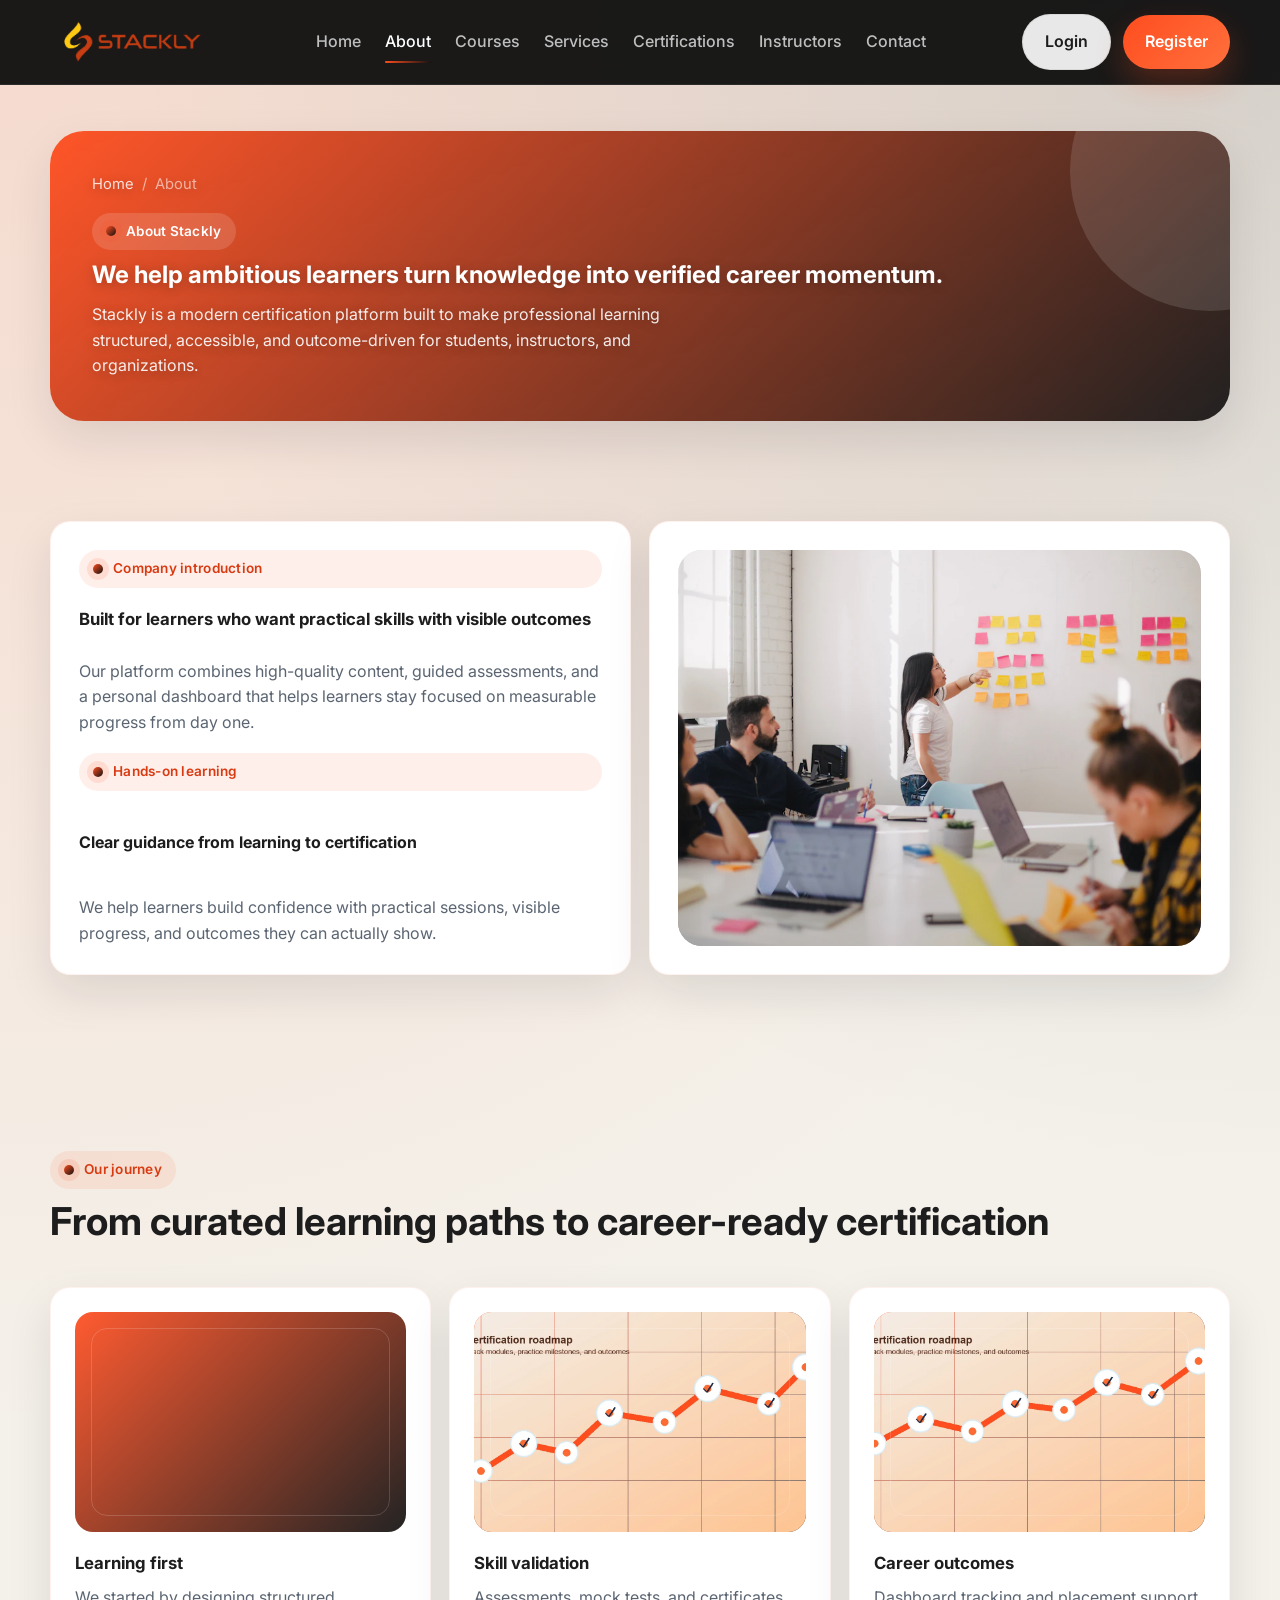
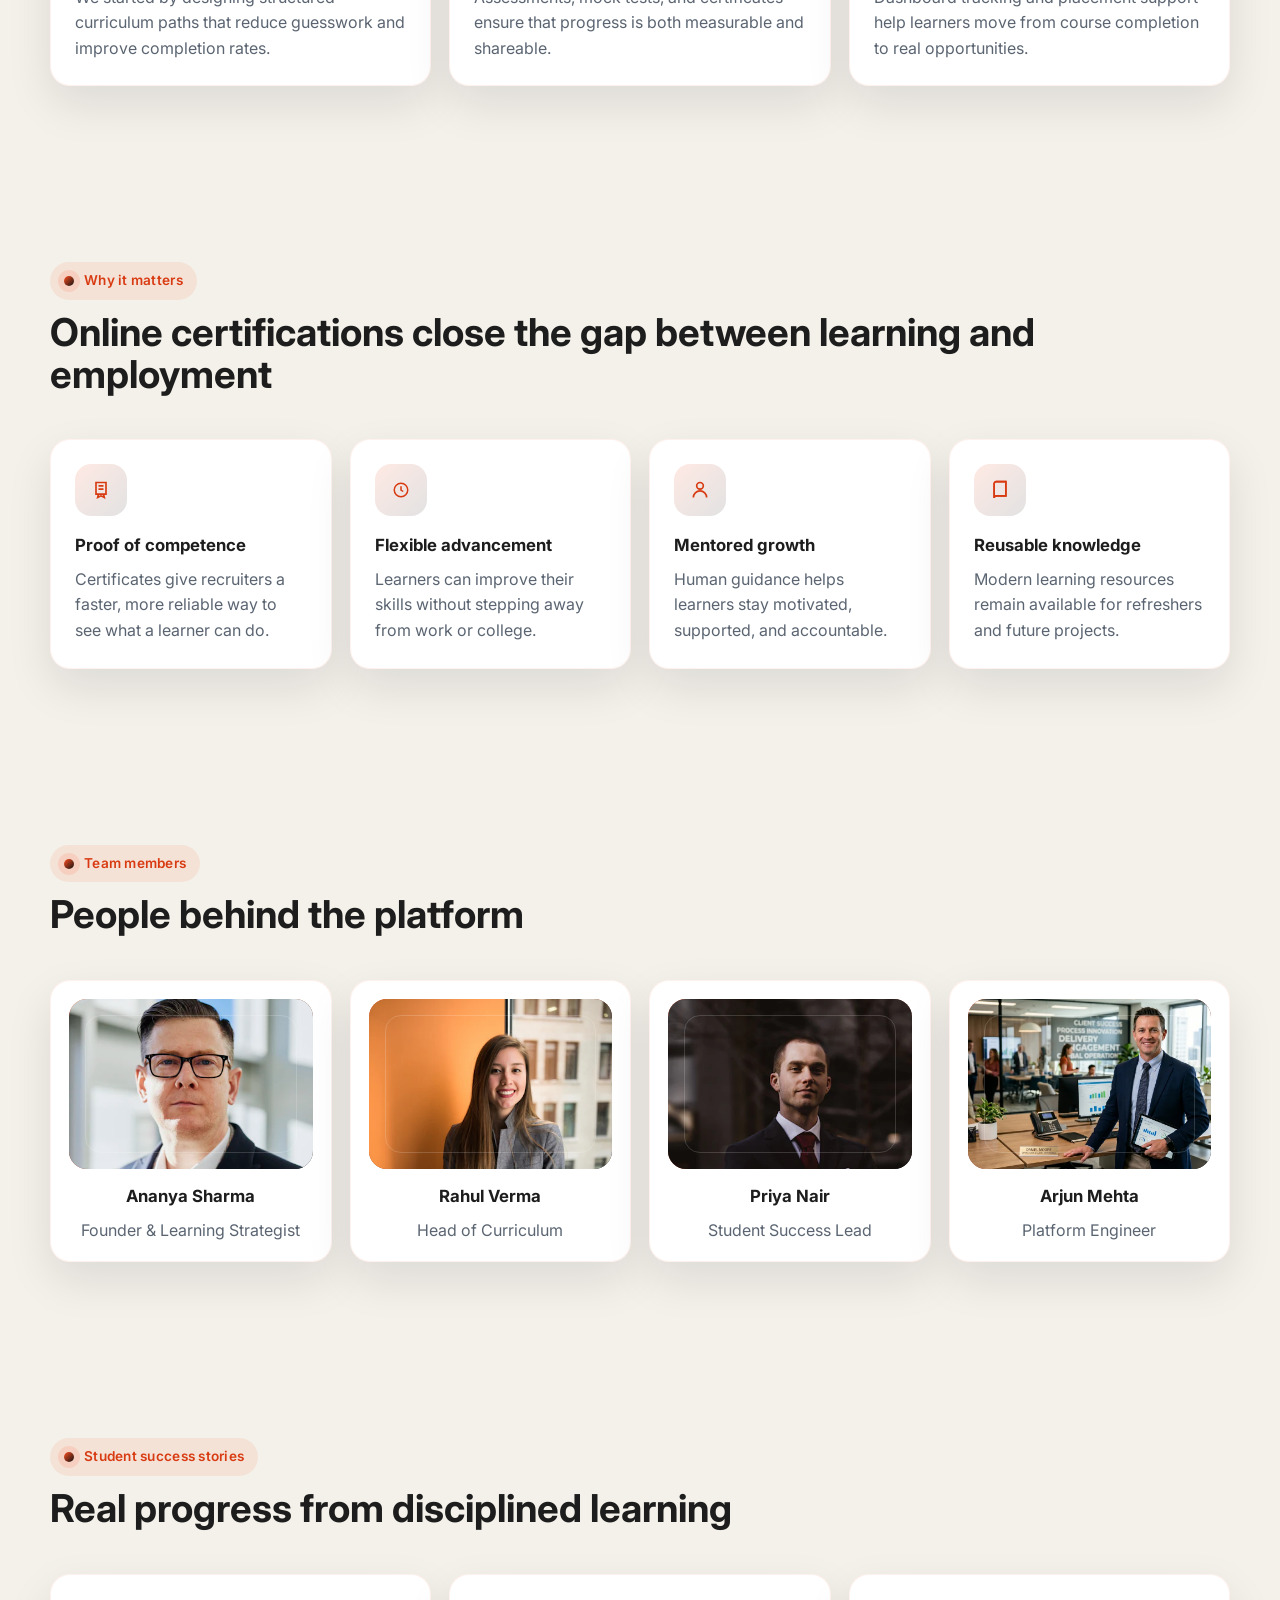
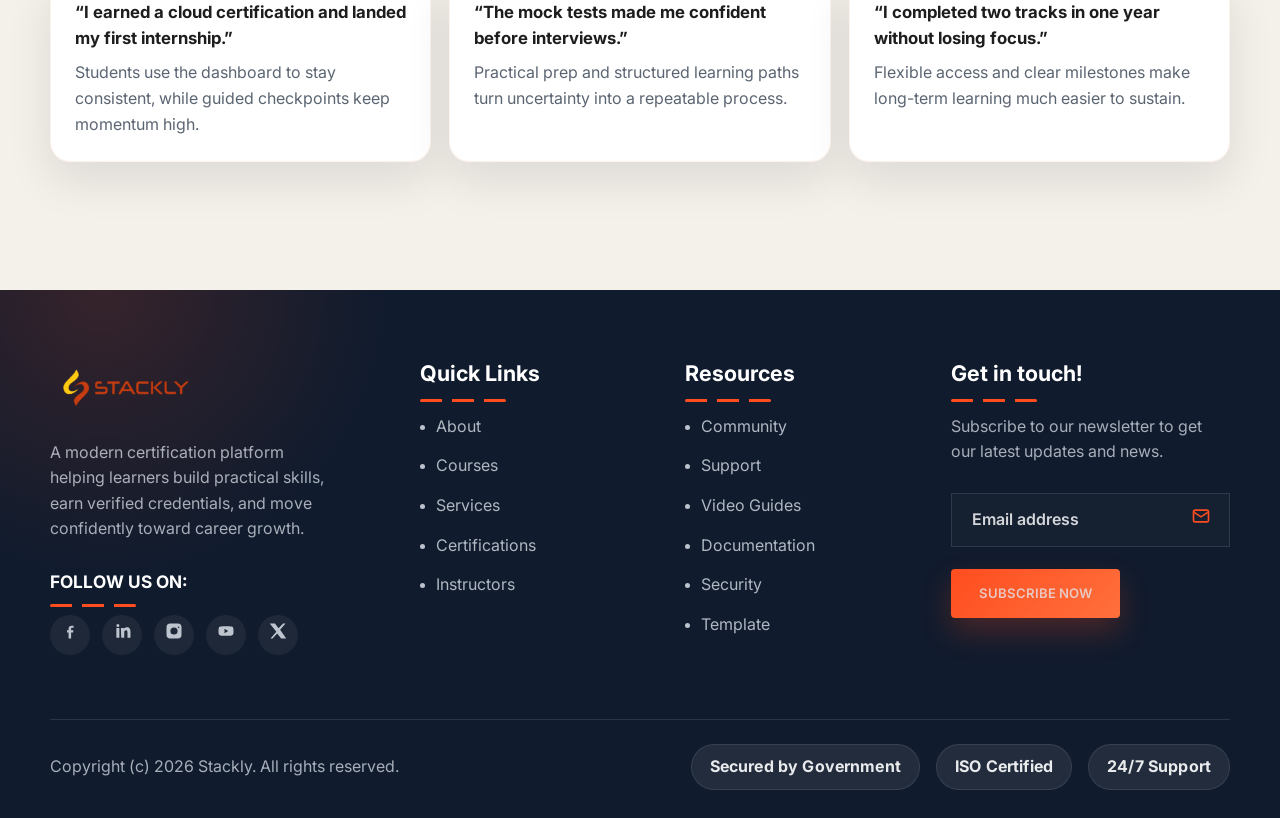
<file: about.html>
<!DOCTYPE html>
<html lang="en">
<head>
  <meta charset="UTF-8" />
  <meta name="viewport" content="width=device-width, initial-scale=1.0" />
  <title>About | Stackly</title>
  <link rel="stylesheet" href="https://unpkg.com/aos@2.3.4/dist/aos.css" />
  <link rel="stylesheet" href="css/style.css" />
  <link rel="stylesheet" href="css/pages.css" />
  <script src="js/storage.js" defer></script>
  <script src="https://unpkg.com/aos@2.3.4/dist/aos.js" defer></script>
  <script src="js/app.js" defer></script>
</head>
<body>
  <header class="site-header">
    <div class="container nav-wrap">
      <a class="brand" href="index.html"><img class="site-logo" src="assets/Logo.webp" alt="Stackly" /></a>
      <nav class="nav">
        <a data-nav-link href="index.html">Home</a>
        <a data-nav-link href="about.html">About</a>
        <a data-nav-link href="courses.html">Courses</a>
        <a data-nav-link href="services.html">Services</a>
        <a data-nav-link href="certifications.html">Certifications</a>
        <a data-nav-link href="instructors.html">Instructors</a>
        <a data-nav-link href="contact.html">Contact</a>
      </nav>
      <div class="nav-actions">
        <a class="btn btn-ghost" href="login.html">Login</a>
        <a class="btn btn-primary" href="register.html">Register</a>
        <button class="hamburger" type="button" aria-label="Open menu" aria-expanded="false" data-hamburger><span></span><span></span><span></span></button>
      </div>
    </div>
    <div class="nav-panel" data-nav-panel>
      <div class="container">
        <nav class="nav">
          <a data-nav-link href="index.html">Home</a>
          <a data-nav-link href="about.html">About</a>
          <a data-nav-link href="courses.html">Courses</a>
          <a data-nav-link href="services.html">Services</a>
          <a data-nav-link href="certifications.html">Certifications</a>
          <a data-nav-link href="instructors.html">Instructors</a>
          <a data-nav-link href="contact.html">Contact</a>
        </nav>
        <div class="nav-actions">
          <a class="btn btn-ghost" href="login.html">Login</a>
          <a class="btn btn-primary" href="register.html">Register</a>
        </div>
      </div>
    </div>
  </header>

  <main>
    <section class="page-hero">
      <div class="container page-hero-shell">
        <div class="breadcrumb"><a href="index.html">Home</a><span>/</span><span>About</span></div>
        <span class="eyebrow">About Stackly</span>
        <h1>We help ambitious learners turn knowledge into verified career momentum.</h1>
        <p>Stackly is a modern certification platform built to make professional learning structured, accessible, and outcome-driven for students, instructors, and organizations.</p>
      </div>
    </section>

    <section class="section">
      <div class="container split-grid about-intro-grid">
        <div class="panel about-highlight">
          <span class="eyebrow">Company introduction</span>
          <h3>Built for learners who want practical skills with visible outcomes</h3>
          <p>Our platform combines high-quality content, guided assessments, and a personal dashboard that helps learners stay focused on measurable progress from day one.</p>
          <div class="about-highlight">
            <span class="eyebrow">Hands-on learning</span>
            <h4>Clear guidance from learning to certification</h4>
            <p>We help learners build confidence with practical sessions, visible progress, and outcomes they can actually show.</p>
          </div>
        </div>
        <div class="panel about-visual-card">
          <div class="about-visual">
            <img src="assets/marketing.webp" alt="Learners collaborating during a guided training session" />
          </div>
        </div>
      </div>
    </section>

    <section class="section">
      <div class="container">
        <div class="section-header">
          <div>
            <span class="eyebrow">Our journey</span>
            <h2>From curated learning paths to career-ready certification</h2>
          </div>
        </div>
        <div class="card-grid">
          <article class="story-card">
            <div class="story-media"><img src="assets/journey-roadmap.webp" alt="Curriculum roadmap illustration" loading="lazy" decoding="async" /></div>
            <h3>Learning first</h3>
            <p>We started by designing structured curriculum paths that reduce guesswork and improve completion rates.</p>
          </article>
          <article class="story-card">
            <div class="story-media"><img src="assets/journey-roadmap-2.webp" alt="Skills validation roadmap illustration" loading="lazy" decoding="async" /></div>
            <h3>Skill validation</h3>
            <p>Assessments, mock tests, and certificates ensure that progress is both measurable and shareable.</p>
          </article>
          <article class="story-card">
            <div class="story-media"><img src="assets/journey-roadmap-3.webp" alt="Career outcomes roadmap illustration" loading="lazy" decoding="async" /></div>
            <h3>Career outcomes</h3>
            <p>Dashboard tracking and placement support help learners move from course completion to real opportunities.</p>
          </article>
        </div>
      </div>
    </section>

    <section class="section">
      <div class="container">
        <div class="section-header">
          <div>
            <span class="eyebrow">Why it matters</span>
            <h2>Online certifications close the gap between learning and employment</h2>
          </div>
        </div>
        <div class="card-grid">
          <article class="feature-card"><div class="feature-icon" data-icon="certificate"></div><h3>Proof of competence</h3><p>Certificates give recruiters a faster, more reliable way to see what a learner can do.</p></article>
          <article class="feature-card"><div class="feature-icon" data-icon="clock"></div><h3>Flexible advancement</h3><p>Learners can improve their skills without stepping away from work or college.</p></article>
          <article class="feature-card"><div class="feature-icon" data-icon="teacher"></div><h3>Mentored growth</h3><p>Human guidance helps learners stay motivated, supported, and accountable.</p></article>
          <article class="feature-card"><div class="feature-icon" data-icon="book"></div><h3>Reusable knowledge</h3><p>Modern learning resources remain available for refreshers and future projects.</p></article>
        </div>
      </div>
    </section>

    <section class="section">
      <div class="container">
        <div class="section-header">
          <div>
            <span class="eyebrow">Team members</span>
            <h2>People behind the platform</h2>
          </div>
        </div>
        <div class="card-grid">
          <article class="instructor-card">
            <div class="instructor-photo"><img class="team-photo team-photo-1" src="assets/Corporate-team1-img.webp" alt="Corporate team member 1" loading="lazy" decoding="async" /></div>
            <h3>Ananya Sharma</h3>
            <p>Founder & Learning Strategist</p>
          </article>
          <article class="instructor-card">
            <div class="instructor-photo"><img class="team-photo team-photo-2" src="assets/Corporate-team2-img.webp" alt="Corporate team member 2" loading="lazy" decoding="async" /></div>
            <h3>Rahul Verma</h3>
            <p>Head of Curriculum</p>
          </article>
          <article class="instructor-card">
            <div class="instructor-photo"><img class="team-photo team-photo-3" src="assets/Corporate-team3-img.webp" alt="Corporate team member 3" loading="lazy" decoding="async" /></div>
            <h3>Priya Nair</h3>
            <p>Student Success Lead</p>
          </article>
          <article class="instructor-card">
            <div class="instructor-photo"><img class="team-photo team-photo-4" src="assets/Daniel_Moore_Operations_&_Client.webp" alt="Daniel Moore, Operations and Client" loading="lazy" decoding="async" /></div>
            <h3>Arjun Mehta</h3>
            <p>Platform Engineer</p>
          </article>
        </div>
      </div>
    </section>

    <section class="section">
      <div class="container">
        <div class="section-header">
          <div>
            <span class="eyebrow">Student success stories</span>
            <h2>Real progress from disciplined learning</h2>
          </div>
        </div>
        <div class="card-grid">
          <article class="story-card">
            <h3>“I earned a cloud certification and landed my first internship.”</h3>
            <p>Students use the dashboard to stay consistent, while guided checkpoints keep momentum high.</p>
          </article>
          <article class="story-card">
            <h3>“The mock tests made me confident before interviews.”</h3>
            <p>Practical prep and structured learning paths turn uncertainty into a repeatable process.</p>
          </article>
          <article class="story-card">
            <h3>“I completed two tracks in one year without losing focus.”</h3>
            <p>Flexible access and clear milestones make long-term learning much easier to sustain.</p>
          </article>
        </div>
      </div>
    </section>
  </main>

  <footer class="footer">
    <div class="container">
      <div class="footer-grid">
        <div class="footer-brand-col">
          <a class="brand" href="index.html">
            <img class="site-logo footer-logo" src="assets/Logo.webp" alt="Stackly" />
          </a>
          <p>A modern certification platform helping learners build practical skills, earn verified credentials, and move confidently toward career growth.</p>
          <h4>Follow us on:</h4>
          <div class="footer-social" aria-label="Social media links">
            <a href="404.html" aria-label="Facebook"><span data-icon="facebook"></span></a>
            <a href="404.html" aria-label="LinkedIn"><span data-icon="linkedin"></span></a>
            <a href="404.html" aria-label="Instagram"><span data-icon="instagram"></span></a>
            <a href="404.html" aria-label="YouTube"><span data-icon="youtube"></span></a>
            <a href="404.html" aria-label="X"><span data-icon="x"></span></a>
          </div>
        </div>
        <div>
          <h4>Quick Links</h4>
          <ul>
            <li><a href="about.html">About</a></li>
            <li><a href="courses.html">Courses</a></li>
            <li><a href="services.html">Services</a></li>
            <li><a href="certifications.html">Certifications</a></li>
            <li><a href="instructors.html">Instructors</a></li>
          </ul>
        </div>
        <div>
          <h4>Resources</h4>
          <ul>
            <li><a href="404.html">Community</a></li>
            <li><a href="404.html">Support</a></li>
            <li><a href="404.html">Video Guides</a></li>
            <li><a href="404.html">Documentation</a></li>
            <li><a href="404.html">Security</a></li>
            <li><a href="404.html">Template</a></li>
          </ul>
        </div>
        <div class="footer-newsletter">
          <h4>Get in touch!</h4>
          <p>Subscribe to our newsletter to get our latest updates and news.</p>
          <div class="newsletter-box">
            <input type="email" placeholder="Email address" aria-label="Email address" />
            <span data-icon="mail"></span>
          </div>
          <a class="btn btn-primary" href="404.html">Subscribe Now</a>
        </div>
      </div>
      <div class="footer-bottom">
        <span>Copyright (c)&nbsp;<span data-year></span>&nbsp;Stackly.&nbsp;All&nbsp;rights&nbsp;reserved.</span>
        <span class="footer-badges">
          <span class="footer-badge">Secured by Government</span>
          <span class="footer-badge">ISO Certified</span>
          <span class="footer-badge">24/7 Support</span>
        </span>
      </div>
    </div>
  </footer>
</body>
</html>
</file>
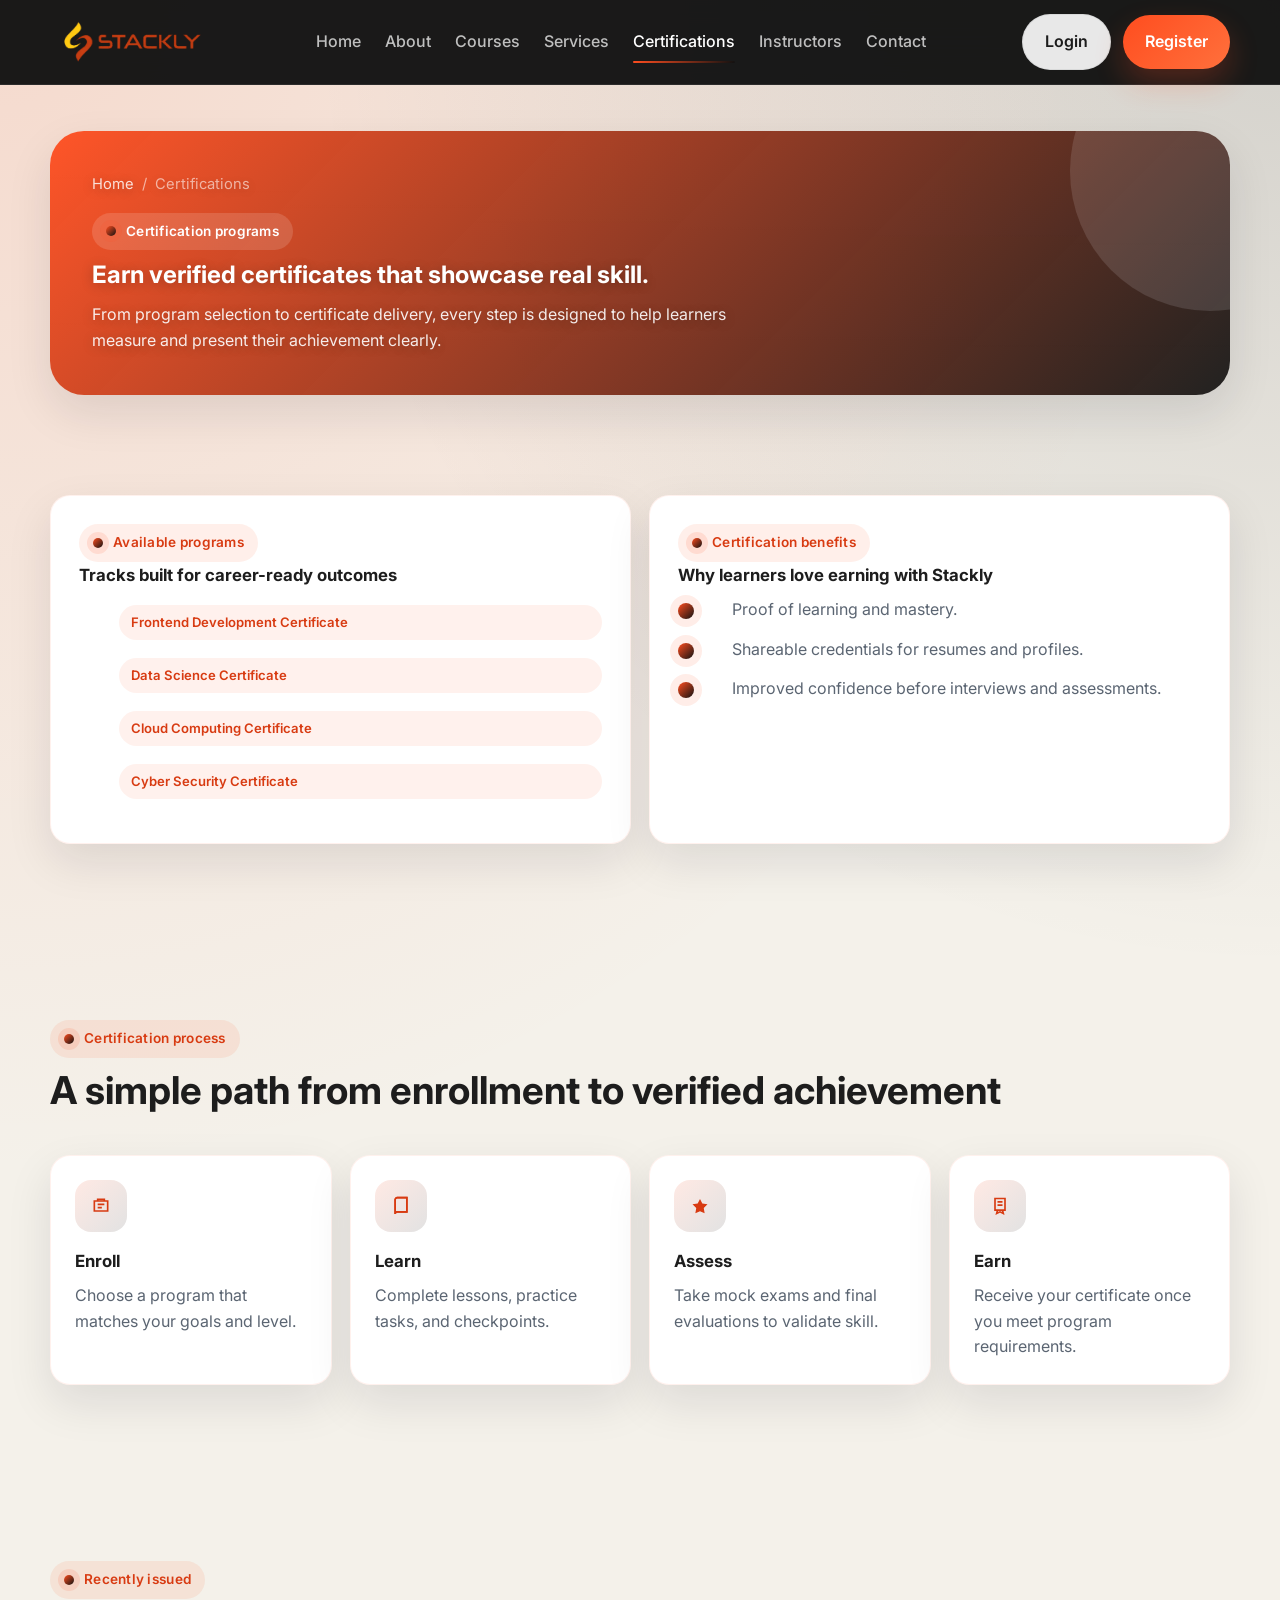
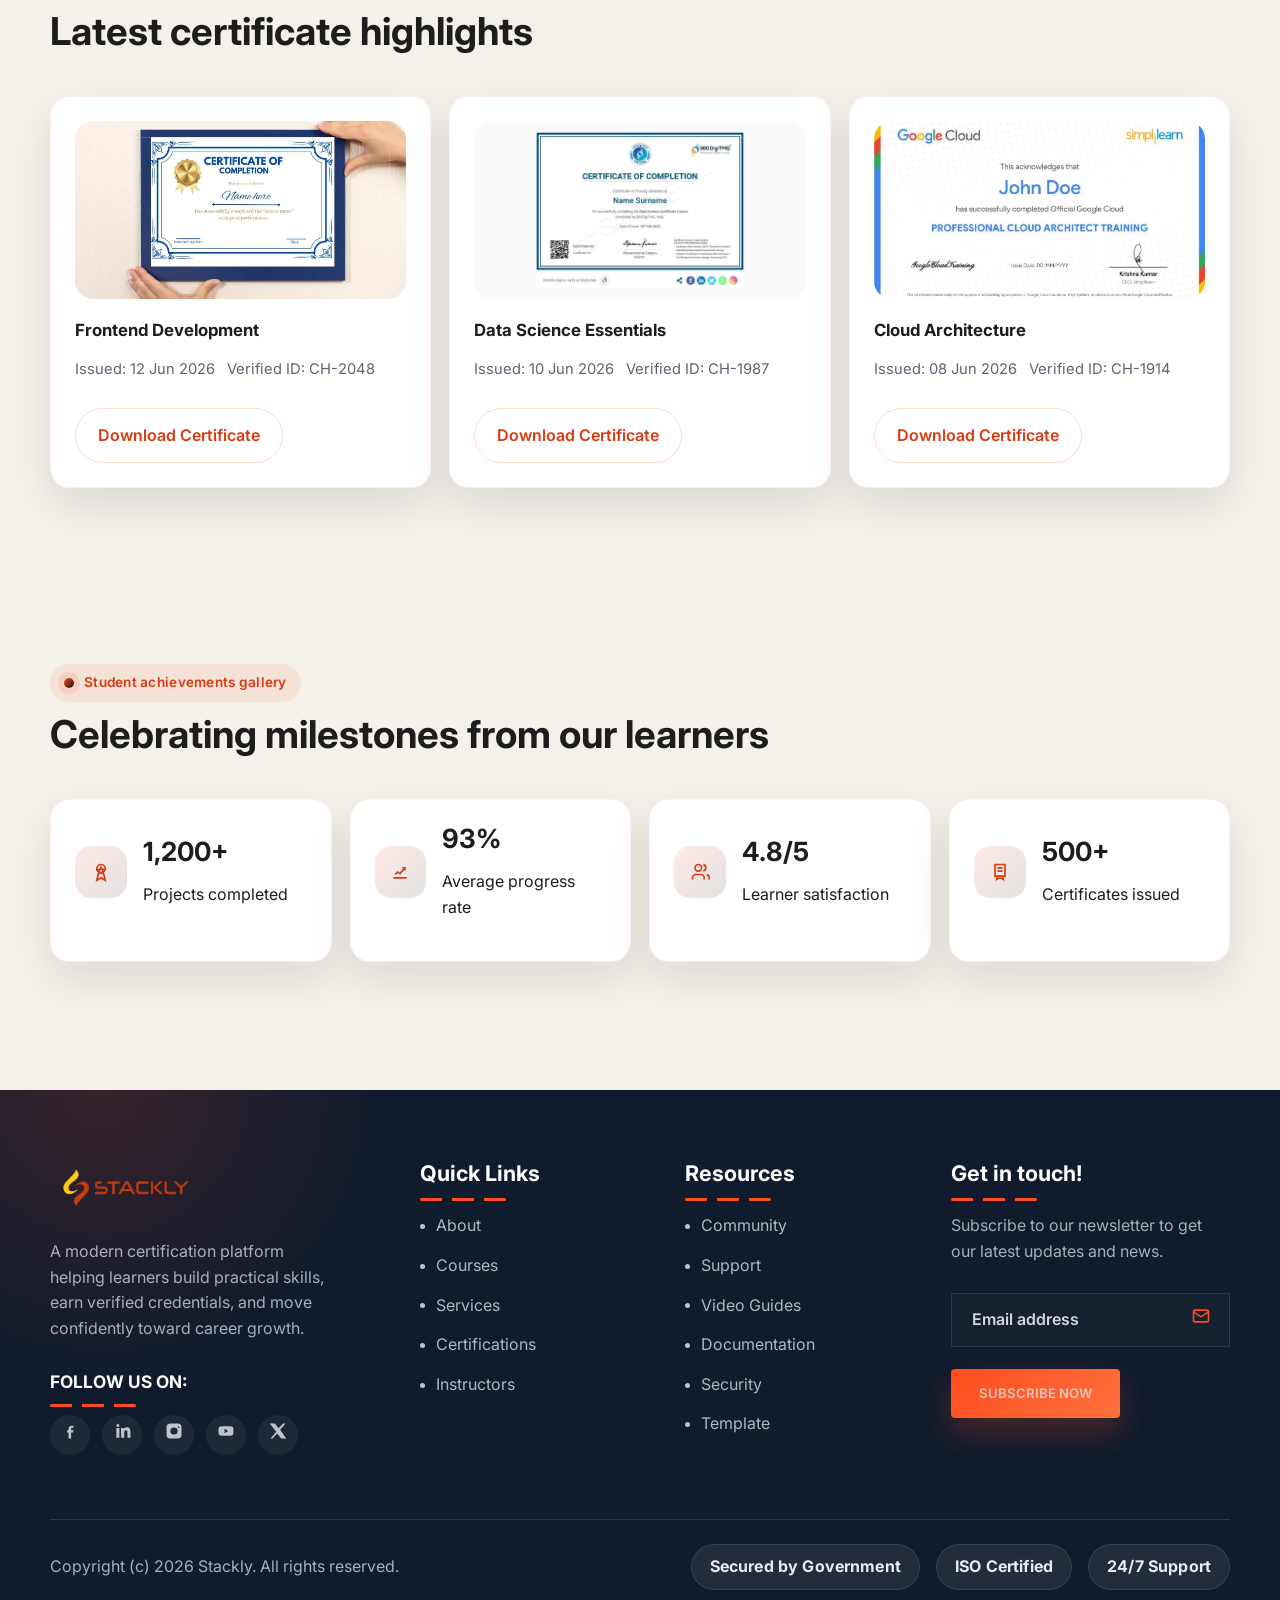
<file: certifications.html>
<!DOCTYPE html>
<html lang="en">
<head>
  <meta charset="UTF-8" />
  <meta name="viewport" content="width=device-width, initial-scale=1.0" />
  <title>Certifications | Stackly</title>
  <link rel="stylesheet" href="https://unpkg.com/aos@2.3.4/dist/aos.css" />
  <link rel="stylesheet" href="css/style.css" />
  <link rel="stylesheet" href="css/pages.css" />
  <script src="js/storage.js" defer></script>
  <script src="https://unpkg.com/aos@2.3.4/dist/aos.js" defer></script>
  <script src="js/app.js" defer></script>
</head>
<body>
  <header class="site-header">
    <div class="container nav-wrap">
      <a class="brand" href="index.html"><img class="site-logo" src="assets/Logo.webp" alt="Stackly" /></a>
      <nav class="nav">
        <a data-nav-link href="index.html">Home</a>
        <a data-nav-link href="about.html">About</a>
        <a data-nav-link href="courses.html">Courses</a>
        <a data-nav-link href="services.html">Services</a>
        <a data-nav-link href="certifications.html">Certifications</a>
        <a data-nav-link href="instructors.html">Instructors</a>
        <a data-nav-link href="contact.html">Contact</a>
      </nav>
      <div class="nav-actions">
        <a class="btn btn-ghost" href="login.html">Login</a>
        <a class="btn btn-primary" href="register.html">Register</a>
        <button class="hamburger" type="button" aria-label="Open menu" aria-expanded="false" data-hamburger><span></span><span></span><span></span></button>
      </div>
    </div>
    <div class="nav-panel" data-nav-panel>
      <div class="container">
        <nav class="nav">
          <a data-nav-link href="index.html">Home</a>
          <a data-nav-link href="about.html">About</a>
          <a data-nav-link href="courses.html">Courses</a>
          <a data-nav-link href="services.html">Services</a>
          <a data-nav-link href="certifications.html">Certifications</a>
          <a data-nav-link href="instructors.html">Instructors</a>
          <a data-nav-link href="contact.html">Contact</a>
        </nav>
        <div class="nav-actions">
          <a class="btn btn-ghost" href="login.html">Login</a>
          <a class="btn btn-primary" href="register.html">Register</a>
        </div>
      </div>
    </div>
  </header>

  <main>
    <section class="page-hero">
      <div class="container page-hero-shell">
        <div class="breadcrumb"><a href="index.html">Home</a><span>/</span><span>Certifications</span></div>
        <span class="eyebrow">Certification programs</span>
        <h1>Earn verified certificates that showcase real skill.</h1>
        <p>From program selection to certificate delivery, every step is designed to help learners measure and present their achievement clearly.</p>
      </div>
    </section>

    <section class="section">
      <div class="container">
        <div class="split-grid">
          <div class="panel">
            <span class="eyebrow">Available programs</span>
            <h3>Tracks built for career-ready outcomes</h3>
            <ul class="stack">
              <li class="badge">Frontend Development Certificate</li>
              <li class="badge">Data Science Certificate</li>
              <li class="badge">Cloud Computing Certificate</li>
              <li class="badge">Cyber Security Certificate</li>
            </ul>
          </div>
          <div class="panel">
            <span class="eyebrow">Certification benefits</span>
            <h3>Why learners love earning with Stackly</h3>
            <div class="timeline">
              <div class="timeline-item"><div class="timeline-dot"></div><div><p>Proof of learning and mastery.</p></div></div>
              <div class="timeline-item"><div class="timeline-dot"></div><div><p>Shareable credentials for resumes and profiles.</p></div></div>
              <div class="timeline-item"><div class="timeline-dot"></div><div><p>Improved confidence before interviews and assessments.</p></div></div>
            </div>
          </div>
        </div>
      </div>
    </section>

    <section class="section">
      <div class="container">
        <div class="section-header">
          <div>
            <span class="eyebrow">Certification process</span>
            <h2>A simple path from enrollment to verified achievement</h2>
          </div>
        </div>
        <div class="card-grid">
          <article class="feature-card"><div class="feature-icon" data-icon="courses"></div><h3>Enroll</h3><p>Choose a program that matches your goals and level.</p></article>
          <article class="feature-card"><div class="feature-icon" data-icon="book"></div><h3>Learn</h3><p>Complete lessons, practice tasks, and checkpoints.</p></article>
          <article class="feature-card"><div class="feature-icon" data-icon="star"></div><h3>Assess</h3><p>Take mock exams and final evaluations to validate skill.</p></article>
          <article class="feature-card"><div class="feature-icon" data-icon="certificate"></div><h3>Earn</h3><p>Receive your certificate once you meet program requirements.</p></article>
        </div>
      </div>
    </section>

    <section class="section">
      <div class="container">
        <div class="section-header">
          <div>
            <span class="eyebrow">Recently issued</span>
            <h2>Latest certificate highlights</h2>
          </div>
        </div>
        <div class="card-grid">
          <article class="cert-card">
            <div class="cert-media"><img src="assets/certification_card1.webp" alt="Frontend development certificate preview" loading="lazy" decoding="async" /></div>
            <h3>Frontend Development</h3>
            <div class="cert-meta"><span>Issued: 12 Jun 2026</span><span>Verified ID: CH-2048</span></div>
            <a class="btn btn-outline" href="404.html">Download Certificate</a>
          </article>
          <article class="cert-card">
            <div class="cert-media cert-media-contain"><img src="assets/certification_card2.webp" alt="Data science certificate preview" loading="lazy" decoding="async" /></div>
            <h3>Data Science Essentials</h3>
            <div class="cert-meta"><span>Issued: 10 Jun 2026</span><span>Verified ID: CH-1987</span></div>
            <a class="btn btn-outline" href="404.html">Download Certificate</a>
          </article>
          <article class="cert-card">
            <div class="cert-media"><img src="assets/certification_card3.webp" alt="Cloud architecture certificate preview" loading="lazy" decoding="async" /></div>
            <h3>Cloud Architecture</h3>
            <div class="cert-meta"><span>Issued: 08 Jun 2026</span><span>Verified ID: CH-1914</span></div>
            <a class="btn btn-outline" href="404.html">Download Certificate</a>
          </article>
        </div>
      </div>
    </section>

    <section class="section">
      <div class="container">
        <div class="section-header">
          <div>
            <span class="eyebrow">Student achievements gallery</span>
            <h2>Celebrating milestones from our learners</h2>
          </div>
        </div>
        <div class="card-grid">
          <article class="stats-card"><div class="stat-icon" data-icon="award"></div><div><strong>1,200+</strong><p>Projects completed</p></div></article>
          <article class="stats-card"><div class="stat-icon" data-icon="progress"></div><div><strong>93%</strong><p>Average progress rate</p></div></article>
          <article class="stats-card"><div class="stat-icon" data-icon="users"></div><div><strong>4.8/5</strong><p>Learner satisfaction</p></div></article>
          <article class="stats-card"><div class="stat-icon" data-icon="certificate"></div><div><strong>500+</strong><p>Certificates issued</p></div></article>
        </div>
      </div>
    </section>
  </main>

  <footer class="footer">
    <div class="container">
      <div class="footer-grid">
        <div class="footer-brand-col">
          <a class="brand" href="index.html">
            <img class="site-logo footer-logo" src="assets/Logo.webp" alt="Stackly" />
          </a>
          <p>A modern certification platform helping learners build practical skills, earn verified credentials, and move confidently toward career growth.</p>
          <h4>Follow us on:</h4>
          <div class="footer-social" aria-label="Social media links">
            <a href="404.html" aria-label="Facebook"><span data-icon="facebook"></span></a>
            <a href="404.html" aria-label="LinkedIn"><span data-icon="linkedin"></span></a>
            <a href="404.html" aria-label="Instagram"><span data-icon="instagram"></span></a>
            <a href="404.html" aria-label="YouTube"><span data-icon="youtube"></span></a>
            <a href="404.html" aria-label="X"><span data-icon="x"></span></a>
          </div>
        </div>
        <div>
          <h4>Quick Links</h4>
          <ul>
            <li><a href="about.html">About</a></li>
            <li><a href="courses.html">Courses</a></li>
            <li><a href="services.html">Services</a></li>
            <li><a href="certifications.html">Certifications</a></li>
            <li><a href="instructors.html">Instructors</a></li>
          </ul>
        </div>
        <div>
          <h4>Resources</h4>
          <ul>
            <li><a href="404.html">Community</a></li>
            <li><a href="404.html">Support</a></li>
            <li><a href="404.html">Video Guides</a></li>
            <li><a href="404.html">Documentation</a></li>
            <li><a href="404.html">Security</a></li>
            <li><a href="404.html">Template</a></li>
          </ul>
        </div>
        <div class="footer-newsletter">
          <h4>Get in touch!</h4>
          <p>Subscribe to our newsletter to get our latest updates and news.</p>
          <div class="newsletter-box">
            <input type="email" placeholder="Email address" aria-label="Email address" />
            <span data-icon="mail"></span>
          </div>
          <a class="btn btn-primary" href="404.html">Subscribe Now</a>
        </div>
      </div>
      <div class="footer-bottom">
        <span>Copyright (c)&nbsp;<span data-year></span>&nbsp;Stackly.&nbsp;All&nbsp;rights&nbsp;reserved.</span>
        <span class="footer-badges">
          <span class="footer-badge">Secured by Government</span>
          <span class="footer-badge">ISO Certified</span>
          <span class="footer-badge">24/7 Support</span>
        </span>
      </div>
    </div>
  </footer>
</body>
</html>
</file>
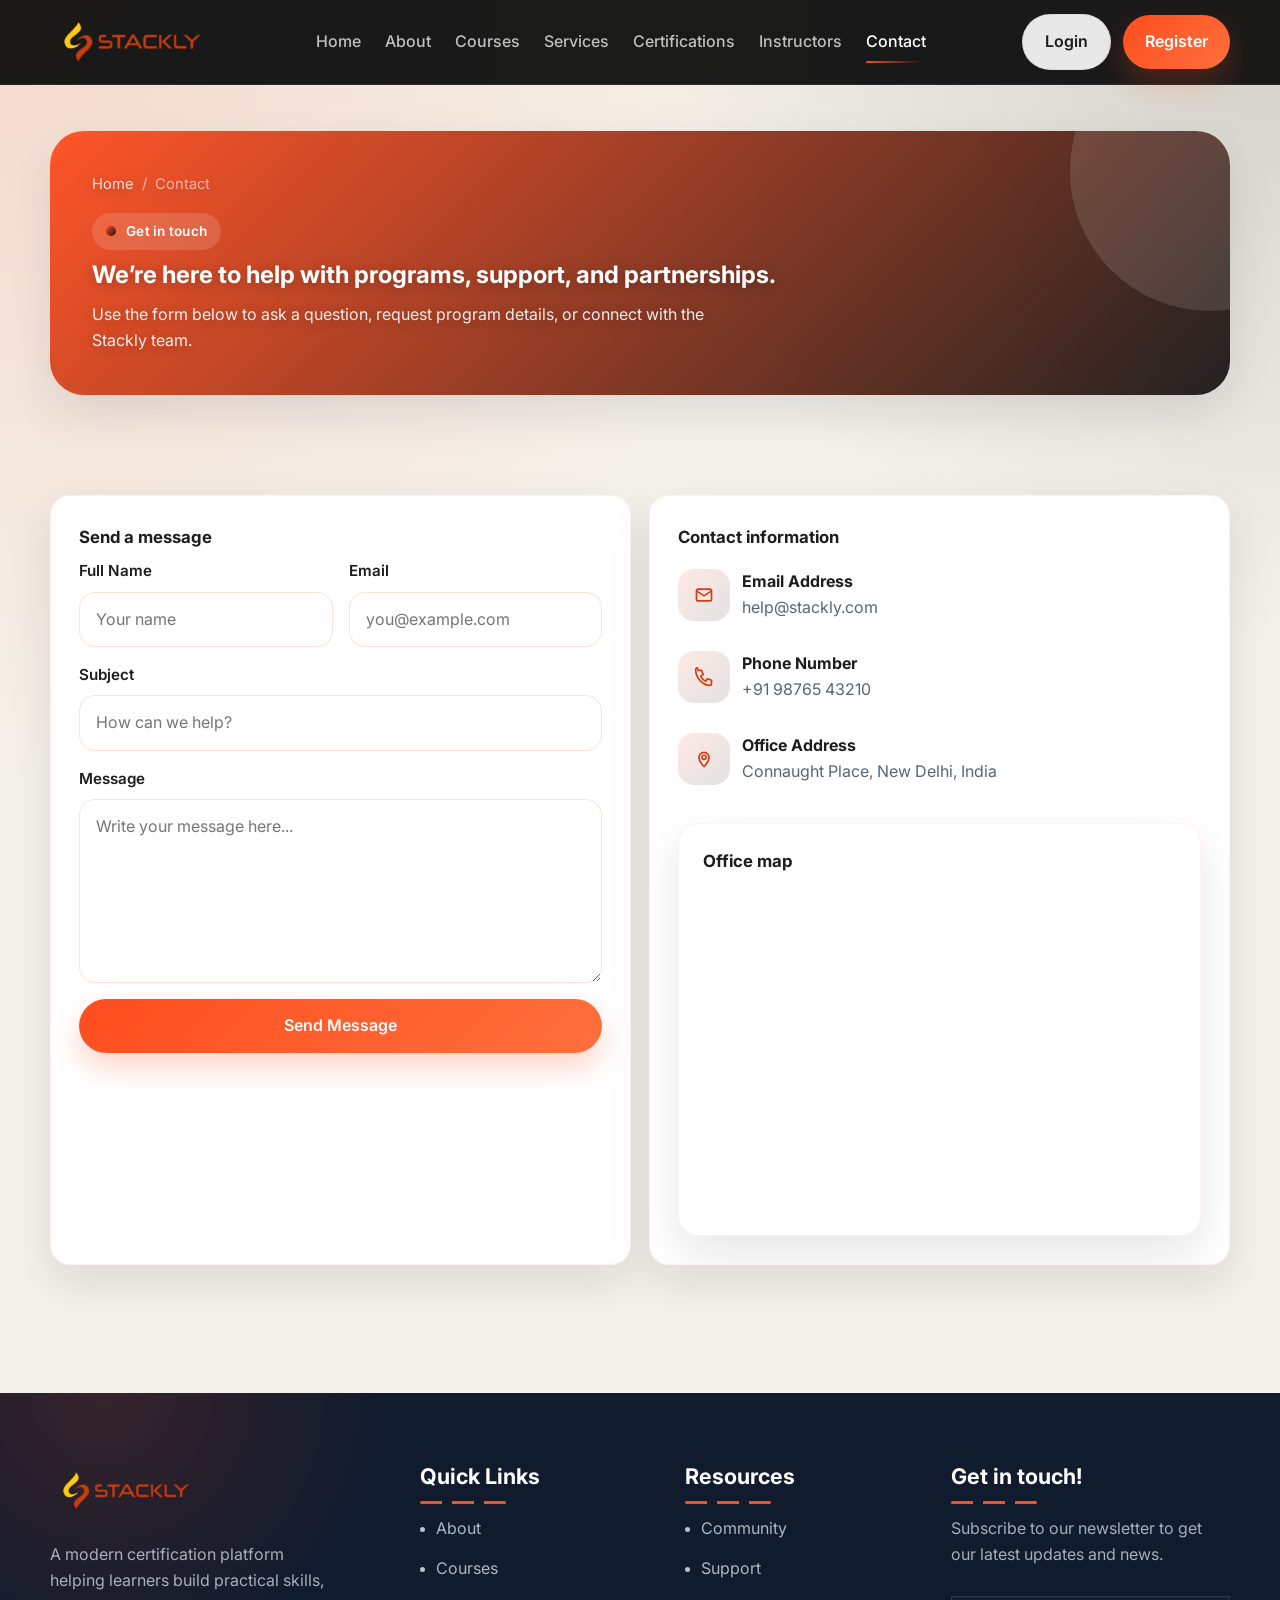
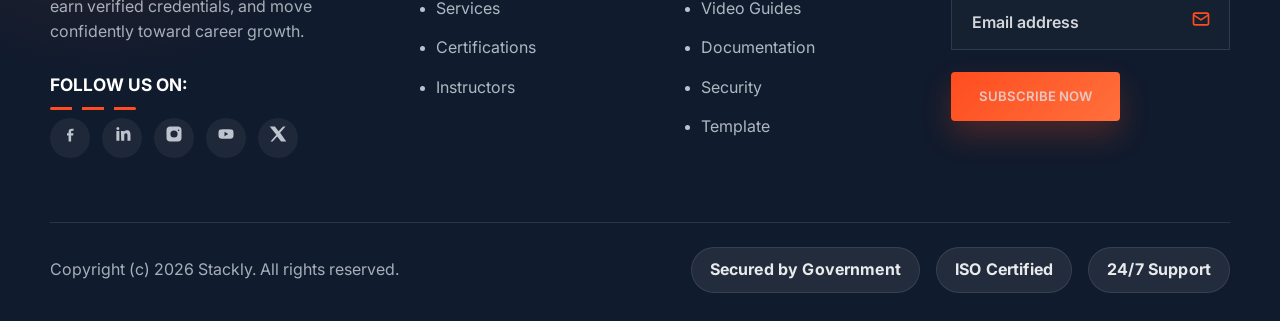
<file: contact.html>
<!DOCTYPE html>
<html lang="en">
<head>
  <meta charset="UTF-8" />
  <meta name="viewport" content="width=device-width, initial-scale=1.0" />
  <title>Contact | Stackly</title>
  <link rel="stylesheet" href="https://unpkg.com/aos@2.3.4/dist/aos.css" />
  <link rel="stylesheet" href="css/style.css" />
  <link rel="stylesheet" href="css/pages.css" />
  <script src="js/storage.js" defer></script>
  <script src="https://unpkg.com/aos@2.3.4/dist/aos.js" defer></script>
  <script src="js/app.js" defer></script>
</head>
<body>
  <header class="site-header">
    <div class="container nav-wrap">
      <a class="brand" href="index.html"><img class="site-logo" src="assets/Logo.webp" alt="Stackly" /></a>
      <nav class="nav">
        <a data-nav-link href="index.html">Home</a>
        <a data-nav-link href="about.html">About</a>
        <a data-nav-link href="courses.html">Courses</a>
        <a data-nav-link href="services.html">Services</a>
        <a data-nav-link href="certifications.html">Certifications</a>
        <a data-nav-link href="instructors.html">Instructors</a>
        <a data-nav-link href="contact.html">Contact</a>
      </nav>
      <div class="nav-actions">
        <a class="btn btn-ghost" href="login.html">Login</a>
        <a class="btn btn-primary" href="register.html">Register</a>
        <button class="hamburger" type="button" aria-label="Open menu" aria-expanded="false" data-hamburger><span></span><span></span><span></span></button>
      </div>
    </div>
    <div class="nav-panel" data-nav-panel>
      <div class="container">
        <nav class="nav">
          <a data-nav-link href="index.html">Home</a>
          <a data-nav-link href="about.html">About</a>
          <a data-nav-link href="courses.html">Courses</a>
          <a data-nav-link href="services.html">Services</a>
          <a data-nav-link href="certifications.html">Certifications</a>
          <a data-nav-link href="instructors.html">Instructors</a>
          <a data-nav-link href="contact.html">Contact</a>
        </nav>
        <div class="nav-actions">
          <a class="btn btn-ghost" href="login.html">Login</a>
          <a class="btn btn-primary" href="register.html">Register</a>
        </div>
      </div>
    </div>
  </header>

  <main>
    <section class="page-hero">
      <div class="container page-hero-shell">
        <div class="breadcrumb"><a href="index.html">Home</a><span>/</span><span>Contact</span></div>
        <span class="eyebrow">Get in touch</span>
        <h1>We’re here to help with programs, support, and partnerships.</h1>
        <p>Use the form below to ask a question, request program details, or connect with the Stackly team.</p>
      </div>
    </section>

    <section class="section">
      <div class="container split-grid">
        <div class="panel">
          <h3>Send a message</h3>
          <form class="form" data-contact-form>
            <div class="field-grid">
              <div class="field"><label for="name">Full Name</label><input id="name" type="text" placeholder="Your name" required></div>
              <div class="field"><label for="email">Email</label><input id="email" type="email" placeholder="you@example.com" required></div>
            </div>
            <div class="field"><label for="subject">Subject</label><input id="subject" type="text" placeholder="How can we help?" required></div>
            <div class="field"><label for="message">Message</label><textarea id="message" rows="6" placeholder="Write your message here..." required></textarea></div>
            <button class="btn btn-primary" type="submit">Send Message</button>
            <div data-form-status></div>
          </form>
        </div>
        <div class="panel">
          <h3>Contact information</h3>
          <div class="contact-details">
            <div class="contact-item"><div class="mini-icon" data-icon="mail"></div><div><strong>Email Address</strong><p>help@stackly.com</p></div></div>
            <div class="contact-item"><div class="mini-icon" data-icon="phone"></div><div><strong>Phone Number</strong><p>+91 98765 43210</p></div></div>
            <div class="contact-item"><div class="mini-icon" data-icon="location"></div><div><strong>Office Address</strong><p>Connaught Place, New Delhi, India</p></div></div>
          </div>
          <div class="contact-card page-band">
            <h3>Office map</h3>
            <iframe class="map-frame" title="Office location map" src="https://www.google.com/maps?q=Connaught%20Place%20New%20Delhi&output=embed" loading="lazy"></iframe>
          </div>
        </div>
      </div>
    </section>
  </main>

  <footer class="footer">
    <div class="container">
      <div class="footer-grid">
        <div class="footer-brand-col">
          <a class="brand" href="index.html">
            <img class="site-logo footer-logo" src="assets/Logo.webp" alt="Stackly" />
          </a>
          <p>A modern certification platform helping learners build practical skills, earn verified credentials, and move confidently toward career growth.</p>
          <h4>Follow us on:</h4>
          <div class="footer-social" aria-label="Social media links">
            <a href="404.html" aria-label="Facebook"><span data-icon="facebook"></span></a>
            <a href="404.html" aria-label="LinkedIn"><span data-icon="linkedin"></span></a>
            <a href="404.html" aria-label="Instagram"><span data-icon="instagram"></span></a>
            <a href="404.html" aria-label="YouTube"><span data-icon="youtube"></span></a>
            <a href="404.html" aria-label="X"><span data-icon="x"></span></a>
          </div>
        </div>
        <div>
          <h4>Quick Links</h4>
          <ul>
            <li><a href="about.html">About</a></li>
            <li><a href="courses.html">Courses</a></li>
            <li><a href="services.html">Services</a></li>
            <li><a href="certifications.html">Certifications</a></li>
            <li><a href="instructors.html">Instructors</a></li>
          </ul>
        </div>
        <div>
          <h4>Resources</h4>
          <ul>
            <li><a href="404.html">Community</a></li>
            <li><a href="404.html">Support</a></li>
            <li><a href="404.html">Video Guides</a></li>
            <li><a href="404.html">Documentation</a></li>
            <li><a href="404.html">Security</a></li>
            <li><a href="404.html">Template</a></li>
          </ul>
        </div>
        <div class="footer-newsletter">
          <h4>Get in touch!</h4>
          <p>Subscribe to our newsletter to get our latest updates and news.</p>
          <div class="newsletter-box">
            <input type="email" placeholder="Email address" aria-label="Email address" />
            <span data-icon="mail"></span>
          </div>
          <a class="btn btn-primary" href="404.html">Subscribe Now</a>
        </div>
      </div>
      <div class="footer-bottom">
        <span>Copyright (c)&nbsp;<span data-year></span>&nbsp;Stackly.&nbsp;All&nbsp;rights&nbsp;reserved.</span>
        <span class="footer-badges">
          <span class="footer-badge">Secured by Government</span>
          <span class="footer-badge">ISO Certified</span>
          <span class="footer-badge">24/7 Support</span>
        </span>
      </div>
    </div>
  </footer>
</body>
</html>
</file>
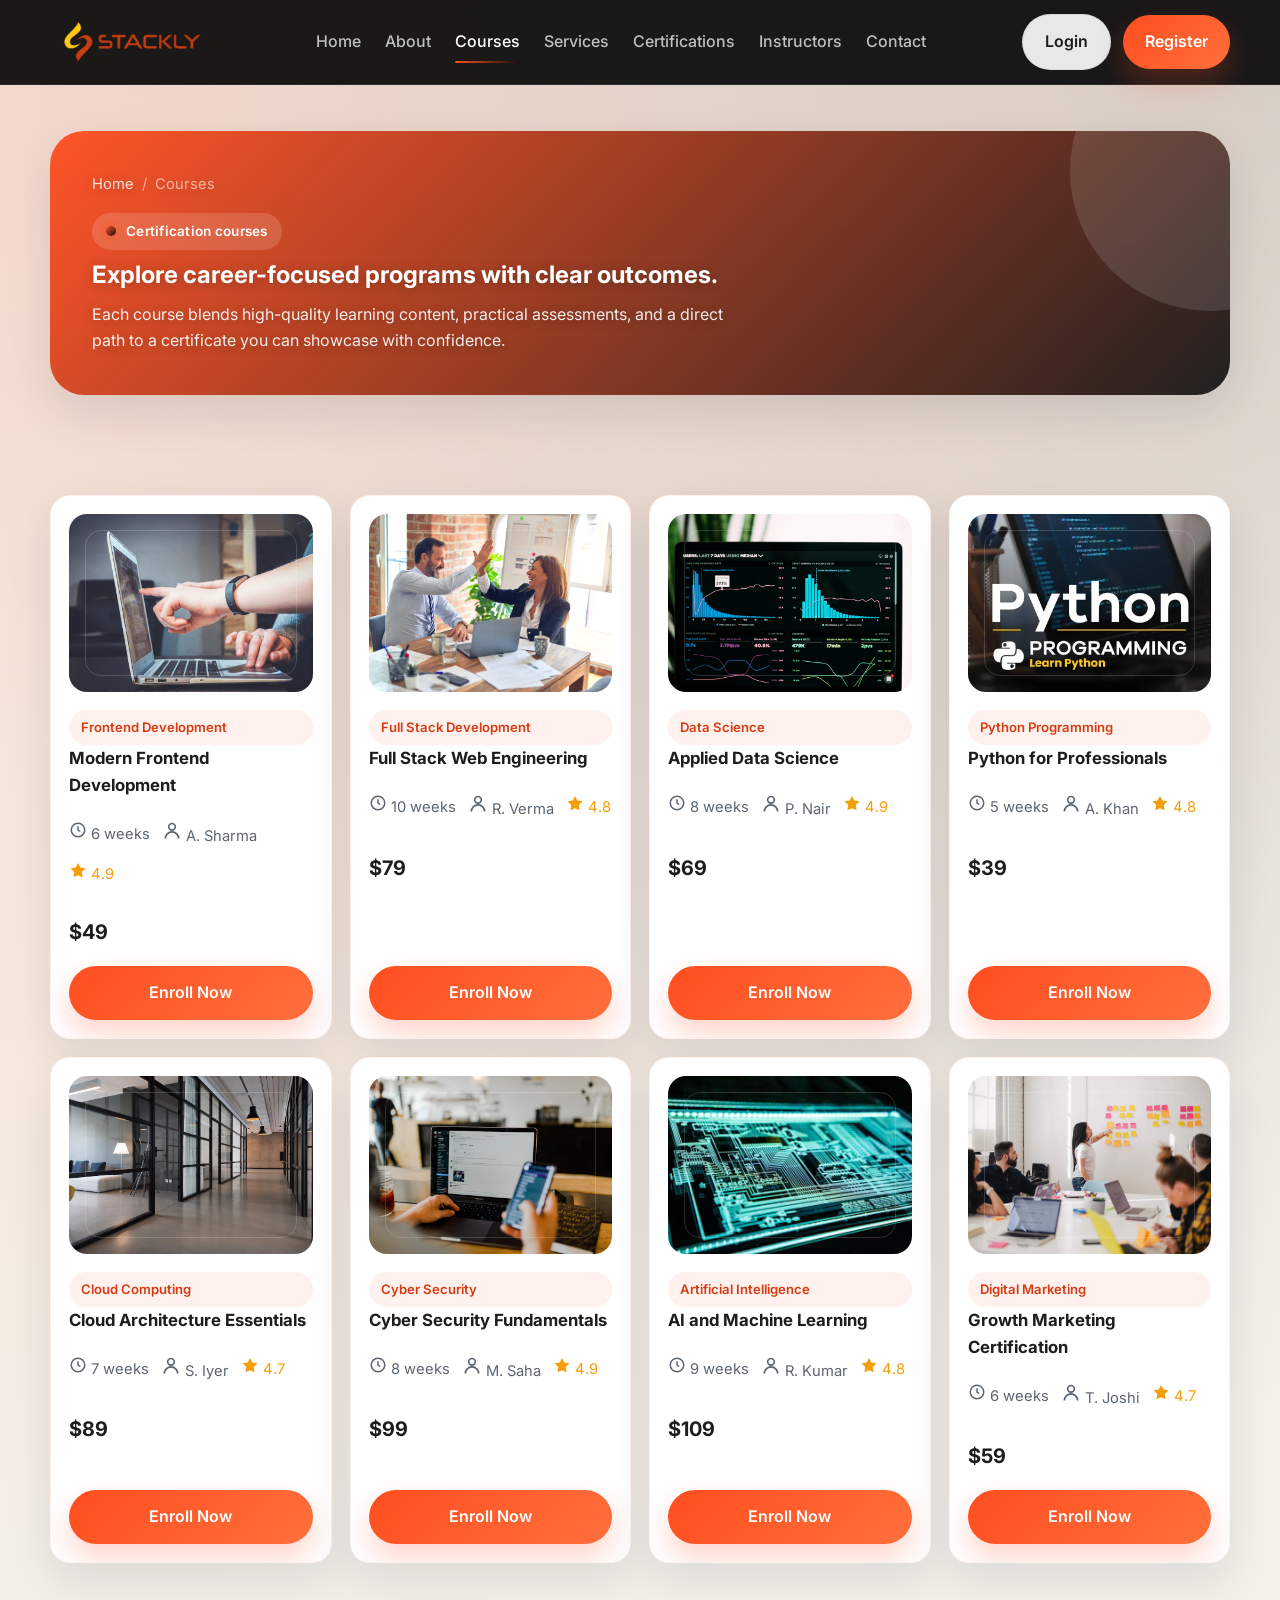
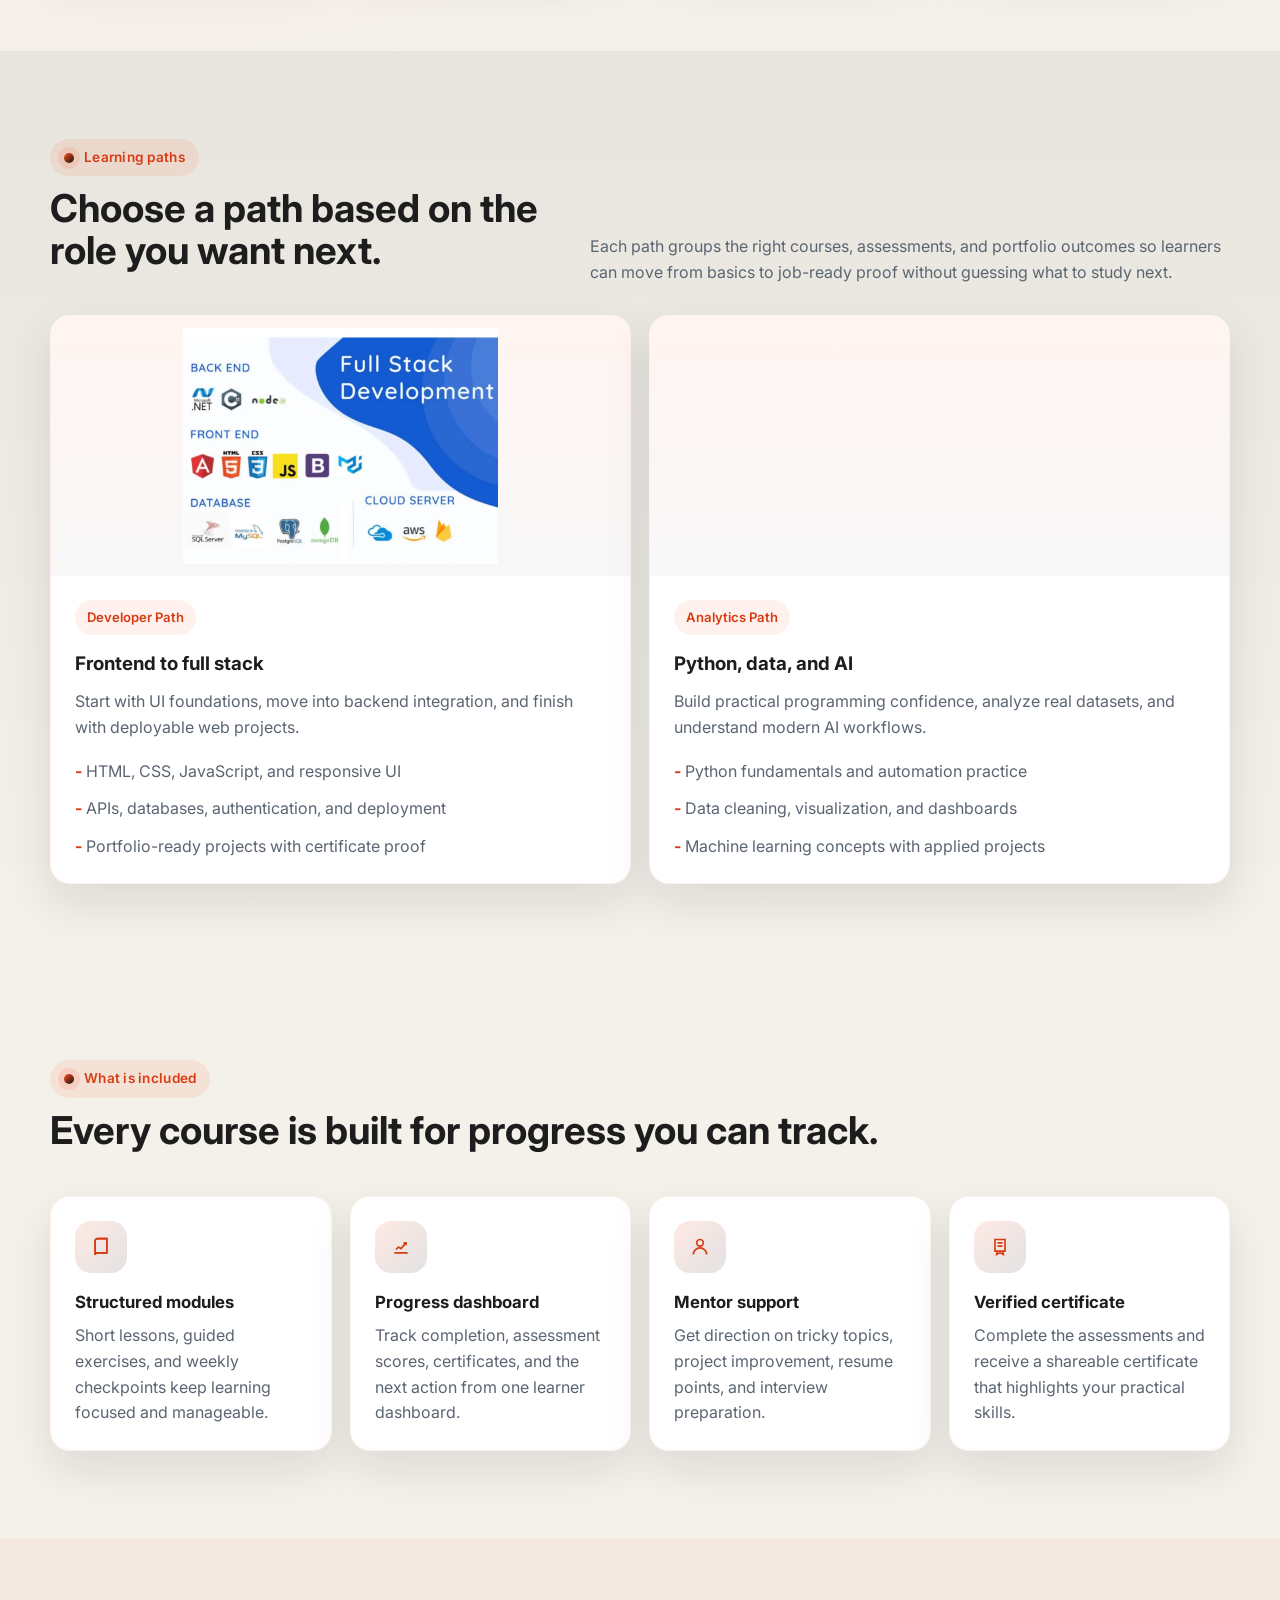
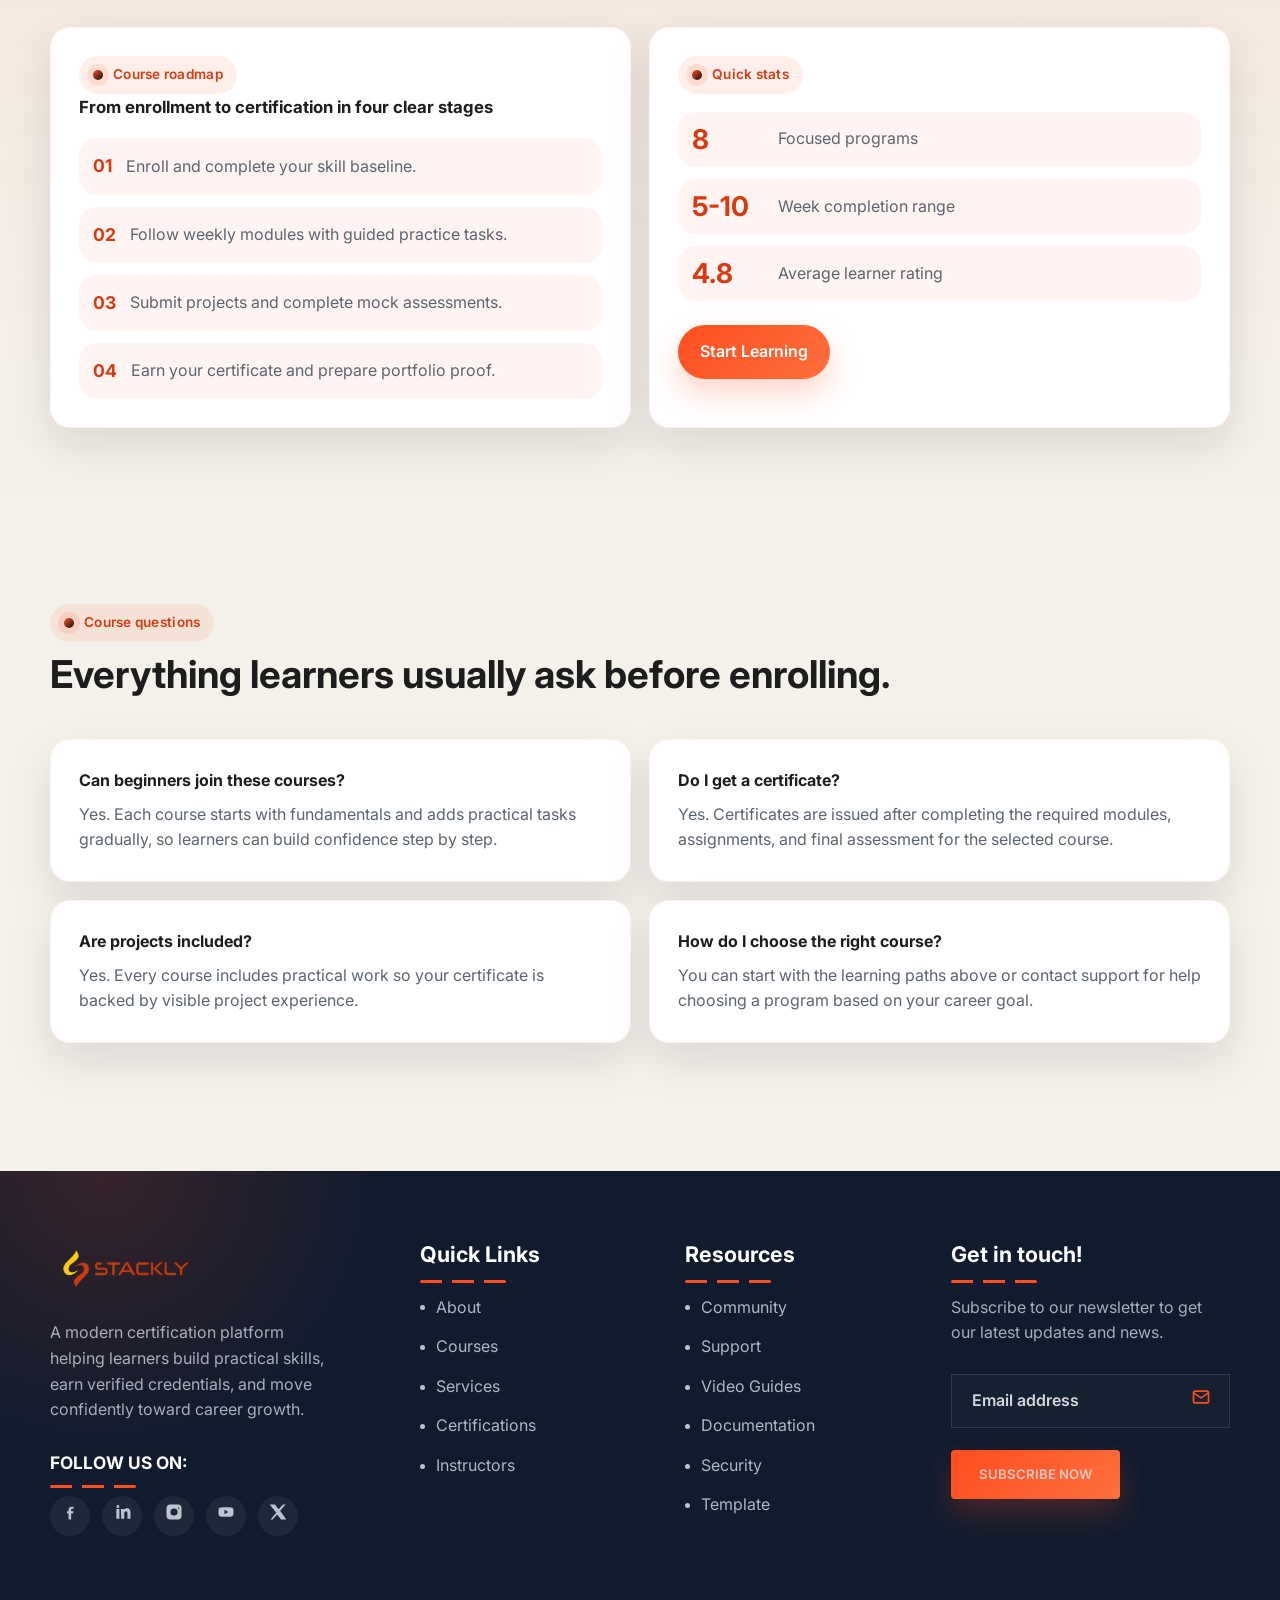
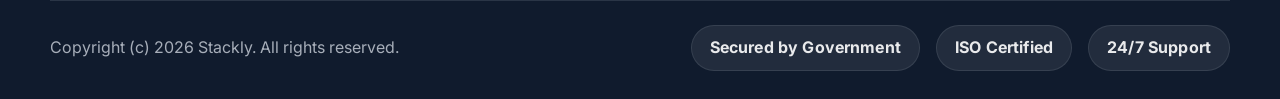
<file: courses.html>
<!DOCTYPE html>
<html lang="en">
<head>
  <meta charset="UTF-8" />
  <meta name="viewport" content="width=device-width, initial-scale=1.0" />
  <title>Courses | Stackly</title>
  <link rel="stylesheet" href="https://unpkg.com/aos@2.3.4/dist/aos.css" />
  <link rel="stylesheet" href="css/style.css" />
  <link rel="stylesheet" href="css/pages.css" />
  <script src="js/storage.js" defer></script>
  <script src="https://unpkg.com/aos@2.3.4/dist/aos.js" defer></script>
  <script src="js/app.js" defer></script>
</head>
<body>
  <header class="site-header">
    <div class="container nav-wrap">
      <a class="brand" href="index.html"><img class="site-logo" src="assets/Logo.webp" alt="Stackly" /></a>
      <nav class="nav">
        <a data-nav-link href="index.html">Home</a>
        <a data-nav-link href="about.html">About</a>
        <a data-nav-link href="courses.html">Courses</a>
        <a data-nav-link href="services.html">Services</a>
        <a data-nav-link href="certifications.html">Certifications</a>
        <a data-nav-link href="instructors.html">Instructors</a>
        <a data-nav-link href="contact.html">Contact</a>
      </nav>
      <div class="nav-actions">
        <a class="btn btn-ghost" href="login.html">Login</a>
        <a class="btn btn-primary" href="register.html">Register</a>
        <button class="hamburger" type="button" aria-label="Open menu" aria-expanded="false" data-hamburger><span></span><span></span><span></span></button>
      </div>
    </div>
    <div class="nav-panel" data-nav-panel>
      <div class="container">
        <nav class="nav">
          <a data-nav-link href="index.html">Home</a>
          <a data-nav-link href="about.html">About</a>
          <a data-nav-link href="courses.html">Courses</a>
          <a data-nav-link href="services.html">Services</a>
          <a data-nav-link href="certifications.html">Certifications</a>
          <a data-nav-link href="instructors.html">Instructors</a>
          <a data-nav-link href="contact.html">Contact</a>
        </nav>
        <div class="nav-actions">
          <a class="btn btn-ghost" href="login.html">Login</a>
          <a class="btn btn-primary" href="register.html">Register</a>
        </div>
      </div>
    </div>
  </header>

  <main>
    <section class="page-hero">
      <div class="container page-hero-shell">
        <div class="breadcrumb"><a href="index.html">Home</a><span>/</span><span>Courses</span></div>
        <span class="eyebrow">Certification courses</span>
        <h1>Explore career-focused programs with clear outcomes.</h1>
        <p>Each course blends high-quality learning content, practical assessments, and a direct path to a certificate you can showcase with confidence.</p>
      </div>
    </section>

    <section class="section">
      <div class="container">
        <div class="card-grid">
          <article class="course-card">
            <div class="course-media"><img src="assets/web.webp" alt="Frontend developer working on a web interface" loading="lazy" decoding="async" /></div>
            <div class="badge">Frontend Development</div>
            <h3>Modern Frontend Development</h3>
            <div class="course-meta"><span><span data-icon="clock"></span> 6 weeks</span><span><span data-icon="teacher"></span> A. Sharma</span><span class="star"><span data-icon="star"></span> 4.9</span></div>
            <div class="course-meta"><span class="price">$49</span></div>
            <a class="btn btn-primary" href="404.html">Enroll Now</a>
          </article>
          <article class="course-card">
            <div class="course-media"><img src="assets/Corporate-about-img.webp" alt="Professionals celebrating a successful full stack project planning session" loading="lazy" decoding="async" /></div>
            <div class="badge">Full Stack Development</div>
            <h3>Full Stack Web Engineering</h3>
            <div class="course-meta"><span><span data-icon="clock"></span> 10 weeks</span><span><span data-icon="teacher"></span> R. Verma</span><span class="star"><span data-icon="star"></span> 4.8</span></div>
            <div class="course-meta"><span class="price">$79</span></div>
            <a class="btn btn-primary" href="404.html">Enroll Now</a>
          </article>
          <article class="course-card">
            <div class="course-media"><img src="assets/data.webp" alt="Analytics dashboard for data science training" loading="lazy" decoding="async" /></div>
            <div class="badge">Data Science</div>
            <h3>Applied Data Science</h3>
            <div class="course-meta"><span><span data-icon="clock"></span> 8 weeks</span><span><span data-icon="teacher"></span> P. Nair</span><span class="star"><span data-icon="star"></span> 4.9</span></div>
            <div class="course-meta"><span class="price">$69</span></div>
            <a class="btn btn-primary" href="404.html">Enroll Now</a>
          </article>
          <article class="course-card">
            <div class="course-media"><img src="assets/phython.webp" alt="Python programming course visual" loading="lazy" decoding="async" /></div>
            <div class="badge">Python Programming</div>
            <h3>Python for Professionals</h3>
            <div class="course-meta"><span><span data-icon="clock"></span> 5 weeks</span><span><span data-icon="teacher"></span> A. Khan</span><span class="star"><span data-icon="star"></span> 4.8</span></div>
            <div class="course-meta"><span class="price">$39</span></div>
            <a class="btn btn-primary" href="404.html">Enroll Now</a>
          </article>
          <article class="course-card">
            <div class="course-media"><img src="assets/ux.webp" alt="Modern workspace for cloud architecture learning" loading="lazy" decoding="async" /></div>
            <div class="badge">Cloud Computing</div>
            <h3>Cloud Architecture Essentials</h3>
            <div class="course-meta"><span><span data-icon="clock"></span> 7 weeks</span><span><span data-icon="teacher"></span> S. Iyer</span><span class="star"><span data-icon="star"></span> 4.7</span></div>
            <div class="course-meta"><span class="price">$89</span></div>
            <a class="btn btn-primary" href="404.html">Enroll Now</a>
          </article>
          <article class="course-card">
            <div class="course-media"><img src="assets/security.webp" alt="Cyber security workstation and secure communication tools" loading="lazy" decoding="async" /></div>
            <div class="badge">Cyber Security</div>
            <h3>Cyber Security Fundamentals</h3>
            <div class="course-meta"><span><span data-icon="clock"></span> 8 weeks</span><span><span data-icon="teacher"></span> M. Saha</span><span class="star"><span data-icon="star"></span> 4.9</span></div>
            <div class="course-meta"><span class="price">$99</span></div>
            <a class="btn btn-primary" href="404.html">Enroll Now</a>
          </article>
          <article class="course-card">
            <div class="course-media"><img src="assets/ai.webp" alt="Artificial intelligence circuit board visualization" loading="lazy" decoding="async" /></div>
            <div class="badge">Artificial Intelligence</div>
            <h3>AI and Machine Learning</h3>
            <div class="course-meta"><span><span data-icon="clock"></span> 9 weeks</span><span><span data-icon="teacher"></span> R. Kumar</span><span class="star"><span data-icon="star"></span> 4.8</span></div>
            <div class="course-meta"><span class="price">$109</span></div>
            <a class="btn btn-primary" href="404.html">Enroll Now</a>
          </article>
          <article class="course-card">
            <div class="course-media"><img src="assets/marketing.webp" alt="Marketing team planning a campaign strategy" loading="lazy" decoding="async" /></div>
            <div class="badge">Digital Marketing</div>
            <h3>Growth Marketing Certification</h3>
            <div class="course-meta"><span><span data-icon="clock"></span> 6 weeks</span><span><span data-icon="teacher"></span> T. Joshi</span><span class="star"><span data-icon="star"></span> 4.7</span></div>
            <div class="course-meta"><span class="price">$59</span></div>
            <a class="btn btn-primary" href="404.html">Enroll Now</a>
          </article>
        </div>
      </div>
    </section>

    <section class="section section-accent">
      <div class="container">
        <div class="section-header">
          <div>
            <span class="eyebrow">Learning paths</span>
            <h2>Choose a path based on the role you want next.</h2>
          </div>
          <p>Each path groups the right courses, assessments, and portfolio outcomes so learners can move from basics to job-ready proof without guessing what to study next.</p>
        </div>
        <div class="card-grid">
          <article class="path-card">
            <div class="path-media"><img src="assets/courses_fullstack.webp" alt="Full stack development learning path visual" loading="lazy" decoding="async" /></div>
            <div class="path-content">
              <span class="badge">Developer Path</span>
              <h3>Frontend to full stack</h3>
              <p>Start with UI foundations, move into backend integration, and finish with deployable web projects.</p>
              <ul>
                <li>HTML, CSS, JavaScript, and responsive UI</li>
                <li>APIs, databases, authentication, and deployment</li>
                <li>Portfolio-ready projects with certificate proof</li>
              </ul>
            </div>
          </article>
          <article class="path-card">
            <div class="path-media"><img src="assets/course_phython_data.webp" alt="Python data science and AI learning path visual" loading="lazy" decoding="async" /></div>
            <div class="path-content">
              <span class="badge">Analytics Path</span>
              <h3>Python, data, and AI</h3>
              <p>Build practical programming confidence, analyze real datasets, and understand modern AI workflows.</p>
              <ul>
                <li>Python fundamentals and automation practice</li>
                <li>Data cleaning, visualization, and dashboards</li>
                <li>Machine learning concepts with applied projects</li>
              </ul>
            </div>
          </article>
        </div>
      </div>
    </section>

    <section class="section">
      <div class="container">
        <div class="section-header">
          <div>
            <span class="eyebrow">What is included</span>
            <h2>Every course is built for progress you can track.</h2>
          </div>
        </div>
        <div class="card-grid">
          <article class="feature-card"><div class="feature-icon" data-icon="book"></div><h3>Structured modules</h3><p>Short lessons, guided exercises, and weekly checkpoints keep learning focused and manageable.</p></article>
          <article class="feature-card"><div class="feature-icon" data-icon="progress"></div><h3>Progress dashboard</h3><p>Track completion, assessment scores, certificates, and the next action from one learner dashboard.</p></article>
          <article class="feature-card"><div class="feature-icon" data-icon="teacher"></div><h3>Mentor support</h3><p>Get direction on tricky topics, project improvement, resume points, and interview preparation.</p></article>
          <article class="feature-card"><div class="feature-icon" data-icon="certificate"></div><h3>Verified certificate</h3><p>Complete the assessments and receive a shareable certificate that highlights your practical skills.</p></article>
        </div>
      </div>
    </section>

    <section class="section section-soft">
      <div class="container">
        <div class="split-grid course-info-grid">
          <div class="panel wide-panel">
            <span class="eyebrow">Course roadmap</span>
            <h3>From enrollment to certification in four clear stages</h3>
            <div class="roadmap-list">
              <div><strong>01</strong><span>Enroll and complete your skill baseline.</span></div>
              <div><strong>02</strong><span>Follow weekly modules with guided practice tasks.</span></div>
              <div><strong>03</strong><span>Submit projects and complete mock assessments.</span></div>
              <div><strong>04</strong><span>Earn your certificate and prepare portfolio proof.</span></div>
            </div>
          </div>
          <aside class="panel side-panel">
            <span class="eyebrow">Quick stats</span>
            <div class="course-stat-list">
              <div><strong>8</strong><span>Focused programs</span></div>
              <div><strong>5-10</strong><span>Week completion range</span></div>
              <div><strong>4.8</strong><span>Average learner rating</span></div>
            </div>
            <a class="btn btn-primary" href="404.html">Start Learning</a>
          </aside>
        </div>
      </div>
    </section>

    <section class="section">
      <div class="container">
        <div class="section-header">
          <div>
            <span class="eyebrow">Course questions</span>
            <h2>Everything learners usually ask before enrolling.</h2>
          </div>
        </div>
        <div class="faq-grid">
          <article class="panel faq-card"><h3>Can beginners join these courses?</h3><p>Yes. Each course starts with fundamentals and adds practical tasks gradually, so learners can build confidence step by step.</p></article>
          <article class="panel faq-card"><h3>Do I get a certificate?</h3><p>Yes. Certificates are issued after completing the required modules, assignments, and final assessment for the selected course.</p></article>
          <article class="panel faq-card"><h3>Are projects included?</h3><p>Yes. Every course includes practical work so your certificate is backed by visible project experience.</p></article>
          <article class="panel faq-card"><h3>How do I choose the right course?</h3><p>You can start with the learning paths above or contact support for help choosing a program based on your career goal.</p></article>
        </div>
      </div>
    </section>
  </main>

  <footer class="footer">
    <div class="container">
      <div class="footer-grid">
        <div class="footer-brand-col">
          <a class="brand" href="index.html">
            <img class="site-logo footer-logo" src="assets/Logo.webp" alt="Stackly" />
          </a>
          <p>A modern certification platform helping learners build practical skills, earn verified credentials, and move confidently toward career growth.</p>
          <h4>Follow us on:</h4>
          <div class="footer-social" aria-label="Social media links">
            <a href="404.html" aria-label="Facebook"><span data-icon="facebook"></span></a>
            <a href="404.html" aria-label="LinkedIn"><span data-icon="linkedin"></span></a>
            <a href="404.html" aria-label="Instagram"><span data-icon="instagram"></span></a>
            <a href="404.html" aria-label="YouTube"><span data-icon="youtube"></span></a>
            <a href="404.html" aria-label="X"><span data-icon="x"></span></a>
          </div>
        </div>
        <div>
          <h4>Quick Links</h4>
          <ul>
            <li><a href="about.html">About</a></li>
            <li><a href="courses.html">Courses</a></li>
            <li><a href="services.html">Services</a></li>
            <li><a href="certifications.html">Certifications</a></li>
            <li><a href="instructors.html">Instructors</a></li>
          </ul>
        </div>
        <div>
          <h4>Resources</h4>
          <ul>
            <li><a href="404.html">Community</a></li>
            <li><a href="404.html">Support</a></li>
            <li><a href="404.html">Video Guides</a></li>
            <li><a href="404.html">Documentation</a></li>
            <li><a href="404.html">Security</a></li>
            <li><a href="404.html">Template</a></li>
          </ul>
        </div>
        <div class="footer-newsletter">
          <h4>Get in touch!</h4>
          <p>Subscribe to our newsletter to get our latest updates and news.</p>
          <div class="newsletter-box">
            <input type="email" placeholder="Email address" aria-label="Email address" />
            <span data-icon="mail"></span>
          </div>
          <a class="btn btn-primary" href="404.html">Subscribe Now</a>
        </div>
      </div>
      <div class="footer-bottom">
        <span>Copyright (c)&nbsp;<span data-year></span>&nbsp;Stackly.&nbsp;All&nbsp;rights&nbsp;reserved.</span>
        <span class="footer-badges">
          <span class="footer-badge">Secured by Government</span>
          <span class="footer-badge">ISO Certified</span>
          <span class="footer-badge">24/7 Support</span>
        </span>
      </div>
    </div>
  </footer>
</body>
</html>
</file>
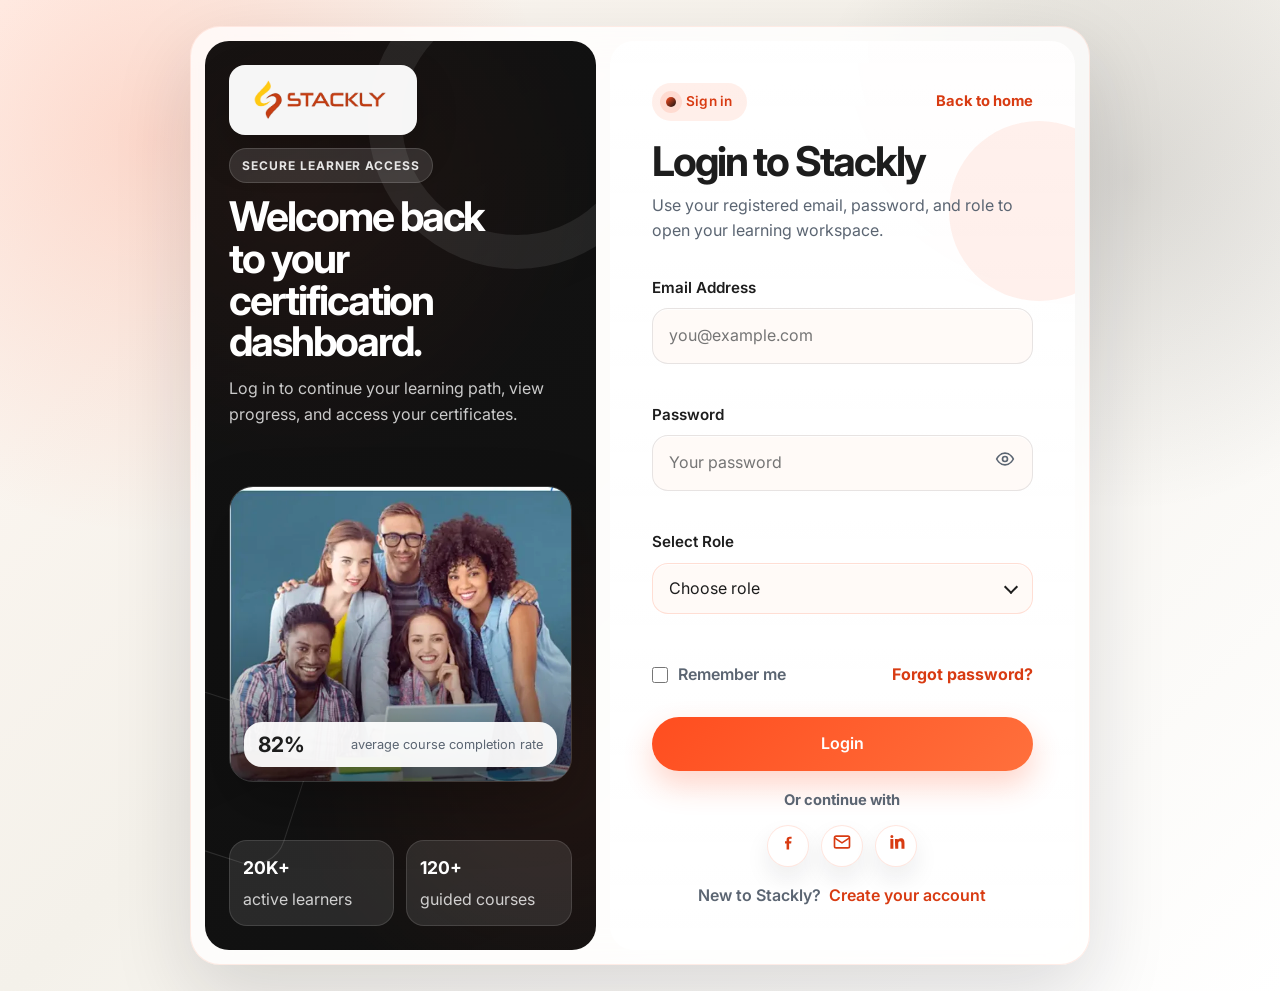
<file: dashboard.html>
<!DOCTYPE html>
<html lang="en">
<head>
  <meta charset="UTF-8" />
  <meta name="viewport" content="width=device-width, initial-scale=1.0" />
  <title>Dashboard | Stackly</title>
  <link rel="stylesheet" href="https://unpkg.com/aos@2.3.4/dist/aos.css" />
  <link rel="stylesheet" href="css/style.css" />
  <link rel="stylesheet" href="css/dashboard.css" />
  <script src="js/storage.js" defer></script>
  <script src="https://unpkg.com/aos@2.3.4/dist/aos.js" defer></script>
  <script src="js/app.js" defer></script>
  <script src="js/dashboard.js" defer></script>
</head>
<body>
  <div class="dashboard-shell">
    <aside class="sidebar" data-sidebar>
      <div class="sidebar-mobile-header">
        <a class="brand" href="index.html"><img class="site-logo" src="assets/Logo.webp" alt="Stackly" /></a>
        <button class="sidebar-close-button" type="button" aria-label="Close menu" data-sidebar-close>
          <span></span><span></span>
        </button>
      </div>
      <nav class="sidebar-nav" aria-label="Dashboard">
        <a class="active" href="#dashboard" data-dashboard-tab="dashboard"><span data-icon="home"></span>Dashboard</a>
        <a href="#courses" data-dashboard-tab="courses"><span data-icon="courses"></span>My Courses</a>
        <a href="#certifications" data-dashboard-tab="certifications"><span data-icon="certificate"></span>My Certifications</a>
        <a href="#progress" data-dashboard-tab="progress"><span data-icon="progress"></span>Progress</a>
        <a href="#profile" data-dashboard-tab="profile"><span data-icon="profile"></span>Profile</a>
        <a href="#settings" data-dashboard-tab="settings"><span data-icon="settings"></span>Settings</a>
      </nav>
      <div class="sidebar-footer">
        <a class="btn btn-secondary" href="#" data-logout><span data-icon="logout"></span>Logout</a>
      </div>
    </aside>

    <div class="sidebar-backdrop" data-sidebar-backdrop></div>

    <main class="dashboard-main">
      <div class="dashboard-topbar">
        <a class="brand mobile-dashboard-brand" href="index.html" aria-label="Stackly home">
          <img class="site-logo mobile-logo" src="assets/Logo.webp" alt="Stackly" />
        </a>
        <button class="hamburger mobile-dashboard-toggle" type="button" aria-label="Open menu" aria-expanded="false" data-sidebar-toggle>
          <span></span><span></span><span></span>
        </button>
      </div>
      <section class="dashboard-panel">
        <section class="dashboard-view active" data-dashboard-section="dashboard">
          <div class="session-banner">
          <div>
            <span class="dashboard-eyebrow">Certification dashboard</span>
            <h1>Dashboard</h1>
            <p>Welcome back, <strong data-user-email>user@gmail.com</strong>.</p>
          </div>
          <div class="welcome-user-pill">
            <span class="welcome-dot"></span>
            <div>
              <span>Logged in as</span>
              <strong data-user-email>user@gmail.com</strong>
              <p data-user-role>Student</p>
            </div>
          </div>
          </div>

          <div class="dashboard-grid">
          <article class="dashboard-card"><div class="card-top"><div class="dashboard-icon" data-icon="courses"></div><span class="badge">This month</span></div><strong data-count-to="8" data-count-min-digits="2">08</strong><p>Total Courses Enrolled</p></article>
          <article class="dashboard-card"><div class="card-top"><div class="dashboard-icon" data-icon="certificate"></div><span class="badge">Completed</span></div><strong data-count-to="5" data-count-min-digits="2">05</strong><p>Courses Completed</p></article>
          <article class="dashboard-card"><div class="card-top"><div class="dashboard-icon" data-icon="award"></div><span class="badge">Earned</span></div><strong data-count-to="3" data-count-min-digits="2">03</strong><p>Certificates Earned</p></article>
          <article class="dashboard-card"><div class="card-top"><div class="dashboard-icon" data-icon="progress"></div><span class="badge">Track</span></div><strong data-count-to="82" data-count-suffix="%">82%</strong><p>Learning Progress Percentage</p></article>
          <article class="dashboard-card"><div class="card-top"><div class="dashboard-icon" data-icon="star"></div><span class="badge">Next up</span></div><strong data-count-to="2" data-count-min-digits="2">02</strong><p>Upcoming Assessments</p></article>
          <article class="dashboard-card"><div class="card-top"><div class="dashboard-icon" data-icon="award"></div><span class="badge">Milestones</span></div><strong data-count-to="12" data-count-min-digits="2">12</strong><p>Achievements</p></article>
          </div>
          <div class="dashboard-grid">
            <section class="panel wide-panel">
              <div class="dashboard-section-title">
                <h2>Today&apos;s Learning Focus</h2>
              </div>
              <div class="timeline-list">
                <div><span>09:30 AM</span><strong>Complete Frontend responsive layout module</strong><p class="muted">Finish the final quiz to move this course closer to certification.</p></div>
                <div><span>02:00 PM</span><strong>Review Applied Data Science assignment</strong><p class="muted">Upload the project notebook and check mentor feedback.</p></div>
                <div><span>05:30 PM</span><strong>Prepare for Cloud Architecture assessment</strong><p class="muted">Revise networking, storage, and deployment fundamentals.</p></div>
              </div>
            </section>
            <section class="panel side-panel">
              <div class="dashboard-section-title">
                <h2>Next Actions</h2>
              </div>
              <div class="profile-list">
                <div class="profile-item"><span>Pending quiz</span><strong>Frontend</strong></div>
                <div class="profile-item"><span>Mentor review</span><strong>Data Science</strong></div>
                <div class="profile-item"><span>Certificate ready</span><strong>03 files</strong></div>
              </div>
            </section>
          </div>
        </section>

        <section class="dashboard-view" data-dashboard-section="courses">
          <div class="dashboard-grid">
          <section class="panel wide-panel">
            <div class="dashboard-section-title">
              <h2>My Courses</h2>
              <a class="btn btn-outline" href="404.html">Browse Courses</a>
            </div>
            <div class="course-row">
              <div>
                <h3>Modern Frontend Development</h3>
                <p class="muted">Progress in motion</p>
                <div class="progress"><span style="width: 78%;"></span></div>
              </div>
              <a class="btn btn-primary" href="404.html">Continue Learning</a>
            </div>
            <div class="course-row">
              <div>
                <h3>Applied Data Science</h3>
                <p class="muted">Progress in motion</p>
                <div class="progress"><span style="width: 64%;"></span></div>
              </div>
              <a class="btn btn-primary" href="404.html">Continue Learning</a>
            </div>
            <div class="course-row">
              <div>
                <h3>Cloud Architecture Essentials</h3>
                <p class="muted">Progress in motion</p>
                <div class="progress"><span style="width: 43%;"></span></div>
              </div>
              <a class="btn btn-primary" href="404.html">Continue Learning</a>
            </div>
            <div class="course-row">
              <div>
                <h3>Cybersecurity Foundations</h3>
                <p class="muted">New course assigned by your learning path</p>
                <div class="progress"><span style="width: 22%;"></span></div>
              </div>
              <a class="btn btn-primary" href="404.html">Start Module</a>
            </div>
          </section>
          <section class="panel side-panel">
            <div class="dashboard-section-title">
              <h2>Course Plan</h2>
            </div>
            <p class="muted">Continue your active courses and complete pending assessments to unlock certificates faster.</p>
            <div class="profile-list">
              <div class="profile-item"><span>Active courses</span><strong>08</strong></div>
              <div class="profile-item"><span>In progress</span><strong>03</strong></div>
              <div class="profile-item"><span>Next assessment</span><strong>Frontend Quiz</strong></div>
            </div>
          </section>
          </div>
          <div class="dashboard-grid">
            <section class="panel wide-panel">
              <div class="dashboard-section-title">
                <h2>Recommended Learning Path</h2>
              </div>
              <div class="dashboard-mini-grid">
                <article><strong>Frontend Specialist</strong><p class="muted">HTML, CSS, JavaScript, React, accessibility, and deployment.</p></article>
                <article><strong>Data Analyst Track</strong><p class="muted">Python, SQL, visualization, statistics, and dashboard storytelling.</p></article>
                <article><strong>Cloud Practitioner</strong><p class="muted">Cloud basics, compute, storage, networking, and security essentials.</p></article>
              </div>
            </section>
            <section class="panel side-panel">
              <div class="dashboard-section-title">
                <h2>Mentor Notes</h2>
              </div>
              <p class="muted">Focus on completing one assessment at a time. Your strongest progress this week is in frontend development.</p>
            </section>
          </div>
        </section>

        <section class="dashboard-view" data-dashboard-section="certifications">
          <div class="dashboard-grid">
          <section class="panel side-panel">
            <div class="dashboard-section-title">
              <h2>My Certificates</h2>
            </div>
            <div class="cert-row">
              <div>
                <h3>Frontend Development</h3>
                <p class="muted">Completion date: 12 Jun 2026</p>
              </div>
              <a class="btn btn-outline" href="404.html">Download</a>
            </div>
            <div class="cert-row">
              <div>
                <h3>Data Science Essentials</h3>
                <p class="muted">Completion date: 10 Jun 2026</p>
              </div>
              <a class="btn btn-outline" href="404.html">Download</a>
            </div>
            <div class="cert-row">
              <div>
                <h3>Cloud Architecture</h3>
                <p class="muted">Completion date: 08 Jun 2026</p>
              </div>
              <a class="btn btn-outline" href="404.html">Download</a>
            </div>
          </section>
          <section class="panel wide-panel">
            <div class="dashboard-section-title">
              <h2>Certification Status</h2>
            </div>
            <div class="dashboard-grid compact-grid">
              <article class="dashboard-card"><div class="card-top"><div class="dashboard-icon" data-icon="award"></div><span class="badge">Earned</span></div><strong>03</strong><p>Certificates available to download.</p></article>
              <article class="dashboard-card"><div class="card-top"><div class="dashboard-icon" data-icon="certificate"></div><span class="badge">Pending</span></div><strong>02</strong><p>Certificates waiting for final assessment.</p></article>
            </div>
            <div class="certificate-timeline">
              <div><span>Issued</span><strong>Frontend Development</strong><p class="muted">Credential ID: CH-FE-2026-1048</p></div>
              <div><span>Issued</span><strong>Data Science Essentials</strong><p class="muted">Credential ID: CH-DS-2026-0974</p></div>
              <div><span>Under review</span><strong>Cloud Architecture</strong><p class="muted">Final project verification in progress.</p></div>
            </div>
          </section>
          </div>
          <div class="dashboard-grid">
            <section class="panel wide-panel">
              <div class="dashboard-section-title">
                <h2>Certificate Requirements</h2>
              </div>
              <div class="profile-list">
                <div class="profile-item"><span>Minimum course progress</span><strong>90%</strong></div>
                <div class="profile-item"><span>Final assessment score</span><strong>70% or above</strong></div>
                <div class="profile-item"><span>Project submission</span><strong>Required</strong></div>
              </div>
            </section>
            <section class="panel side-panel">
              <div class="dashboard-section-title">
                <h2>Share Credentials</h2>
              </div>
              <p class="muted">Download certificates as PDF and add your verified credential link to resumes or professional profiles.</p>
            </section>
          </div>
        </section>

        <section class="dashboard-view" data-dashboard-section="progress">
          <div class="dashboard-grid">
            <section class="panel wide-panel">
              <div class="dashboard-section-title">
                <h2>Learning Progress</h2>
              </div>
              <div class="course-row">
                <div>
                  <h3>Modern Frontend Development</h3>
                  <p class="muted">78% completed</p>
                  <div class="progress"><span style="width: 78%;"></span></div>
                </div>
              </div>
              <div class="course-row">
                <div>
                  <h3>Applied Data Science</h3>
                  <p class="muted">64% completed</p>
                  <div class="progress"><span style="width: 64%;"></span></div>
                </div>
              </div>
              <div class="course-row">
                <div>
                  <h3>Cloud Architecture Essentials</h3>
                  <p class="muted">43% completed</p>
                  <div class="progress"><span style="width: 43%;"></span></div>
                </div>
              </div>
            </section>
            <section class="panel side-panel">
              <div class="dashboard-section-title">
                <h2>Progress Summary</h2>
              </div>
              <div class="profile-list">
                <div class="profile-item"><span>Overall progress</span><strong>82%</strong></div>
                <div class="profile-item"><span>Assessments due</span><strong>02</strong></div>
                <div class="profile-item"><span>Achievements</span><strong>12</strong></div>
              </div>
            </section>
          </div>
          <div class="dashboard-grid">
            <section class="panel wide-panel">
              <div class="dashboard-section-title">
                <h2>Skill Breakdown</h2>
              </div>
              <div class="skill-list">
                <div><span>Frontend UI</span><div class="progress"><span style="width: 86%;"></span></div><strong>86%</strong></div>
                <div><span>Python &amp; Data</span><div class="progress"><span style="width: 68%;"></span></div><strong>68%</strong></div>
                <div><span>Cloud Concepts</span><div class="progress"><span style="width: 52%;"></span></div><strong>52%</strong></div>
                <div><span>Project Readiness</span><div class="progress"><span style="width: 74%;"></span></div><strong>74%</strong></div>
              </div>
            </section>
            <section class="panel side-panel">
              <div class="dashboard-section-title">
                <h2>Weekly Goal</h2>
              </div>
              <p class="muted">Complete two lessons, one project checkpoint, and one assessment attempt before the weekend.</p>
            </section>
          </div>
        </section>

        <section class="dashboard-view" data-dashboard-section="profile">
          <div class="dashboard-grid">
          <section class="panel wide-panel">
            <div class="dashboard-section-title">
              <h2>Profile</h2>
            </div>
            <div class="profile-list">
              <div class="profile-item"><span>Full Name</span><strong data-user-name>Guest User</strong></div>
              <div class="profile-item"><span>Email Address</span><strong data-user-email>user@gmail.com</strong></div>
              <div class="profile-item"><span>Selected Role</span><strong data-user-role>Student</strong></div>
              <div class="profile-item"><span>Phone Number</span><strong data-user-phone>--</strong></div>
              <div class="profile-item"><span>Learning Track</span><strong>Professional Certification</strong></div>
              <div class="profile-item"><span>Member Since</span><strong>June 2026</strong></div>
              <div class="profile-item"><span>Preferred Mode</span><strong>Self-paced online</strong></div>
            </div>
          </section>
          <section class="panel side-panel">
            <div class="dashboard-section-title">
              <h2>Quick Notes</h2>
            </div>
            <p class="muted">Your dashboard uses local storage, so the session stays available until you log out. The sidebar is collapsible on smaller screens.</p>
            <div class="stack-actions">
              <a class="btn btn-primary" href="404.html">Contact Support</a>
              <a class="btn btn-outline" href="404.html">View Services</a>
            </div>
          </section>
          </div>
          <div class="dashboard-grid">
            <section class="panel wide-panel">
              <div class="dashboard-section-title">
                <h2>Profile Completion</h2>
              </div>
              <div class="skill-list">
                <div><span>Basic details</span><div class="progress"><span style="width: 100%;"></span></div><strong>Done</strong></div>
                <div><span>Learning preferences</span><div class="progress"><span style="width: 75%;"></span></div><strong>75%</strong></div>
                <div><span>Certificate sharing</span><div class="progress"><span style="width: 40%;"></span></div><strong>40%</strong></div>
              </div>
            </section>
            <section class="panel side-panel">
              <div class="dashboard-section-title">
                <h2>Support Contact</h2>
              </div>
              <p class="muted">For account updates, certificate corrections, or course access issues, contact the support team from the Contact page.</p>
            </section>
          </div>
        </section>

        <section class="dashboard-view" data-dashboard-section="settings">
          <div class="dashboard-grid">
            <section class="panel wide-panel">
              <div class="dashboard-section-title">
                <h2>Settings</h2>
              </div>
              <div class="profile-list">
                <div class="profile-item"><span>Email notifications</span><strong>Enabled</strong></div>
                <div class="profile-item"><span>Certificate reminders</span><strong>Enabled</strong></div>
                <div class="profile-item"><span>Account role</span><strong data-user-role>Student</strong></div>
                <div class="profile-item"><span>Session storage</span><strong>Local browser</strong></div>
                <div class="profile-item"><span>Assessment alerts</span><strong>Weekly</strong></div>
                <div class="profile-item"><span>Theme preference</span><strong>Stackly default</strong></div>
              </div>
            </section>
            <section class="panel side-panel">
              <div class="dashboard-section-title">
                <h2>Account Actions</h2>
              </div>
              <p class="muted">Manage your demo session and continue exploring certification platform features.</p>
              <div class="stack-actions">
                <a class="btn btn-primary" href="courses.html">View Courses</a>
                <a class="btn btn-outline" href="#" data-logout>Logout</a>
              </div>
            </section>
          </div>
          <div class="dashboard-grid">
            <section class="panel wide-panel">
              <div class="dashboard-section-title">
                <h2>Privacy &amp; Learning Preferences</h2>
              </div>
              <div class="dashboard-mini-grid">
                <article><strong>Profile visibility</strong><p class="muted">Only your name, role, and completed certificates are visible in shared links.</p></article>
                <article><strong>Reminder schedule</strong><p class="muted">Receive course progress and assessment reminders once per week.</p></article>
                <article><strong>Certificate delivery</strong><p class="muted">Completed certificates are stored in your dashboard and available as PDF.</p></article>
              </div>
            </section>
            <section class="panel side-panel">
              <div class="dashboard-section-title">
                <h2>Security</h2>
              </div>
              <p class="muted">This static demo stores session information in your browser only. Logging out clears the active dashboard session.</p>
            </section>
          </div>
        </section>
      </section>
    </main>
  </div>
</body>
</html>
</file>
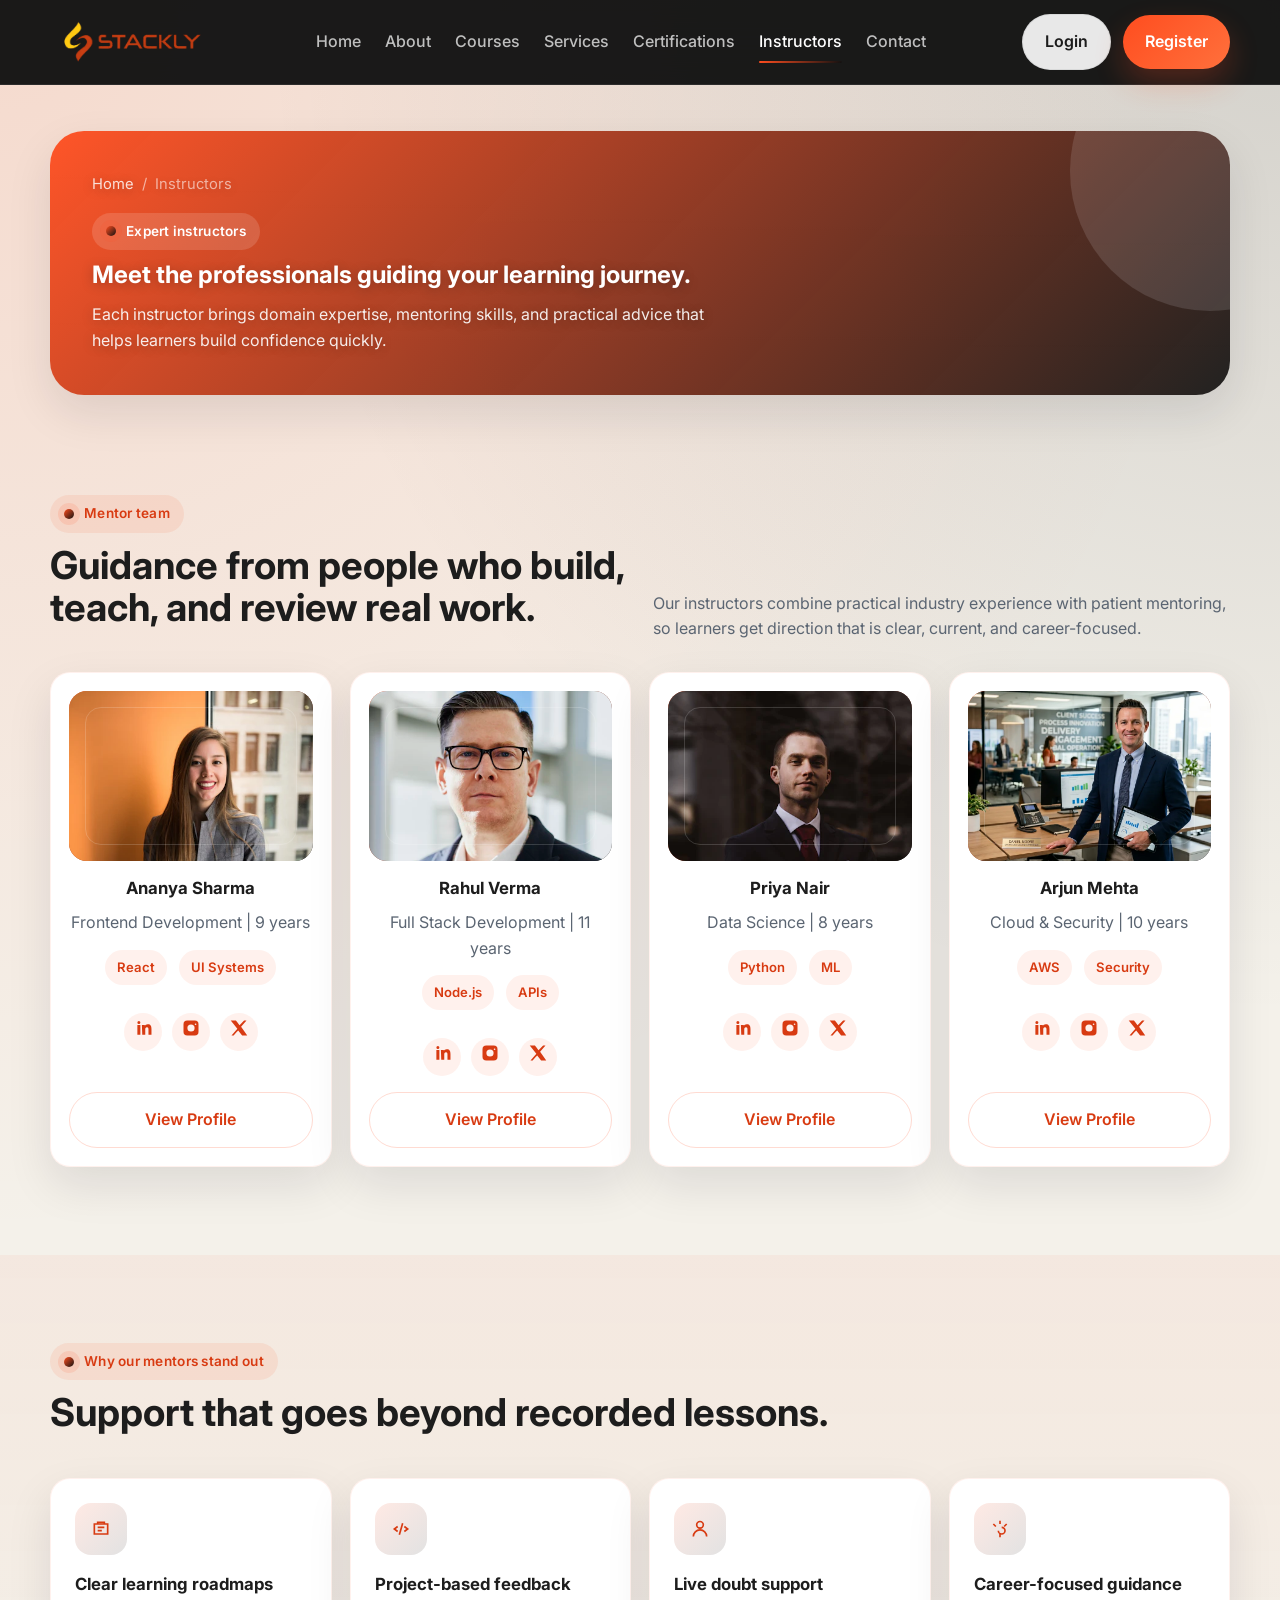
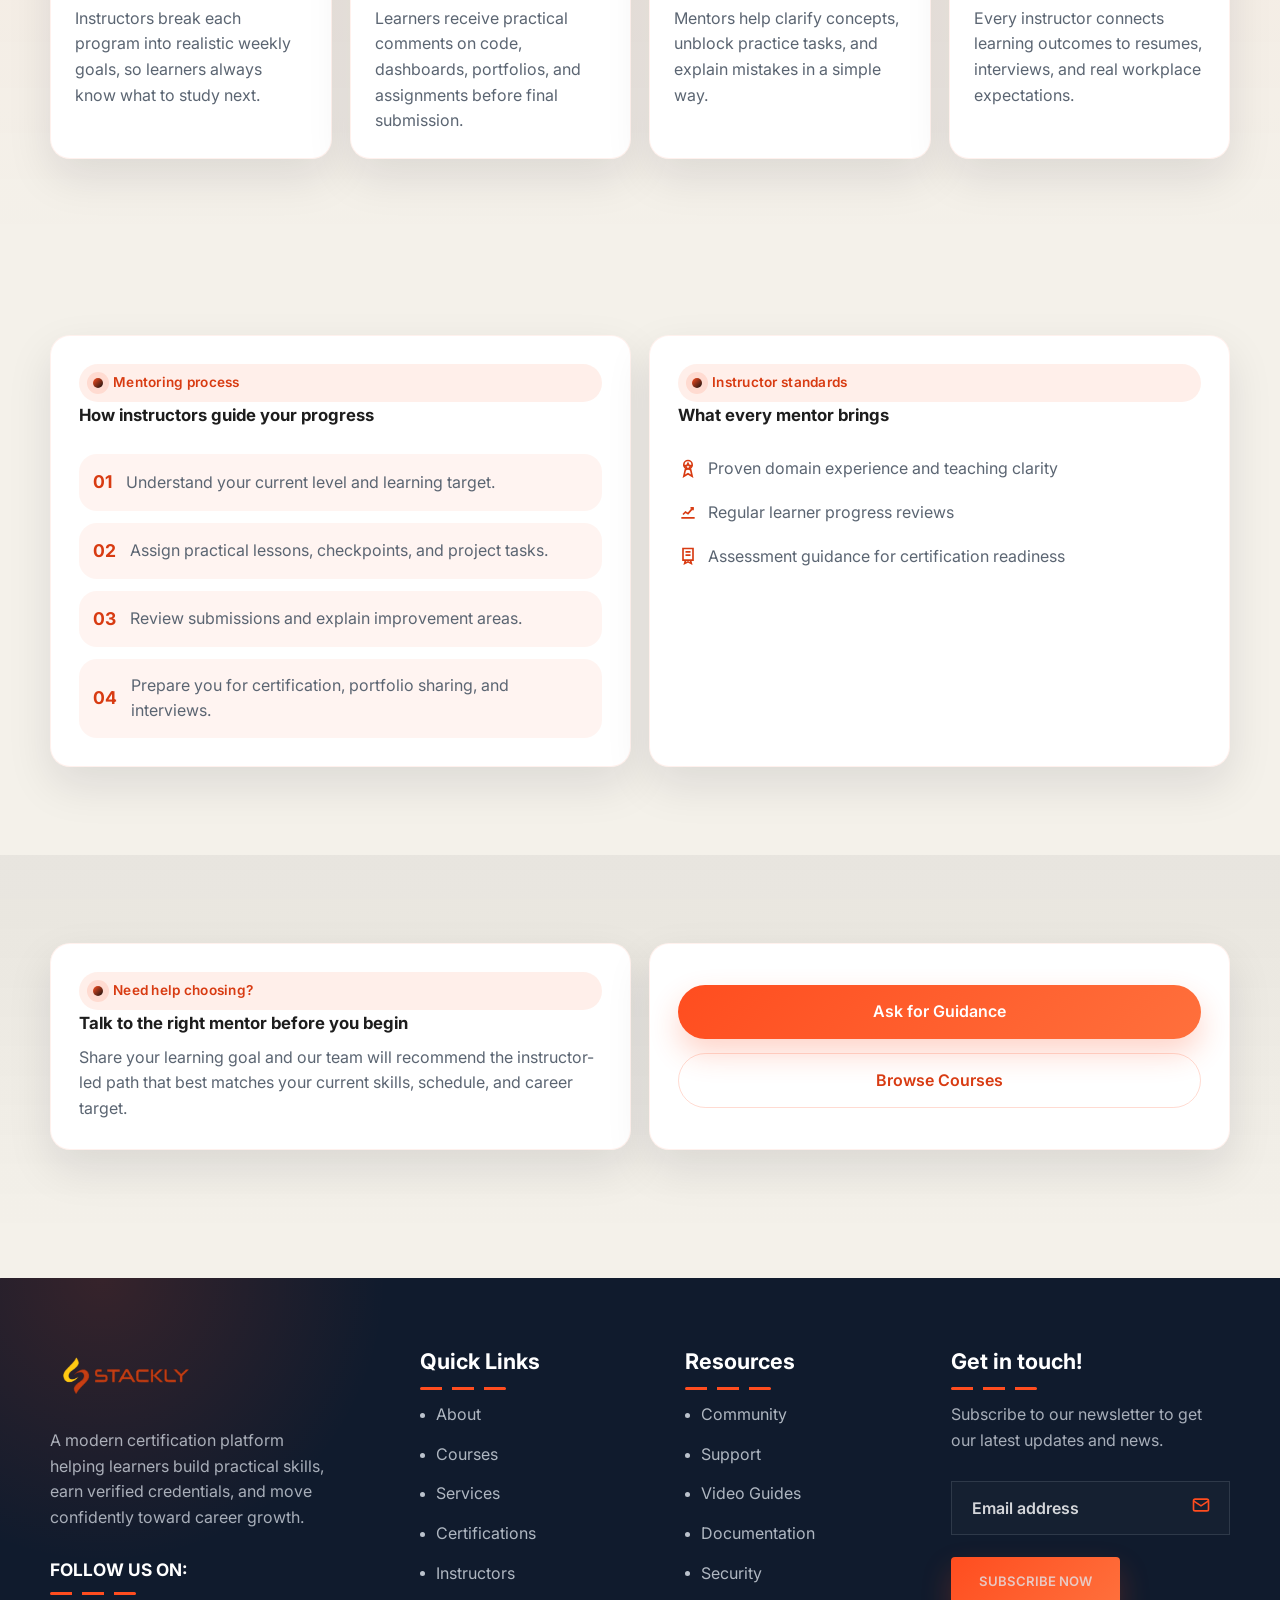
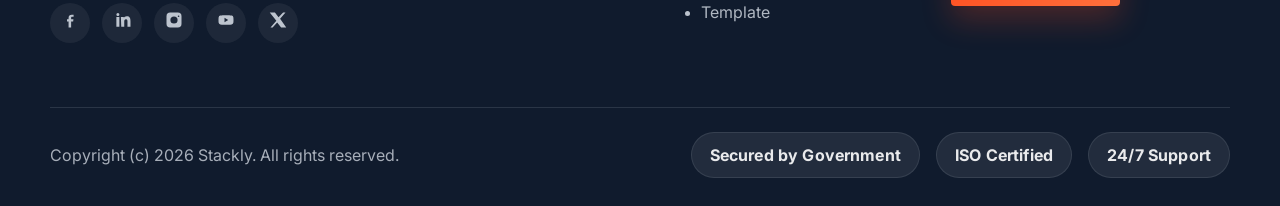
<file: instructors.html>
<!DOCTYPE html>
<html lang="en">
<head>
  <meta charset="UTF-8" />
  <meta name="viewport" content="width=device-width, initial-scale=1.0" />
  <title>Instructors | Stackly</title>
  <link rel="stylesheet" href="https://unpkg.com/aos@2.3.4/dist/aos.css" />
  <link rel="stylesheet" href="css/style.css" />
  <link rel="stylesheet" href="css/pages.css" />
  <script src="js/storage.js" defer></script>
  <script src="https://unpkg.com/aos@2.3.4/dist/aos.js" defer></script>
  <script src="js/app.js" defer></script>
</head>
<body>
  <header class="site-header">
    <div class="container nav-wrap">
      <a class="brand" href="index.html"><img class="site-logo" src="assets/Logo.webp" alt="Stackly" /></a>
      <nav class="nav">
        <a data-nav-link href="index.html">Home</a>
        <a data-nav-link href="about.html">About</a>
        <a data-nav-link href="courses.html">Courses</a>
        <a data-nav-link href="services.html">Services</a>
        <a data-nav-link href="certifications.html">Certifications</a>
        <a data-nav-link href="instructors.html">Instructors</a>
        <a data-nav-link href="contact.html">Contact</a>
      </nav>
      <div class="nav-actions">
        <a class="btn btn-ghost" href="login.html">Login</a>
        <a class="btn btn-primary" href="register.html">Register</a>
        <button class="hamburger" type="button" aria-label="Open menu" aria-expanded="false" data-hamburger><span></span><span></span><span></span></button>
      </div>
    </div>
    <div class="nav-panel" data-nav-panel>
      <div class="container">
        <nav class="nav">
          <a data-nav-link href="index.html">Home</a>
          <a data-nav-link href="about.html">About</a>
          <a data-nav-link href="courses.html">Courses</a>
          <a data-nav-link href="services.html">Services</a>
          <a data-nav-link href="certifications.html">Certifications</a>
          <a data-nav-link href="instructors.html">Instructors</a>
          <a data-nav-link href="contact.html">Contact</a>
        </nav>
        <div class="nav-actions">
          <a class="btn btn-ghost" href="login.html">Login</a>
          <a class="btn btn-primary" href="register.html">Register</a>
        </div>
      </div>
    </div>
  </header>

  <main>
    <section class="page-hero">
      <div class="container page-hero-shell">
        <div class="breadcrumb"><a href="index.html">Home</a><span>/</span><span>Instructors</span></div>
        <span class="eyebrow">Expert instructors</span>
        <h1>Meet the professionals guiding your learning journey.</h1>
        <p>Each instructor brings domain expertise, mentoring skills, and practical advice that helps learners build confidence quickly.</p>
      </div>
    </section>

    <section class="section">
      <div class="container">
        <div class="section-header">
          <div>
            <span class="eyebrow">Mentor team</span>
            <h2>Guidance from people who build, teach, and review real work.</h2>
          </div>
          <p>Our instructors combine practical industry experience with patient mentoring, so learners get direction that is clear, current, and career-focused.</p>
        </div>
        <div class="card-grid">
          <article class="instructor-card">
            <div class="instructor-photo"><img class="team-photo team-photo-2" src="assets/Corporate-team2-img.webp" alt="Ananya Sharma, frontend development instructor" loading="lazy" decoding="async" /></div>
            <h3>Ananya Sharma</h3>
            <p>Frontend Development | 9 years</p>
            <div class="instructor-meta"><span class="badge">React</span><span class="badge">UI Systems</span></div>
            <div class="social-row"><a class="social-link" href="404.html"><span data-icon="linkedin"></span></a><a class="social-link" href="404.html"><span data-icon="instagram"></span></a><a class="social-link" href="404.html"><span data-icon="x"></span></a></div>
            <a class="btn btn-outline" href="404.html">View Profile</a>
          </article>
          <article class="instructor-card">
            <div class="instructor-photo"><img class="team-photo team-photo-1" src="assets/Corporate-team1-img.webp" alt="Rahul Verma, full stack development instructor" loading="lazy" decoding="async" /></div>
            <h3>Rahul Verma</h3>
            <p>Full Stack Development | 11 years</p>
            <div class="instructor-meta"><span class="badge">Node.js</span><span class="badge">APIs</span></div>
            <div class="social-row"><a class="social-link" href="404.html"><span data-icon="linkedin"></span></a><a class="social-link" href="404.html"><span data-icon="instagram"></span></a><a class="social-link" href="404.html"><span data-icon="x"></span></a></div>
            <a class="btn btn-outline" href="404.html">View Profile</a>
          </article>
          <article class="instructor-card">
            <div class="instructor-photo"><img class="team-photo team-photo-3" src="assets/Corporate-team3-img.webp" alt="Priya Nair, data science instructor" loading="lazy" decoding="async" /></div>
            <h3>Priya Nair</h3>
            <p>Data Science | 8 years</p>
            <div class="instructor-meta"><span class="badge">Python</span><span class="badge">ML</span></div>
            <div class="social-row"><a class="social-link" href="404.html"><span data-icon="linkedin"></span></a><a class="social-link" href="404.html"><span data-icon="instagram"></span></a><a class="social-link" href="404.html"><span data-icon="x"></span></a></div>
            <a class="btn btn-outline" href="404.html">View Profile</a>
          </article>
          <article class="instructor-card">
            <div class="instructor-photo"><img class="team-photo instructor-photo-wide" src="assets/Daniel_Moore_Operations_&_Client.webp" alt="Arjun Mehta, cloud and security instructor" loading="lazy" decoding="async" /></div>
            <h3>Arjun Mehta</h3>
            <p>Cloud & Security | 10 years</p>
            <div class="instructor-meta"><span class="badge">AWS</span><span class="badge">Security</span></div>
            <div class="social-row"><a class="social-link" href="404.html"><span data-icon="linkedin"></span></a><a class="social-link" href="404.html"><span data-icon="instagram"></span></a><a class="social-link" href="404.html"><span data-icon="x"></span></a></div>
            <a class="btn btn-outline" href="404.html">View Profile</a>
          </article>
        </div>
      </div>
    </section>

    <section class="section section-soft">
      <div class="container">
        <div class="section-header">
          <div>
            <span class="eyebrow">Why our mentors stand out</span>
            <h2>Support that goes beyond recorded lessons.</h2>
          </div>
        </div>
        <div class="card-grid">
          <article class="feature-card"><div class="feature-icon" data-icon="courses"></div><h3>Clear learning roadmaps</h3><p>Instructors break each program into realistic weekly goals, so learners always know what to study next.</p></article>
          <article class="feature-card"><div class="feature-icon" data-icon="code"></div><h3>Project-based feedback</h3><p>Learners receive practical comments on code, dashboards, portfolios, and assignments before final submission.</p></article>
          <article class="feature-card"><div class="feature-icon" data-icon="teacher"></div><h3>Live doubt support</h3><p>Mentors help clarify concepts, unblock practice tasks, and explain mistakes in a simple way.</p></article>
          <article class="feature-card"><div class="feature-icon" data-icon="placement"></div><h3>Career-focused guidance</h3><p>Every instructor connects learning outcomes to resumes, interviews, and real workplace expectations.</p></article>
        </div>
      </div>
    </section>

    <section class="section">
      <div class="container">
        <div class="split-grid instructor-detail-grid">
          <div class="panel instructor-detail-panel">
            <span class="eyebrow">Mentoring process</span>
            <h3>How instructors guide your progress</h3>
            <div class="roadmap-list">
              <div><strong>01</strong><span>Understand your current level and learning target.</span></div>
              <div><strong>02</strong><span>Assign practical lessons, checkpoints, and project tasks.</span></div>
              <div><strong>03</strong><span>Review submissions and explain improvement areas.</span></div>
              <div><strong>04</strong><span>Prepare you for certification, portfolio sharing, and interviews.</span></div>
            </div>
          </div>
          <aside class="panel instructor-detail-panel">
            <span class="eyebrow">Instructor standards</span>
            <h3>What every mentor brings</h3>
            <ul class="service-list">
              <li><span data-icon="award"></span> Proven domain experience and teaching clarity</li>
              <li><span data-icon="progress"></span> Regular learner progress reviews</li>
              <li><span data-icon="certificate"></span> Assessment guidance for certification readiness</li>
            </ul>
          </aside>
        </div>
      </div>
    </section>

    <section class="section section-accent">
      <div class="container">
        <div class="split-grid instructor-detail-grid">
          <div class="panel instructor-detail-panel">
            <span class="eyebrow">Need help choosing?</span>
            <h3>Talk to the right mentor before you begin</h3>
            <p>Share your learning goal and our team will recommend the instructor-led path that best matches your current skills, schedule, and career target.</p>
          </div>
          <div class="panel instructor-detail-panel instructor-cta-panel">
            <a class="btn btn-primary" href="404.html">Ask for Guidance</a>
            <a class="btn btn-outline" href="404.html">Browse Courses</a>
          </div>
        </div>
      </div>
    </section>
  </main>

  <footer class="footer">
    <div class="container">
      <div class="footer-grid">
        <div class="footer-brand-col">
          <a class="brand" href="index.html">
            <img class="site-logo footer-logo" src="assets/Logo.webp" alt="Stackly" />
          </a>
          <p>A modern certification platform helping learners build practical skills, earn verified credentials, and move confidently toward career growth.</p>
          <h4>Follow us on:</h4>
          <div class="footer-social" aria-label="Social media links">
            <a href="404.html" aria-label="Facebook"><span data-icon="facebook"></span></a>
            <a href="404.html" aria-label="LinkedIn"><span data-icon="linkedin"></span></a>
            <a href="404.html" aria-label="Instagram"><span data-icon="instagram"></span></a>
            <a href="404.html" aria-label="YouTube"><span data-icon="youtube"></span></a>
            <a href="404.html" aria-label="X"><span data-icon="x"></span></a>
          </div>
        </div>
        <div>
          <h4>Quick Links</h4>
          <ul>
            <li><a href="about.html">About</a></li>
            <li><a href="courses.html">Courses</a></li>
            <li><a href="services.html">Services</a></li>
            <li><a href="certifications.html">Certifications</a></li>
            <li><a href="instructors.html">Instructors</a></li>
          </ul>
        </div>
        <div>
          <h4>Resources</h4>
          <ul>
            <li><a href="404.html">Community</a></li>
            <li><a href="404.html">Support</a></li>
            <li><a href="404.html">Video Guides</a></li>
            <li><a href="404.html">Documentation</a></li>
            <li><a href="404.html">Security</a></li>
            <li><a href="404.html">Template</a></li>
          </ul>
        </div>
        <div class="footer-newsletter">
          <h4>Get in touch!</h4>
          <p>Subscribe to our newsletter to get our latest updates and news.</p>
          <div class="newsletter-box">
            <input type="email" placeholder="Email address" aria-label="Email address" />
            <span data-icon="mail"></span>
          </div>
          <a class="btn btn-primary" href="404.html">Subscribe Now</a>
        </div>
      </div>
      <div class="footer-bottom">
        <span>Copyright (c)&nbsp;<span data-year></span>&nbsp;Stackly.&nbsp;All&nbsp;rights&nbsp;reserved.</span>
        <span class="footer-badges">
          <span class="footer-badge">Secured by Government</span>
          <span class="footer-badge">ISO Certified</span>
          <span class="footer-badge">24/7 Support</span>
        </span>
      </div>
    </div>
  </footer>
</body>
</html>
</file>
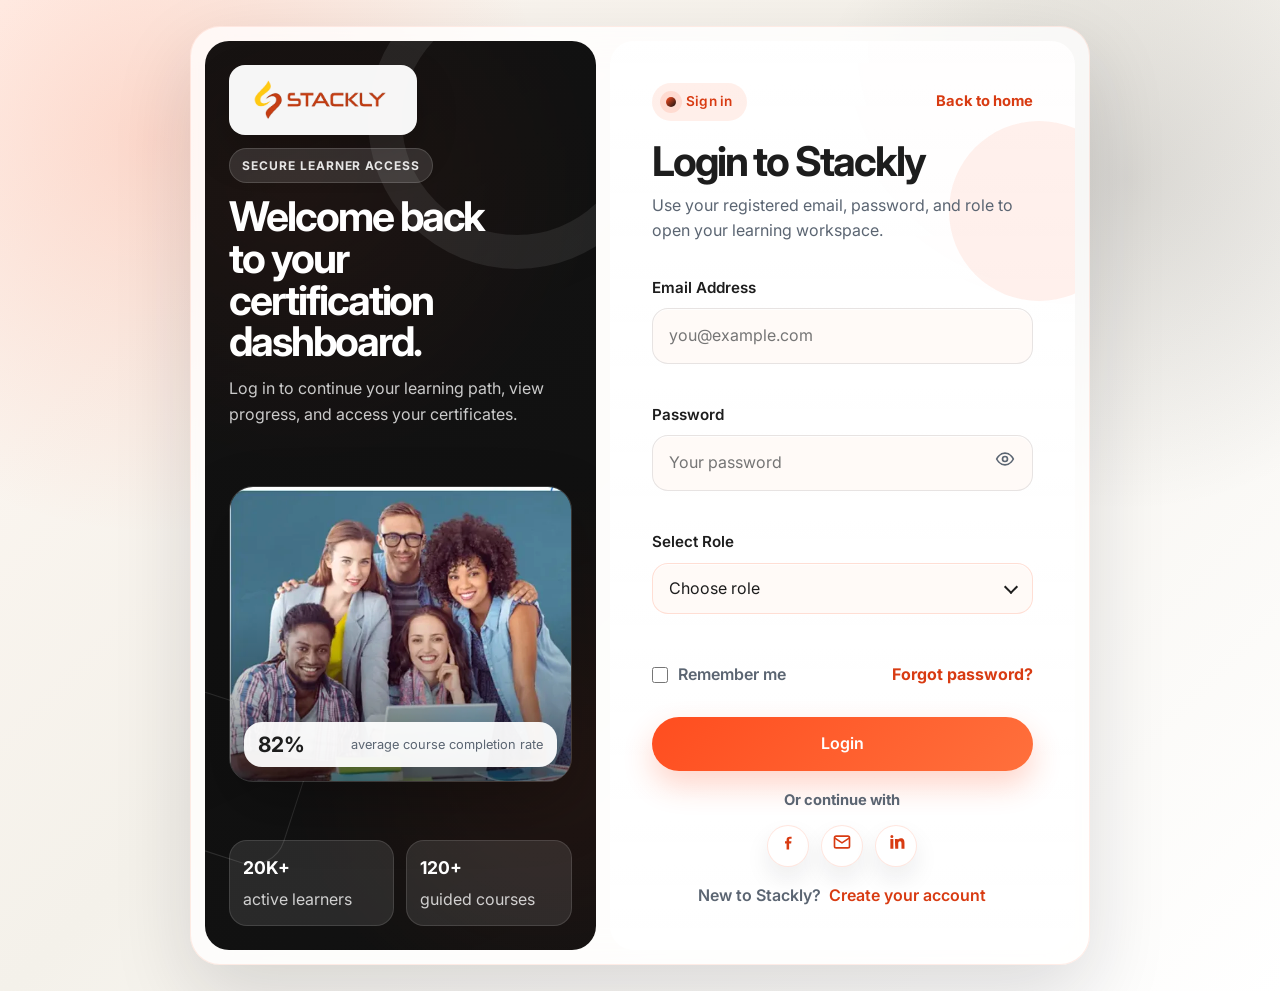
<file: login.html>
<!DOCTYPE html>
<html lang="en">
<head>
  <meta charset="UTF-8" />
  <meta name="viewport" content="width=device-width, initial-scale=1.0" />
  <title>Login | Stackly</title>
  <link rel="stylesheet" href="https://unpkg.com/aos@2.3.4/dist/aos.css" />
  <link rel="stylesheet" href="css/style.css" />
  <link rel="stylesheet" href="css/auth.css" />
  <script src="js/storage.js" defer></script>
  <script src="https://unpkg.com/aos@2.3.4/dist/aos.js" defer></script>
  <script src="js/app.js" defer></script>
  <script src="js/login.js" defer></script>
</head>
<body class="auth-page auth-login-page">
  <div class="auth-shell">
    <aside class="auth-visual">
      <div class="auth-visual-top">
        <a class="brand auth-brand" href="index.html" aria-label="Stackly home">
          <img class="site-logo" src="assets/Logo.webp" alt="Stackly" />
        </a>
        <span class="auth-pill">Secure learner access</span>
        <h2>Welcome back to your certification dashboard.</h2>
        <p>Log in to continue your learning path, view progress, and access your certificates.</p>
      </div>
      <div class="auth-photo-card">
        <img src="assets/who_choose_image.webp" alt="Online learners collaborating" />
        <div class="auth-progress-card">
          <strong>82%</strong>
          <span>average course completion rate</span>
        </div>
      </div>
      <div class="auth-stats">
        <span><strong>20K+</strong> active learners</span>
        <span><strong>120+</strong> guided courses</span>
      </div>
    </aside>
    <section class="auth-content">
      <div class="auth-content-head">
        <span class="eyebrow">Sign in</span>
        <a class="auth-home-link" href="index.html">Back to home</a>
      </div>
      <h1>Login to Stackly</h1>
      <p>Use your registered email, password, and role to open your learning workspace.</p>
      <div data-login-feedback></div>
      <form class="form auth-form" data-login-form autocomplete="off" novalidate>
        <div class="field">
          <label for="email">Email Address</label>
          <input id="email" name="email" type="email" placeholder="you@example.com" autocomplete="off" value="">
          <p class="error" data-error-for="email"></p>
        </div>
        <div class="field">
          <label for="password">Password</label>
          <div class="auth-password-field">
            <input id="password" name="password" type="password" placeholder="Your password" autocomplete="new-password" value="">
            <button class="auth-password-toggle" type="button" data-password-toggle="password" aria-label="Show password" aria-pressed="false">
              <span data-icon="eye"></span>
            </button>
          </div>
          <p class="error" data-error-for="password"></p>
        </div>
        <div class="field">
          <label for="role">Select Role</label>
          <div class="auth-role-picker" data-role-picker>
            <input type="hidden" id="role" name="role" value="">
            <button class="auth-role-button" type="button" data-role-trigger aria-haspopup="listbox" aria-expanded="false">
              <span data-role-label>Choose role</span>
              <span class="auth-role-caret" aria-hidden="true"></span>
            </button>
            <div class="auth-role-menu" data-role-menu role="listbox" aria-label="Select role">
              <button type="button" data-role-option="Student">Student</button>
              <button type="button" data-role-option="Instructor">Instructor</button>
              <button type="button" data-role-option="Administrator">Administrator</button>
            </div>
          </div>
          <p class="error" data-error-for="role"></p>
        </div>
          <div class="auth-form-row auth-form-options">
            <label class="auth-remember">
              <input type="checkbox" name="rememberMe" />
              <span>Remember me</span>
            </label>
            <a class="auth-forgot-link" href="404.html">Forgot password?</a>
          </div>
         
        
        <button class="btn btn-primary" type="submit">Login</button>
      </form>
      <div class="auth-social-login" aria-label="Social login options">
        <span>Or continue with</span>
        <div class="auth-social-row">
          <a href="404.html" aria-label="Continue with Facebook"><span data-icon="facebook"></span></a>
          <a href="404.html" aria-label="Continue with Google"><span data-icon="mail"></span></a>
          <a href="404.html" aria-label="Continue with LinkedIn"><span data-icon="linkedin"></span></a>
        </div>
      </div>
      <div class="auth-switch">
        <span>New to Stackly?</span>
        <a class="auth-switch-link" href="register.html">Create your account</a>
      </div>
    </section>
  </div>
</body>
</html>
</file>
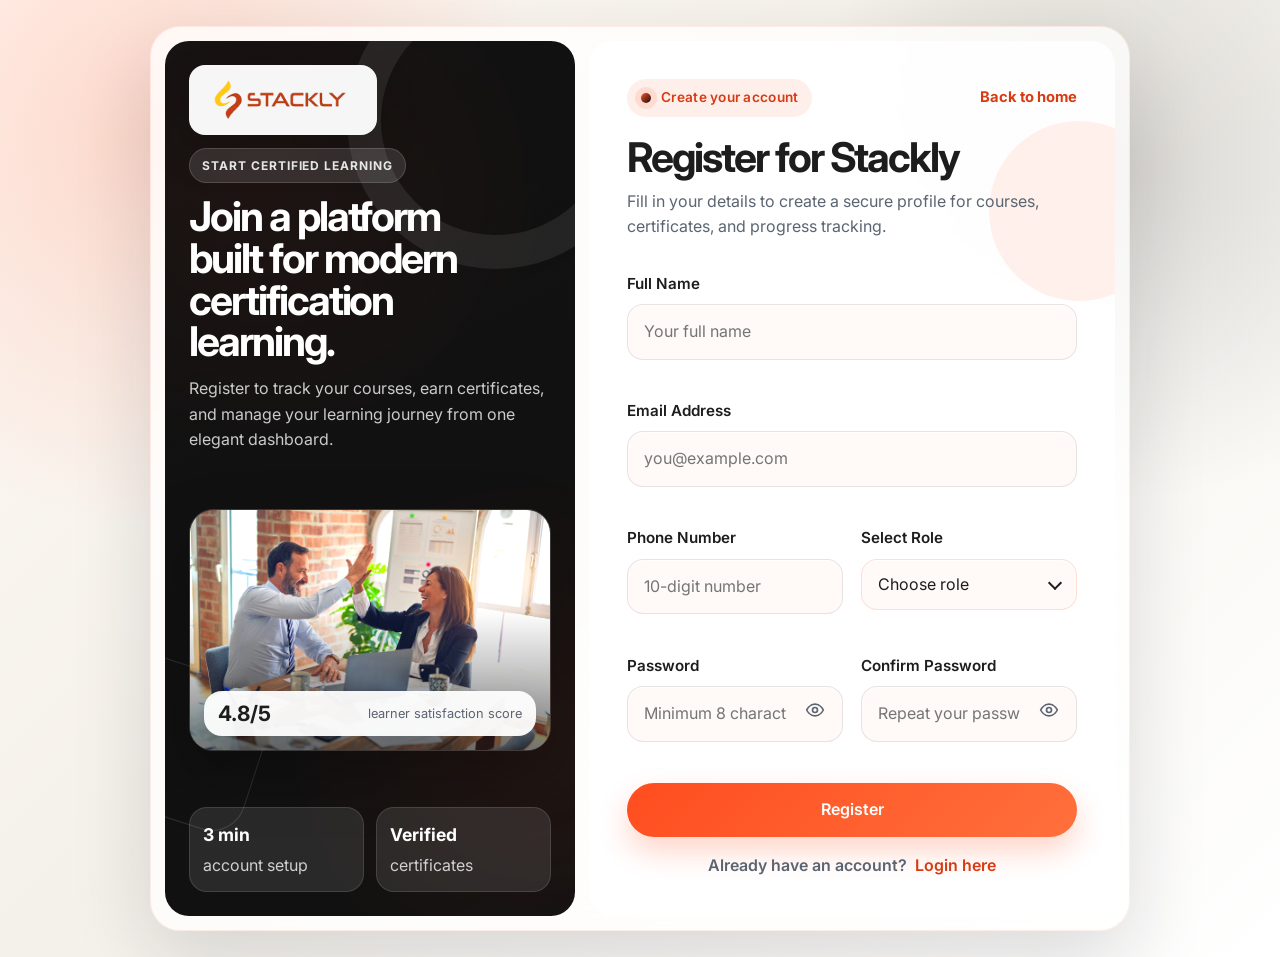
<file: register.html>
<!DOCTYPE html>
<html lang="en">
<head>
  <meta charset="UTF-8" />
  <meta name="viewport" content="width=device-width, initial-scale=1.0" />
  <title>Register | Stackly</title>
  <link rel="stylesheet" href="https://unpkg.com/aos@2.3.4/dist/aos.css" />
  <link rel="stylesheet" href="css/style.css" />
  <link rel="stylesheet" href="css/auth.css" />
  <script src="js/storage.js" defer></script>
  <script src="https://unpkg.com/aos@2.3.4/dist/aos.js" defer></script>
  <script src="js/app.js" defer></script>
  <script src="js/register.js" defer></script>
</head>
<body class="auth-page auth-register-page">
  <div class="auth-shell">
    <aside class="auth-visual">
      <div class="auth-visual-top">
        <a class="brand auth-brand" href="index.html" aria-label="Stackly home">
          <img class="site-logo" src="assets/Logo.webp" alt="Stackly" />
        </a>
        <span class="auth-pill">Start certified learning</span>
        <h2>Join a platform built for modern certification learning.</h2>
        <p>Register to track your courses, earn certificates, and manage your learning journey from one elegant dashboard.</p>
      </div>
      <div class="auth-photo-card">
        <img src="assets/Corporate-about-img.webp" alt="Professionals celebrating certification success" />
        <div class="auth-progress-card">
          <strong>4.8/5</strong>
          <span>learner satisfaction score</span>
        </div>
      </div>
      <div class="auth-stats">
        <span><strong>3 min</strong> account setup</span>
        <span><strong>Verified</strong> certificates</span>
      </div>
    </aside>
    <section class="auth-content">
      <div class="auth-content-head">
        <span class="eyebrow">Create your account</span>
        <a class="auth-home-link" href="index.html">Back to home</a>
      </div>
      <h1>Register for Stackly</h1>
      <p>Fill in your details to create a secure profile for courses, certificates, and progress tracking.</p>
      <div data-register-feedback></div>
      <form class="form auth-form" data-register-form novalidate>
        <div class="field">
          <label for="fullName">Full Name</label>
          <input id="fullName" name="fullName" type="text" placeholder="Your full name">
          <p class="error" data-error-for="fullName"></p>
        </div>
        <div class="field">
          <label for="email">Email Address</label>
          <input id="email" name="email" type="email" placeholder="you@example.com">
          <p class="error" data-error-for="email"></p>
        </div>
        <div class="field-grid">
          <div class="field">
            <label for="phone">Phone Number</label>
            <input id="phone" name="phone" type="tel" placeholder="10-digit number">
            <p class="error" data-error-for="phone"></p>
          </div>
          <div class="field">
            <label for="role">Select Role</label>
            <div class="auth-role-picker" data-role-picker>
              <input type="hidden" id="role" name="role" value="">
              <button class="auth-role-button" type="button" data-role-trigger aria-haspopup="listbox" aria-expanded="false">
                <span data-role-label>Choose role</span>
                <span class="auth-role-caret" aria-hidden="true"></span>
              </button>
              <div class="auth-role-menu" data-role-menu role="listbox" aria-label="Select role">
                <button type="button" data-role-option="Student">Student</button>
                <button type="button" data-role-option="Instructor">Instructor</button>
                <button type="button" data-role-option="Administrator">Administrator</button>
              </div>
            </div>
            <p class="error" data-error-for="role"></p>
          </div>
        </div>
        <div class="field-grid">
          <div class="field">
            <label for="password">Password</label>
            <div class="auth-password-field">
              <input id="password" name="password" type="password" placeholder="Minimum 8 characters">
              <button class="auth-password-toggle" type="button" data-password-toggle="password" aria-label="Show password" aria-pressed="false">
                <span data-icon="eye"></span>
              </button>
            </div>
            <p class="error" data-error-for="password"></p>
          </div>
          <div class="field">
            <label for="confirmPassword">Confirm Password</label>
            <div class="auth-password-field">
              <input id="confirmPassword" name="confirmPassword" type="password" placeholder="Repeat your password">
              <button class="auth-password-toggle" type="button" data-password-toggle="confirmPassword" aria-label="Show confirm password" aria-pressed="false">
                <span data-icon="eye"></span>
              </button>
            </div>
            <p class="error" data-error-for="confirmPassword"></p>
          </div>
        </div>
        <button class="btn btn-primary" type="submit">Register</button>
      </form>
      <div class="auth-switch">
        <span>Already have an account?</span>
        <a class="auth-switch-link" href="login.html">Login here</a>
      </div>
    </section>
  </div>
</body>
</html>
</file>
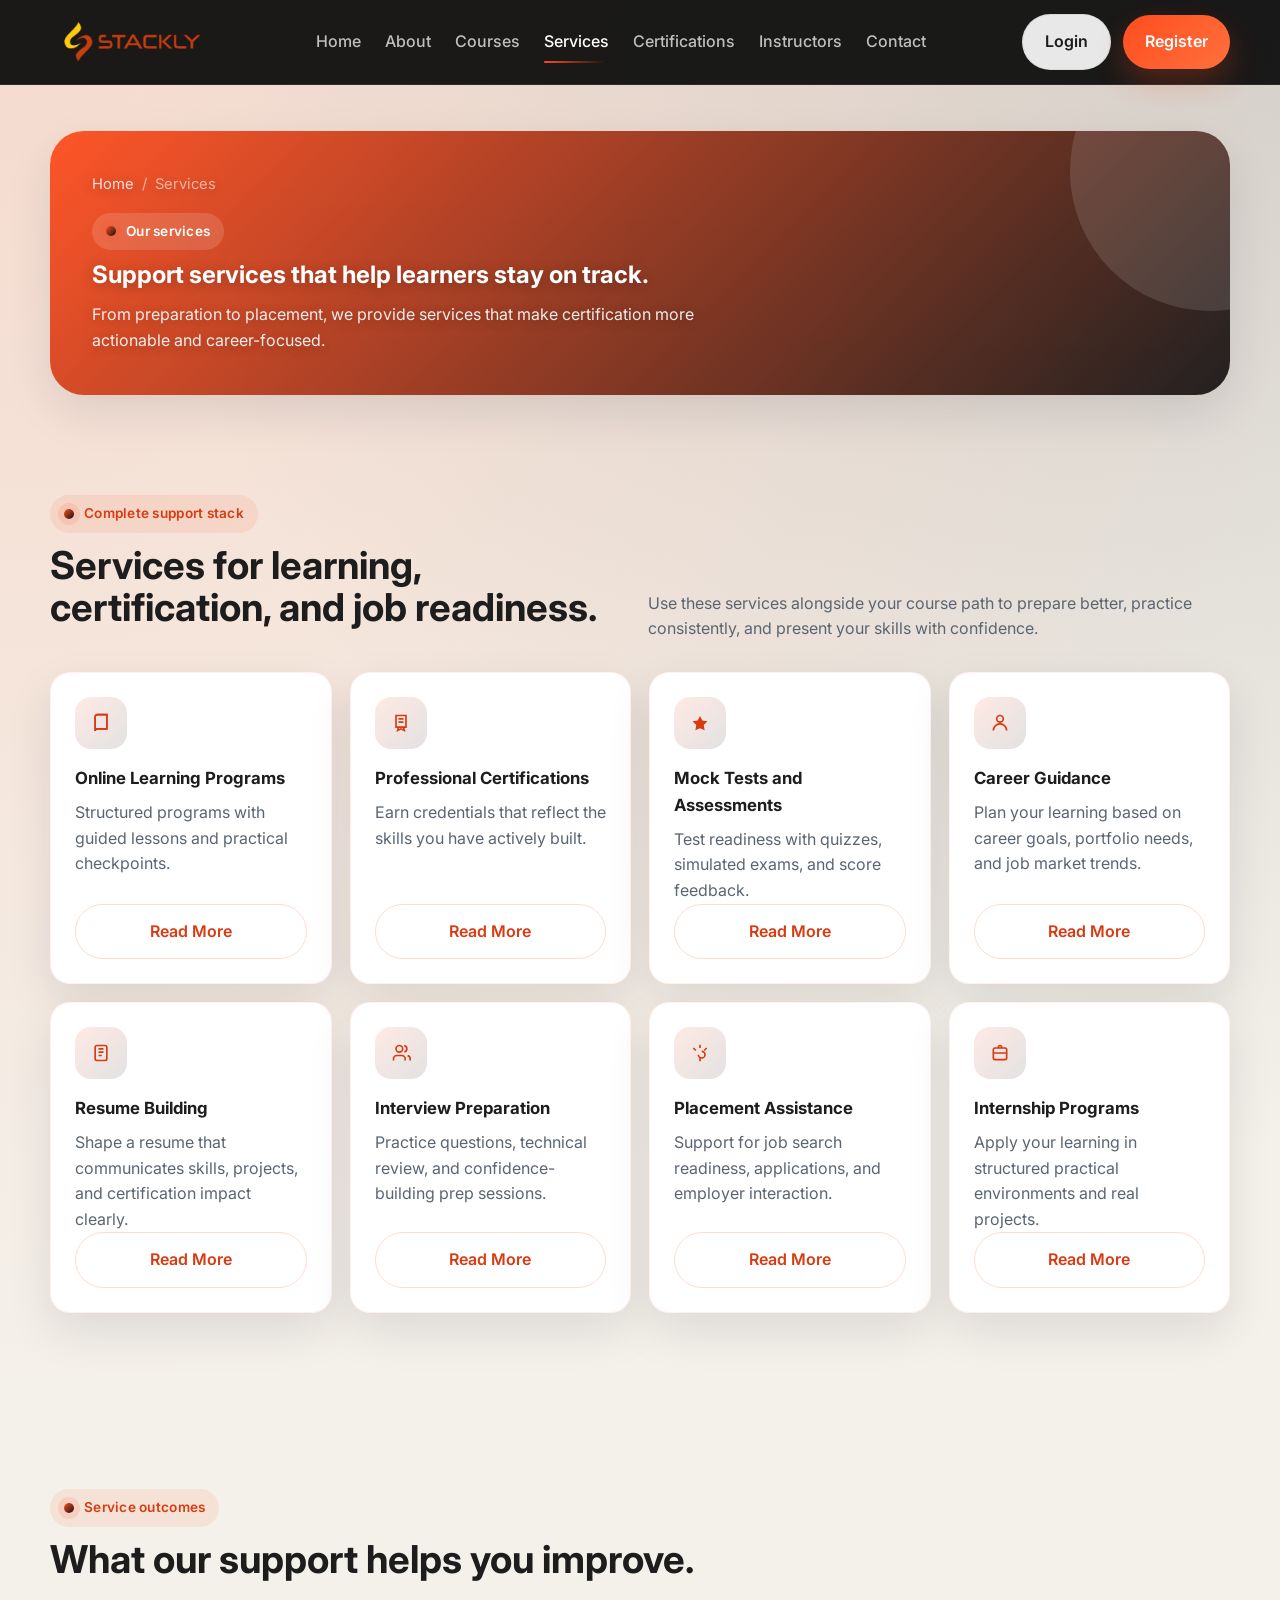
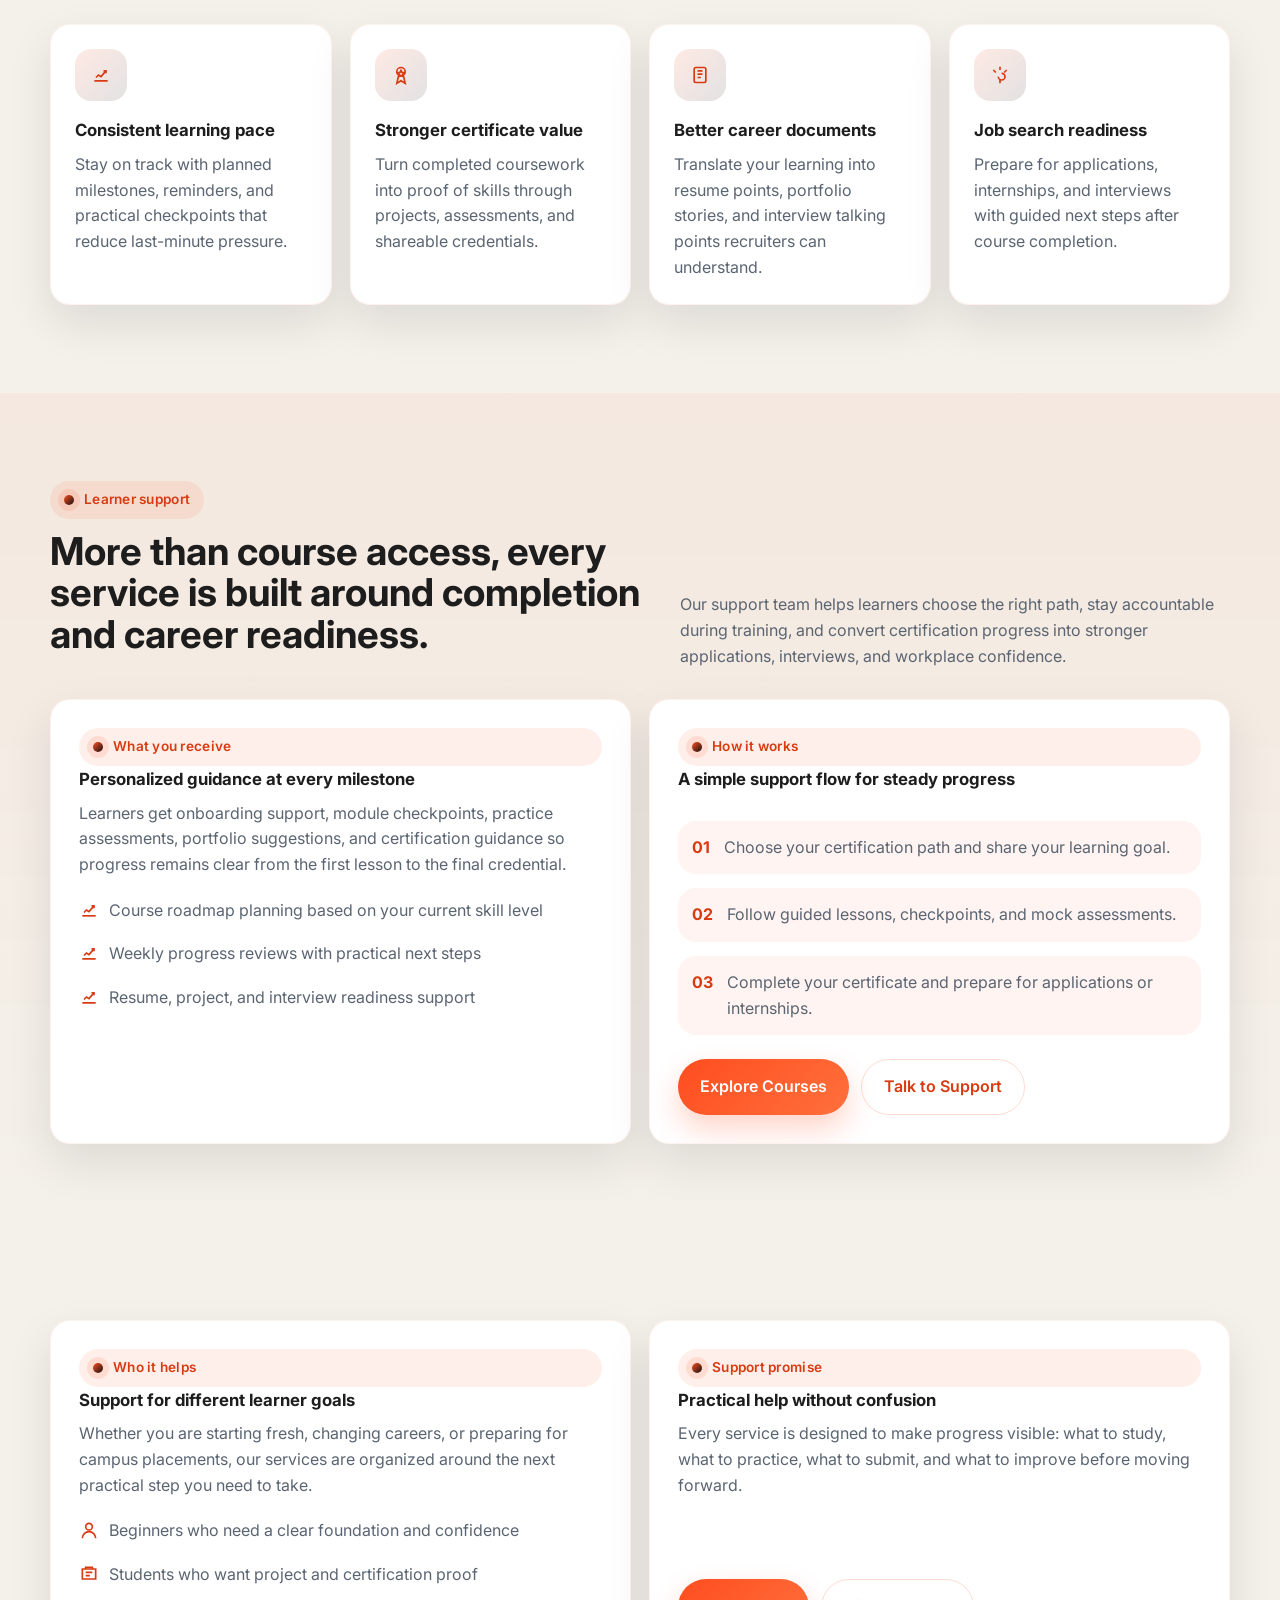
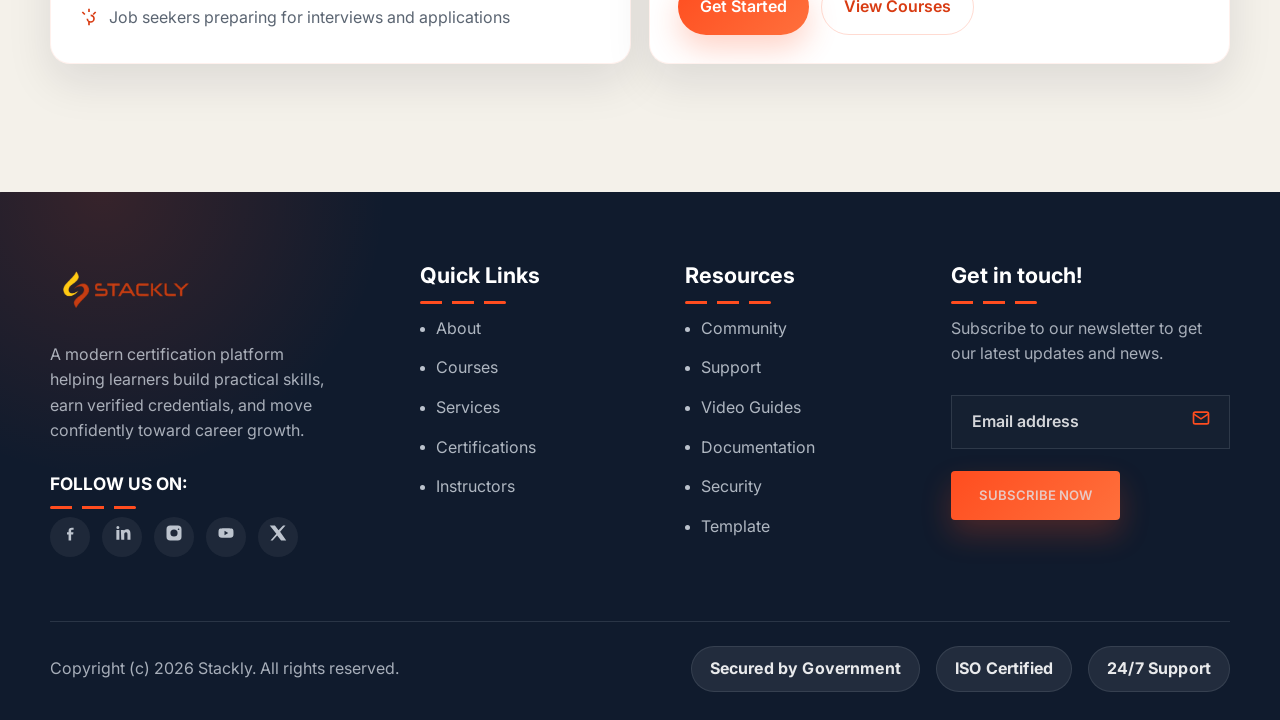
<file: services.html>
<!DOCTYPE html>
<html lang="en">
<head>
  <meta charset="UTF-8" />
  <meta name="viewport" content="width=device-width, initial-scale=1.0" />
  <title>Services | Stackly</title>
  <link rel="stylesheet" href="https://unpkg.com/aos@2.3.4/dist/aos.css" />
  <link rel="stylesheet" href="css/style.css" />
  <link rel="stylesheet" href="css/pages.css" />
  <script src="js/storage.js" defer></script>
  <script src="https://unpkg.com/aos@2.3.4/dist/aos.js" defer></script>
  <script src="js/app.js" defer></script>
</head>
<body>
  <header class="site-header">
    <div class="container nav-wrap">
      <a class="brand" href="index.html"><img class="site-logo" src="assets/Logo.webp" alt="Stackly" /></a>
      <nav class="nav">
        <a data-nav-link href="index.html">Home</a>
        <a data-nav-link href="about.html">About</a>
        <a data-nav-link href="courses.html">Courses</a>
        <a data-nav-link href="services.html">Services</a>
        <a data-nav-link href="certifications.html">Certifications</a>
        <a data-nav-link href="instructors.html">Instructors</a>
        <a data-nav-link href="contact.html">Contact</a>
      </nav>
      <div class="nav-actions">
        <a class="btn btn-ghost" href="login.html">Login</a>
        <a class="btn btn-primary" href="register.html">Register</a>
        <button class="hamburger" type="button" aria-label="Open menu" aria-expanded="false" data-hamburger><span></span><span></span><span></span></button>
      </div>
    </div>
    <div class="nav-panel" data-nav-panel>
      <div class="container">
        <nav class="nav">
          <a data-nav-link href="index.html">Home</a>
          <a data-nav-link href="about.html">About</a>
          <a data-nav-link href="courses.html">Courses</a>
          <a data-nav-link href="services.html">Services</a>
          <a data-nav-link href="certifications.html">Certifications</a>
          <a data-nav-link href="instructors.html">Instructors</a>
          <a data-nav-link href="contact.html">Contact</a>
        </nav>
        <div class="nav-actions">
          <a class="btn btn-ghost" href="login.html">Login</a>
          <a class="btn btn-primary" href="register.html">Register</a>
        </div>
      </div>
    </div>
  </header>

  <main>
    <section class="page-hero">
      <div class="container page-hero-shell">
        <div class="breadcrumb"><a href="index.html">Home</a><span>/</span><span>Services</span></div>
        <span class="eyebrow">Our services</span>
        <h1>Support services that help learners stay on track.</h1>
        <p>From preparation to placement, we provide services that make certification more actionable and career-focused.</p>
      </div>
    </section>

    <section class="section">
      <div class="container">
        <div class="section-header">
          <div>
            <span class="eyebrow">Complete support stack</span>
            <h2>Services for learning, certification, and job readiness.</h2>
          </div>
          <p>Use these services alongside your course path to prepare better, practice consistently, and present your skills with confidence.</p>
        </div>
        <div class="card-grid">
          <article class="service-card"><div class="service-icon" data-icon="book"></div><h3>Online Learning Programs</h3><p>Structured programs with guided lessons and practical checkpoints.</p><a class="btn btn-outline" href="404.html">Read More</a></article>
          <article class="service-card"><div class="service-icon" data-icon="certificate"></div><h3>Professional Certifications</h3><p>Earn credentials that reflect the skills you have actively built.</p><a class="btn btn-outline" href="404.html">Read More</a></article>
          <article class="service-card"><div class="service-icon" data-icon="star"></div><h3>Mock Tests and Assessments</h3><p>Test readiness with quizzes, simulated exams, and score feedback.</p><a class="btn btn-outline" href="404.html">Read More</a></article>
          <article class="service-card"><div class="service-icon" data-icon="teacher"></div><h3>Career Guidance</h3><p>Plan your learning based on career goals, portfolio needs, and job market trends.</p><a class="btn btn-outline" href="404.html">Read More</a></article>
          <article class="service-card"><div class="service-icon" data-icon="resume"></div><h3>Resume Building</h3><p>Shape a resume that communicates skills, projects, and certification impact clearly.</p><a class="btn btn-outline" href="404.html">Read More</a></article>
          <article class="service-card"><div class="service-icon" data-icon="users"></div><h3>Interview Preparation</h3><p>Practice questions, technical review, and confidence-building prep sessions.</p><a class="btn btn-outline" href="404.html">Read More</a></article>
          <article class="service-card"><div class="service-icon" data-icon="placement"></div><h3>Placement Assistance</h3><p>Support for job search readiness, applications, and employer interaction.</p><a class="btn btn-outline" href="404.html">Read More</a></article>
          <article class="service-card"><div class="service-icon" data-icon="internship"></div><h3>Internship Programs</h3><p>Apply your learning in structured practical environments and real projects.</p><a class="btn btn-outline" href="404.html">Read More</a></article>
        </div>
      </div>
    </section>

    <section class="section">
      <div class="container">
        <div class="section-header">
          <div>
            <span class="eyebrow">Service outcomes</span>
            <h2>What our support helps you improve.</h2>
          </div>
        </div>
        <div class="card-grid">
          <article class="feature-card"><div class="feature-icon" data-icon="progress"></div><h3>Consistent learning pace</h3><p>Stay on track with planned milestones, reminders, and practical checkpoints that reduce last-minute pressure.</p></article>
          <article class="feature-card"><div class="feature-icon" data-icon="award"></div><h3>Stronger certificate value</h3><p>Turn completed coursework into proof of skills through projects, assessments, and shareable credentials.</p></article>
          <article class="feature-card"><div class="feature-icon" data-icon="resume"></div><h3>Better career documents</h3><p>Translate your learning into resume points, portfolio stories, and interview talking points recruiters can understand.</p></article>
          <article class="feature-card"><div class="feature-icon" data-icon="placement"></div><h3>Job search readiness</h3><p>Prepare for applications, internships, and interviews with guided next steps after course completion.</p></article>
        </div>
      </div>
    </section>

    <section class="section section-soft">
      <div class="container">
        <div class="section-header">
          <div>
            <span class="eyebrow">Learner support</span>
            <h2>More than course access, every service is built around completion and career readiness.</h2>
          </div>
          <p>Our support team helps learners choose the right path, stay accountable during training, and convert certification progress into stronger applications, interviews, and workplace confidence.</p>
        </div>
        <div class="split-grid service-support-grid">
          <div class="panel service-support-panel">
            <span class="eyebrow">What you receive</span>
            <h3>Personalized guidance at every milestone</h3>
            <p>Learners get onboarding support, module checkpoints, practice assessments, portfolio suggestions, and certification guidance so progress remains clear from the first lesson to the final credential.</p>
            <ul class="service-list">
              <li><span data-icon="progress"></span> Course roadmap planning based on your current skill level</li>
              <li><span data-icon="progress"></span> Weekly progress reviews with practical next steps</li>
              <li><span data-icon="progress"></span> Resume, project, and interview readiness support</li>
            </ul>
          </div>
          <div class="panel service-support-panel">
            <span class="eyebrow">How it works</span>
            <h3>A simple support flow for steady progress</h3>
            <div class="service-steps">
              <div><strong>01</strong><span>Choose your certification path and share your learning goal.</span></div>
              <div><strong>02</strong><span>Follow guided lessons, checkpoints, and mock assessments.</span></div>
              <div><strong>03</strong><span>Complete your certificate and prepare for applications or internships.</span></div>
            </div>
            <div class="service-actions">
              <a class="btn btn-primary" href="404.html">Explore Courses</a>
              <a class="btn btn-outline" href="404.html">Talk to Support</a>
            </div>
          </div>
        </div>
      </div>
    </section>

    <section class="section">
      <div class="container">
        <div class="split-grid service-support-grid">
          <div class="panel service-support-panel">
            <span class="eyebrow">Who it helps</span>
            <h3>Support for different learner goals</h3>
            <p>Whether you are starting fresh, changing careers, or preparing for campus placements, our services are organized around the next practical step you need to take.</p>
            <ul class="service-list">
              <li><span data-icon="profile"></span> Beginners who need a clear foundation and confidence</li>
              <li><span data-icon="courses"></span> Students who want project and certification proof</li>
              <li><span data-icon="placement"></span> Job seekers preparing for interviews and applications</li>
            </ul>
          </div>
          <div class="panel service-support-panel">
            <span class="eyebrow">Support promise</span>
            <h3>Practical help without confusion</h3>
            <p>Every service is designed to make progress visible: what to study, what to practice, what to submit, and what to improve before moving forward.</p>
            <div class="service-actions">
              <a class="btn btn-primary" href="404.html">Get Started</a>
              <a class="btn btn-outline" href="404.html">View Courses</a>
            </div>
          </div>
        </div>
      </div>
    </section>
  </main>

  <footer class="footer">
    <div class="container">
      <div class="footer-grid">
        <div class="footer-brand-col">
          <a class="brand" href="index.html">
            <img class="site-logo footer-logo" src="assets/Logo.webp" alt="Stackly" />
          </a>
          <p>A modern certification platform helping learners build practical skills, earn verified credentials, and move confidently toward career growth.</p>
          <h4>Follow us on:</h4>
          <div class="footer-social" aria-label="Social media links">
            <a href="404.html" aria-label="Facebook"><span data-icon="facebook"></span></a>
            <a href="404.html" aria-label="LinkedIn"><span data-icon="linkedin"></span></a>
            <a href="404.html" aria-label="Instagram"><span data-icon="instagram"></span></a>
            <a href="404.html" aria-label="YouTube"><span data-icon="youtube"></span></a>
            <a href="404.html" aria-label="X"><span data-icon="x"></span></a>
          </div>
        </div>
        <div>
          <h4>Quick Links</h4>
          <ul>
            <li><a href="about.html">About</a></li>
            <li><a href="courses.html">Courses</a></li>
            <li><a href="services.html">Services</a></li>
            <li><a href="certifications.html">Certifications</a></li>
            <li><a href="instructors.html">Instructors</a></li>
          </ul>
        </div>
        <div>
          <h4>Resources</h4>
          <ul>
            <li><a href="404.html">Community</a></li>
            <li><a href="404.html">Support</a></li>
            <li><a href="404.html">Video Guides</a></li>
            <li><a href="404.html">Documentation</a></li>
            <li><a href="404.html">Security</a></li>
            <li><a href="404.html">Template</a></li>
          </ul>
        </div>
        <div class="footer-newsletter">
          <h4>Get in touch!</h4>
          <p>Subscribe to our newsletter to get our latest updates and news.</p>
          <div class="newsletter-box">
            <input type="email" placeholder="Email address" aria-label="Email address" />
            <span data-icon="mail"></span>
          </div>
          <a class="btn btn-primary" href="404.html">Subscribe Now</a>
        </div>
      </div>
      <div class="footer-bottom">
        <span>Copyright (c)&nbsp;<span data-year></span>&nbsp;Stackly.&nbsp;All&nbsp;rights&nbsp;reserved.</span>
        <span class="footer-badges">
          <span class="footer-badge">Secured by Government</span>
          <span class="footer-badge">ISO Certified</span>
          <span class="footer-badge">24/7 Support</span>
        </span>
      </div>
    </div>
  </footer>
</body>
</html>
</file>
<file: css/style.css>
@import url("https://fonts.googleapis.com/css2?family=Inter:wght@400;500;600;700;800;900&display=swap");

:root {
  --primary: #ff4d1f;
  --primary-dark: #d83b12;
  --secondary: #111111;
  --secondary-dark: #1d1d1d;
  --bg: #f4f1ea;
  --surface: #ffffff;
  --surface-alt: #f1ede6;
  --text: #1d1d1d;
  --muted: #5b6572;
  --border: rgba(255, 77, 31, 0.12);
  --shadow: 0 18px 45px rgba(20, 24, 38, 0.1);
  --radius-lg: 28px;
  --radius-md: 20px;
  --radius-sm: 14px;
  --container: 1180px;
}

* {
  box-sizing: border-box;
}

html {
  scroll-behavior: smooth;
}

body {
  margin: 0;
  font-family: "Inter", "Segoe UI", sans-serif;
  background:
    radial-gradient(circle at top left, rgba(255, 77, 31, 0.14), transparent 34%),
    radial-gradient(circle at top right, rgba(17, 17, 17, 0.14), transparent 28%),
    var(--bg);
  color: var(--text);
  line-height: 1.6;
}

.page-loader {
  position: fixed;
  inset: 0;
  z-index: 5000;
  display: grid;
  place-items: center;
  padding: 24px;
  background:
    radial-gradient(circle at top left, rgba(255, 77, 31, 0.22), transparent 32%),
    radial-gradient(circle at bottom right, rgba(17, 17, 17, 0.2), transparent 28%),
    rgba(10, 10, 10, 0.94);
  backdrop-filter: blur(16px);
  opacity: 0;
  visibility: hidden;
  pointer-events: none;
  transition: opacity 220ms ease, visibility 220ms ease;
}

.page-loader.is-visible {
  opacity: 1;
  visibility: visible;
  pointer-events: auto;
}

.page-loader-card {
  min-width: min(100%, 280px);
  display: grid;
  justify-items: center;
  gap: 16px;
  padding: 28px 30px 24px;
  border-radius: 28px;
  background: rgba(255, 255, 255, 0.08);
  border: 1px solid rgba(255, 255, 255, 0.12);
  box-shadow: 0 24px 60px rgba(0, 0, 0, 0.24);
  color: #fff;
  text-align: center;
}

.page-loader-logo {
  width: 132px;
  height: auto;
  filter: sepia(1) saturate(8) hue-rotate(340deg) brightness(1) contrast(1.08);
}

.page-loader p {
  margin: 0;
  font-weight: 600;
  letter-spacing: 0.02em;
}

.page-loader-spinner {
  width: 44px;
  height: 44px;
  border-radius: 50%;
  border: 4px solid rgba(255, 255, 255, 0.18);
  border-top-color: var(--primary);
  animation: page-loader-spin 0.9s linear infinite;
}

@keyframes page-loader-spin {
  to {
    transform: rotate(360deg);
  }
}

@media (prefers-reduced-motion: reduce) {
  .page-loader,
  .page-loader-spinner {
    animation: none;
    transition: none;
  }
}

img {
  max-width: 100%;
  display: block;
}

a {
  color: inherit;
  text-decoration: none;
}

button,
input,
select,
textarea {
  font: inherit;
}

.container {
  width: min(100% - 32px, var(--container));
  margin: 0 auto;
}

.section {
  padding: 88px 0;
}

.section-sm {
  padding: 64px 0;
}

.eyebrow {
  display: inline-flex;
  align-items: center;
  gap: 10px;
  padding: 8px 14px;
  border-radius: 999px;
  background: rgba(255, 77, 31, 0.09);
  color: var(--primary-dark);
  font-size: 0.85rem;
  font-weight: 600;
  letter-spacing: 0.02em;
}

.eyebrow::before {
  content: "";
  width: 10px;
  height: 10px;
  border-radius: 50%;
  background: linear-gradient(135deg, var(--primary), var(--secondary));
  box-shadow: 0 0 0 6px rgba(255, 77, 31, 0.12);
}

.section-header {
  display: flex;
  align-items: end;
  justify-content: space-between;
  gap: 24px;
  margin-bottom: 30px;
}

.section-header h2,
.hero-copy h1,
.page-hero h1 {
  margin: 12px 0 14px;
  line-height: 1.08;
}

.section-header h2 {
  font-size: clamp(1.8rem, 3vw, 3rem);
}

.section-header p,
.hero-copy p,
.page-hero p {
  color: var(--muted);
  margin: 0;
  max-width: 64ch;
}

.btn {
  display: inline-flex;
  align-items: center;
  justify-content: center;
  gap: 10px;
  border: 0;
  border-radius: 999px;
  padding: 14px 22px;
  cursor: pointer;
  transition: transform 180ms ease, box-shadow 180ms ease, background 180ms ease;
  font-weight: 600;
  white-space: nowrap;
}

.btn:hover {
  transform: translateY(-1px);
}

.btn-primary {
  background: linear-gradient(135deg, var(--primary), #ff703c);
  color: #fff;
  box-shadow: 0 14px 30px rgba(255, 77, 31, 0.24);
}

.btn-primary:hover {
  box-shadow: 0 18px 36px rgba(255, 77, 31, 0.32);
}

.btn-secondary {
  background: linear-gradient(135deg, var(--secondary), #2c2c2c);
  color: #fff;
  box-shadow: 0 14px 30px rgba(17, 17, 17, 0.2);
}

.btn-ghost {
  background: rgba(255, 255, 255, 0.9);
  color: var(--text);
  border: 1px solid rgba(33, 37, 41, 0.08);
}

.btn-outline {
  background: transparent;
  color: var(--primary-dark);
  border: 1px solid rgba(255, 77, 31, 0.2);
}

.site-header {
  position: sticky;
  top: 0;
  z-index: 1000;
  backdrop-filter: blur(18px);
  background: rgba(17, 17, 17, 0.96);
  border-bottom: 1px solid rgba(255, 255, 255, 0.08);
}

.nav-wrap {
  display: flex;
  align-items: center;
  justify-content: space-between;
  gap: 20px;
  min-height: 84px;
}

.brand {
  display: inline-flex;
  align-items: center;
  gap: 12px;
  font-size: 1.2rem;
  font-weight: 800;
  letter-spacing: -0.03em;
  color: #fff;
}

.site-logo {
  display: block;
  height: 56px;
  width: auto;
  filter: sepia(1) saturate(8) hue-rotate(340deg) brightness(1.02) contrast(1.12);
}

.site-logo.footer-logo {
  height: 52px;
}

.site-logo.mobile-logo {
  height: 36px;
}

.brand-mark {
  width: 42px;
  height: 42px;
  border-radius: 14px;
  display: grid;
  place-items: center;
  color: #fff;
  background: linear-gradient(135deg, var(--primary), #ff7c44);
  box-shadow: 0 18px 30px rgba(255, 77, 31, 0.25);
}

.nav {
  display: flex;
  align-items: center;
  gap: 24px;
}

.nav a {
  position: relative;
  color: rgba(255, 255, 255, 0.72);
  font-weight: 500;
}

.nav a::after {
  content: "";
  position: absolute;
  left: 0;
  bottom: -8px;
  width: 100%;
  height: 2px;
  border-radius: 999px;
  background: linear-gradient(135deg, var(--primary), var(--secondary));
  transform: scaleX(0);
  transform-origin: center;
  transition: transform 180ms ease;
}

.nav a:hover,
.nav a.active {
  color: #fff;
}

.nav a:hover::after,
.nav a.active::after {
  transform: scaleX(1);
}

.nav-actions {
  display: flex;
  align-items: center;
  gap: 12px;
}

.nav-panel {
  display: none;
}

.hamburger {
  display: none;
  width: 46px;
  height: 46px;
  border-radius: 14px;
  border: 1px solid rgba(255, 255, 255, 0.14);
  background: #fff;
  align-items: center;
  justify-content: center;
  gap: 5px;
  flex-direction: column;
  cursor: pointer;
}

.hamburger span {
  width: 18px;
  height: 2px;
  border-radius: 999px;
  background: var(--text);
  transition: transform 180ms ease, opacity 180ms ease, width 180ms ease;
  transform-origin: center;
}

.hamburger.is-open span:nth-child(1) {
  transform: translateY(7px) rotate(45deg);
}

.hamburger.is-open span:nth-child(2) {
  opacity: 0;
  width: 0;
}

.hamburger.is-open span:nth-child(3) {
  transform: translateY(-7px) rotate(-45deg);
}

.hero {
  padding: 0;
}

.hero-grid {
  display: grid;
  grid-template-columns: 1.1fr 0.9fr;
  gap: 32px;
  align-items: center;
}

.hero-showcase {
  position: relative;
  padding-top: 0;
  padding-bottom: 0;
  overflow: hidden;
  background: #111111;
}

.hero-showcase::before,
.hero-showcase::after {
  content: "";
  position: absolute;
  pointer-events: none;
}

.hero-showcase::before {
  right: -12%;
  bottom: -26%;
  width: 72%;
  height: 56%;
  z-index: 1;
  border-radius: 58% 0 0 0;
  background:
    radial-gradient(circle at 78% 28%, rgba(255, 77, 31, 0.12), transparent 28%),
    #f7f4ee;
  border-top: 12px solid var(--primary);
  box-shadow: 0 -18px 0 rgba(255, 77, 31, 0.18);
}

.hero-showcase::after {
  display: none;
}

.hero-stage {
  position: relative;
  min-height: 700px;
  display: grid;
  align-items: center;
  z-index: 3;
}

.hero-stage::before,
.hero-stage::after {
  content: "";
  position: absolute;
  pointer-events: none;
}

.hero-stage::before {
  right: 0;
  bottom: 52px;
  width: 134px;
  height: 84px;
  z-index: 4;
  opacity: 0.72;
  background-image: radial-gradient(circle, rgba(17, 17, 17, 0.76) 2px, transparent 3px);
  background-size: 22px 22px;
}

.hero-stage::after {
  right: 0;
  top: 50%;
  width: min(38vw, 430px);
  aspect-ratio: 1;
  z-index: 3;
  border: 18px solid #fff;
  border-radius: 50%;
  background:
    linear-gradient(180deg, rgba(17, 17, 17, 0.02), rgba(17, 17, 17, 0.08)),
    url("../assets/Corporate-about-img.webp") center / cover no-repeat;
  box-shadow: 0 26px 56px rgba(17, 17, 17, 0.26);
  transform: translateY(-42%);
}

.hero-scene,
.hero-overlay {
  position: absolute;
  inset: 0;
}

.hero-scene {
  background: url("https://images.unsplash.com/photo-1522202176988-66273c2fd55f?auto=format&fit=crop&fm=jpg&ixlib=rb-4.1.0&q=80&w=3000");
  background-size: cover;
  background-position: center top;
  background-repeat: no-repeat;
  filter: brightness(1.32) saturate(1.18) contrast(1.05);
}

.hero-scene svg {
  width: 100%;
  height: 100%;
  display: block;
}

.hero-overlay {
  background: linear-gradient(90deg, rgba(17, 17, 17, 0.8) 0%, rgba(17, 17, 17, 0.56) 44%, rgba(17, 17, 17, 0.1) 72%, rgba(17, 17, 17, 0) 100%);
  z-index: 1;
}

.hero-copy-center {
  position: relative;
  z-index: 5;
  max-width: 610px;
  margin: 0;
  text-align: left;
  color: #fff;
  padding: 56px 0 22px;
}

.hero-copy-center .eyebrow {
  background: rgba(255, 255, 255, 0.12);
  color: #fff;
}

.hero-copy-center .eyebrow::before {
  box-shadow: 0 0 0 6px rgba(255, 255, 255, 0.06);
}

.hero-copy-center h1 {
  margin-top: 16px;
  font-size: clamp(2.5rem, 5vw, 4.8rem);
  letter-spacing: -0.05em;
  text-shadow: 0 2px 14px rgba(0, 0, 0, 0.5);
}

.hero-copy-center .lead {
  margin: 0 0 26px;
  color: #ffffff;
  max-width: 54ch;
  text-align: left;
  transform: none;
  text-shadow: 0 2px 10px rgba(0, 0, 0, 0.48);
}

.hero-copy-center .hero-actions {
  justify-content: flex-start;
}

.hero-feature-row {
  position: relative;
  z-index: 3;
  display: grid;
  grid-template-columns: repeat(4, minmax(0, 1fr));
  gap: 22px;
  margin-top: 0;
}

.hero-feature-card {
  position: relative;
  overflow: hidden;
  isolation: isolate;
  background: #1b1b1b;
  color: #f7f7f7;
  padding: 26px 22px 24px;
  border-radius: 0;
  border-top: 4px solid var(--primary);
  box-shadow: 0 18px 38px rgba(0, 0, 0, 0.2);
  min-height: 188px;
  cursor: pointer;
  transition:
    transform 220ms ease,
    box-shadow 220ms ease,
    background 220ms ease,
    border-color 220ms ease;
}

.hero-feature-card::before {
  content: "";
  position: absolute;
  inset: 0;
  background:
    linear-gradient(135deg, rgba(255, 255, 255, 0.14), transparent 34%),
    radial-gradient(circle at top right, rgba(255, 122, 69, 0.2), transparent 34%),
    linear-gradient(90deg, transparent 0%, rgba(255, 122, 69, 0.08) 48%, transparent 100%),
    linear-gradient(180deg, rgba(255, 255, 255, 0.04), rgba(255, 255, 255, 0));
  background-size: 100% 100%, 100% 100%, 220% 100%, 100% 100%;
  background-position: 0 0, 0 0, 0 0, 0 0;
  opacity: 0.32;
  pointer-events: none;
  transition: opacity 260ms ease, background-position 900ms cubic-bezier(0.22, 1, 0.36, 1);
}

.hero-feature-card::after {
  content: "";
  position: absolute;
  inset: 0;
  border-radius: 50%;
  background: radial-gradient(circle at 80% 20%, rgba(255, 122, 69, 0.16), rgba(255, 122, 69, 0) 55%);
  opacity: 0;
  pointer-events: none;
  transition: opacity 220ms ease, transform 220ms ease;
}

.hero-feature-card:hover {
  transform: translateY(-8px) scale(1.02);
  background:
    linear-gradient(135deg, #313131 0%, #121212 72%),
    #1b1b1b;
  border-top-color: #ff8a57;
  box-shadow:
    0 26px 56px rgba(0, 0, 0, 0.28),
    inset 0 0 0 1px rgba(255, 255, 255, 0.06);
}

.hero-feature-card:hover::before {
  opacity: 0.9;
  background-position: 0 0, 0 0, 100% 0, 0 0;
}

.hero-feature-card:hover::after {
  opacity: 1;
  transform: scale(1.02);
}

.hero-feature-card .category-icon,
.hero-feature-card .feature-icon,
.hero-feature-card .service-icon,
.hero-feature-card .stat-icon,
.hero-feature-card .dashboard-icon,
.hero-feature-card .mini-icon {
  background: rgba(255, 77, 31, 0.12);
  color: var(--primary);
  transition: transform 220ms ease, background 220ms ease, color 220ms ease, box-shadow 220ms ease;
}

.hero-feature-card h3 {
  color: #fff;
  margin-bottom: 8px;
}

.hero-feature-card p {
  color: rgba(255, 255, 255, 0.56);
  font-size: 0.92rem;
}

.hero-feature-card h3,
.hero-feature-card p {
  position: relative;
  z-index: 1;
  transition: transform 220ms ease, color 220ms ease;
}

.hero-feature-card:hover .category-icon,
.hero-feature-card:hover .feature-icon,
.hero-feature-card:hover .service-icon,
.hero-feature-card:hover .stat-icon,
.hero-feature-card:hover .dashboard-icon,
.hero-feature-card:hover .mini-icon {
  transform: translateY(-2px) scale(1.1);
  background: rgba(255, 122, 69, 0.2);
  color: #ff9a72;
  box-shadow: 0 0 0 8px rgba(255, 122, 69, 0.08);
}

.hero-feature-card:hover h3 {
  transform: translateY(-2px);
}

.hero-feature-card:hover p {
  color: rgba(255, 255, 255, 0.82);
}

.hero-features-section {
  padding-top: 46px;
  padding-bottom: 24px;
  margin-top: 0;
}

.hero-features-section + .section {
  padding-top: 56px;
}

.home-band {
  padding-top: 0;
}

.home-band .panel {
  background:
    linear-gradient(180deg, rgba(255, 255, 255, 0.98), rgba(241, 237, 230, 0.96));
}

.section-accent {
  background: linear-gradient(180deg, rgba(17, 17, 17, 0.05), rgba(17, 17, 17, 0));
}

.section-soft {
  background: linear-gradient(180deg, rgba(255, 77, 31, 0.05), rgba(255, 255, 255, 0));
}

.choose-section {
  background:
    linear-gradient(180deg, rgba(255, 255, 255, 0.6), rgba(244, 241, 234, 0.62));
}

.choose-grid {
  display: grid;
  grid-template-columns: 0.95fr 1.05fr;
  gap: 34px;
  align-items: center;
}

.choose-visual {
  position: relative;
  min-height: 560px;
  display: grid;
  align-items: end;
  justify-items: end;
  padding: 0 0 24px 0;
}

.choose-visual > img {
  position: absolute;
  inset: 34px 0 auto 54px;
  width: min(100% - 54px, 548px);
  height: 360px;
  object-fit: cover;
  border-radius: 8px;
  box-shadow: 0 24px 54px rgba(17, 17, 17, 0.16);
}

.active-students-card {
  position: absolute;
  left: 54px;
  top: 414px;
  z-index: 2;
  min-width: 276px;
  padding: 26px 30px;
  border-radius: 8px;
  background: #fff;
  box-shadow: 0 24px 56px rgba(17, 17, 17, 0.14);
}

.active-students-card strong {
  display: block;
  font-size: 1.25rem;
  color: var(--secondary);
  margin-bottom: 18px;
}

.student-stack {
  display: flex;
  align-items: center;
}

.student-stack span,
.student-stack em {
  width: 42px;
  height: 42px;
  border-radius: 50%;
  border: 3px solid #fff;
  margin-left: -10px;
  background-size: cover;
  background-position: center;
  box-shadow: 0 10px 22px rgba(17, 17, 17, 0.12);
}

.student-stack span:first-child {
  margin-left: 0;
  background-image: url("../assets/Corporate-team2-img.webp");
}

.student-stack span:nth-child(2) {
  background-image: url("../assets/Corporate-team1-img.webp");
}

.student-stack span:nth-child(3) {
  background-image: url("../assets/Corporate-team3-img.webp");
}

.student-stack span:nth-child(4) {
  background-image: url("../assets/Corporate-about-img.webp");
}

.student-stack em {
  display: grid;
  place-items: center;
  background: var(--primary);
  color: #fff;
  font-style: normal;
  font-weight: 800;
  font-size: 0.85rem;
}

.choose-visual .btn {
  position: relative;
  z-index: 2;
  border-radius: 6px;
  text-transform: uppercase;
}

.choose-content h2 {
  margin: 14px 0 18px;
  font-size: clamp(2rem, 4vw, 3.35rem);
  line-height: 1.1;
}

.choose-content > p {
  color: var(--muted);
  max-width: 66ch;
  margin: 0 0 30px;
}

.choose-card-grid {
  display: grid;
  grid-template-columns: repeat(2, minmax(0, 1fr));
  gap: 22px 24px;
}

.choose-card {
  position: relative;
  min-height: 132px;
  padding: 24px 24px 22px 72px;
  border-radius: 8px;
  background:
    linear-gradient(135deg, rgba(17, 17, 17, 0.07) 0 18%, transparent 18%),
    rgba(255, 255, 255, 0.92);
  box-shadow: 0 16px 36px rgba(17, 17, 17, 0.08);
  overflow: hidden;
  cursor: pointer;
  transition:
    transform 220ms ease,
    box-shadow 220ms ease,
    background 220ms ease,
    border-color 220ms ease;
}

.choose-card::before {
  content: "";
  position: absolute;
  left: 0;
  top: 22px;
  bottom: 0;
  width: 8px;
  border-radius: 0 8px 0 0;
  background: var(--primary);
  transition:
    width 220ms ease,
    background 220ms ease,
    box-shadow 220ms ease;
}

.choose-card::after {
  content: "";
  position: absolute;
  inset: 0;
  background:
    radial-gradient(circle at top right, rgba(255, 122, 69, 0.16), transparent 40%),
    linear-gradient(135deg, rgba(255, 255, 255, 0.1), transparent 42%);
  opacity: 0;
  pointer-events: none;
  transition: opacity 220ms ease;
}

.mini-check {
  position: absolute;
  left: 30px;
  top: 30px;
  width: 32px;
  height: 32px;
  border-radius: 50%;
  display: grid;
  place-items: center;
  background: var(--primary);
  color: #fff;
  transition: transform 220ms ease, background 220ms ease, box-shadow 220ms ease;
}

.mini-check svg {
  width: 17px;
  height: 17px;
}

.choose-card h3 {
  margin: 0 0 6px;
  font-size: 1.05rem;
}

.choose-card p {
  margin: 0;
  color: var(--muted);
  font-size: 0.92rem;
}

.choose-card:hover {
  transform: translateY(-8px);
  background:
    linear-gradient(135deg, rgba(255, 122, 69, 0.12) 0 18%, transparent 18%),
    linear-gradient(180deg, rgba(255, 255, 255, 0.98), rgba(247, 242, 236, 0.98));
  box-shadow: 0 26px 56px rgba(17, 17, 17, 0.14);
}

.choose-card:hover::before {
  width: 12px;
  background: linear-gradient(180deg, #ff8a57, #ff4d1f);
  box-shadow: 0 0 0 6px rgba(255, 77, 31, 0.08);
}

.choose-card:hover::after {
  opacity: 1;
}

.choose-card:hover .mini-check {
  transform: scale(1.08) rotate(-4deg);
  background: linear-gradient(135deg, #ff4d1f, #ff8a57);
  box-shadow: 0 12px 24px rgba(255, 77, 31, 0.24);
}

.choose-card:hover h3 {
  color: var(--primary-dark);
}

.choose-card:hover p {
  color: var(--text);
}

.about-highlight {
  display: grid;
  gap: 18px;
}

.about-intro-grid {
  align-items: stretch;
}

.about-visual-card {
  padding: 0;
  overflow: hidden;
  min-height: 380px;
  background: #111111;
  transition:
    transform 180ms ease,
    box-shadow 180ms ease,
    background 180ms ease,
    border-color 180ms ease;
}

.about-visual-card:hover {
  transform: translateY(-4px);
  background: linear-gradient(135deg, #1a1a1a, #24160f);
  border-color: rgba(255, 77, 31, 0.32);
  box-shadow: 0 24px 55px rgba(15, 23, 42, 0.12);
}

.about-visual {
  height: 100%;
  min-height: 380px;
  border-radius: 24px;
  overflow: hidden;
  position: relative;
  background:
    linear-gradient(180deg, rgba(17, 17, 17, 0.12), rgba(17, 17, 17, 0.45));
}

.about-visual svg {
  width: 100%;
  height: 100%;
  display: block;
}

.about-visual img {
  width: 100%;
  height: 100%;
  object-fit: cover;
  object-position: center top;
  display: block;
}

.about-visual::after {
  content: "";
  position: absolute;
  inset: 0;
  background: linear-gradient(180deg, rgba(255, 255, 255, 0.06) 0%, rgba(255, 255, 255, 0.02) 38%, rgba(17, 17, 17, 0.14) 100%);
  pointer-events: none;
}

.about-visual-overlay {
  position: absolute;
  inset: auto 24px 24px;
  z-index: 1;
  color: #fff;
  max-width: 42rem;
  padding: 18px 18px 16px;
  border-radius: 22px;
  background: linear-gradient(180deg, rgba(17, 24, 39, 0.28), rgba(17, 24, 39, 0.78));
  backdrop-filter: blur(8px);
  box-shadow: 0 18px 40px rgba(0, 0, 0, 0.18);
}

.about-visual-overlay h3 {
  margin: 12px 0 8px;
  font-size: clamp(1.35rem, 2vw, 2rem);
  line-height: 1.15;
}

.about-visual-overlay p {
  margin: 0;
  max-width: 34ch;
  color: rgba(255, 255, 255, 0.96);
  text-shadow: 0 2px 10px rgba(0, 0, 0, 0.45);
}

.mini-course-grid {
  display: grid;
  grid-template-columns: repeat(4, minmax(0, 1fr));
  gap: 18px;
}

.mini-course-card {
  background: #1b1b1b;
  color: #fff;
  border-top: 4px solid var(--primary);
  padding: 22px;
  box-shadow: 0 18px 38px rgba(0, 0, 0, 0.18);
  transition:
    transform 180ms ease,
    box-shadow 180ms ease,
    background 180ms ease,
    border-color 180ms ease;
}

.mini-course-card:hover {
  transform: translateY(-4px);
  background: linear-gradient(135deg, #242424, #111111);
  border-top-color: #ff7a45;
  box-shadow: 0 24px 55px rgba(0, 0, 0, 0.24);
}

.mini-course-card p {
  color: rgba(255, 255, 255, 0.6);
}

.quote-card {
  grid-column: span 4;
  padding: 0;
  background:
    linear-gradient(180deg, rgba(255, 255, 255, 0.98), rgba(241, 237, 230, 0.95));
  position: relative;
}

.quote-card {
  display: flex;
  flex-direction: column;
  border: 1px solid rgba(255, 77, 31, 0.1);
  border-radius: var(--radius-md);
  overflow: hidden;
  cursor: pointer;
  transition:
    transform 220ms ease,
    box-shadow 220ms ease,
    background 220ms ease,
    border-color 220ms ease;
}

.quote-card::before {
  content: "";
  position: absolute;
  inset: 0;
  background:
    linear-gradient(135deg, rgba(255, 255, 255, 0.14), transparent 40%),
    radial-gradient(circle at top right, rgba(255, 122, 69, 0.14), transparent 34%);
  opacity: 0.35;
  pointer-events: none;
  transition: opacity 220ms ease;
}

.quote-card:hover {
  transform: translateY(-10px) scale(1.02);
  border-color: rgba(255, 77, 31, 0.24);
  background:
    radial-gradient(circle at top left, rgba(255, 122, 69, 0.16), transparent 38%),
    linear-gradient(180deg, rgba(255, 255, 255, 0.99), rgba(255, 242, 236, 0.98));
  box-shadow:
    0 28px 60px rgba(15, 23, 42, 0.16),
    inset 0 0 0 1px rgba(255, 255, 255, 0.55);
}

.quote-card:hover::before {
  opacity: 0.98;
}

.quote-card-featured {
  grid-column: span 4;
}

.quote-card-featured .quote-media {
  aspect-ratio: 3 / 2;
  min-height: 0;
  padding: 14px;
  background:
    linear-gradient(180deg, rgba(255, 255, 255, 0.96), rgba(244, 241, 234, 0.94));
}

.quote-card-featured .quote-media img {
  object-fit: contain;
  object-position: center;
  transition: transform 320ms ease, filter 320ms ease;
}

.quote-card-featured .quote-media::after {
  display: none;
}

.quote-card:hover .quote-media img {
  transform: scale(1.035);
  filter: saturate(1.05) contrast(1.03);
}

.quote-card:hover .quote-info strong {
  color: var(--primary-dark);
}

.quote-card:hover .quote-info p {
  color: var(--text);
}

.quote-media {
  margin: 0;
  aspect-ratio: 4 / 4.8;
  min-height: 320px;
  overflow: hidden;
  position: relative;
}

.quote-media::after {
  content: "";
  position: absolute;
  inset: 0;
  background: linear-gradient(180deg, rgba(10, 10, 10, 0.08), rgba(10, 10, 10, 0.22));
  pointer-events: none;
}

.quote-media img {
  width: 100%;
  height: 100%;
  object-fit: cover;
  object-position: center center;
  display: block;
}

.quote-media-one img {
  object-position: center 8%;
  transform: scale(0.92);
  transform-origin: center top;
}

.quote-media-two img {
  object-position: center 18%;
}

.quote-media-three img {
  object-position: center 14%;
}

.quote-card::before {
  content: "";
}

.quote-info {
  padding: 20px 20px 24px;
}

.quote-info strong {
  display: block;
  font-size: 1.05rem;
  line-height: 1.2;
  color: var(--text);
}

.quote-info p {
  margin: 6px 0 0;
  color: var(--muted);
}

.quote-copy {
  margin-top: 12px !important;
  padding-left: 16px;
  position: relative;
  color: rgba(29, 29, 29, 0.84);
  font-size: 0.95rem;
  line-height: 1.65;
}

.quote-copy::before {
  content: '"';
  position: absolute;
  left: 0;
  top: -4px;
  color: var(--primary);
  font-size: 1.35rem;
  font-weight: 800;
  line-height: 1;
}

.quote-card:hover .quote-copy {
  color: rgba(29, 29, 29, 0.96);
}

.cta-banner {
  padding: 0 0 88px;
}

.cta-shell {
  background:
    linear-gradient(135deg, rgba(255, 77, 31, 0.96), rgba(17, 17, 17, 0.96));
  color: #fff;
  border-radius: 30px;
  padding: 42px;
  box-shadow: 0 24px 60px rgba(0, 0, 0, 0.2);
  display: grid;
  grid-template-columns: minmax(0, 1fr) auto;
  align-items: center;
  gap: 24px;
}

.cta-shell > div {
  max-width: 760px;
}

.cta-shell .eyebrow {
  background: rgba(255, 255, 255, 0.12);
  color: #fff;
}

.cta-shell .eyebrow::before {
  box-shadow: 0 0 0 6px rgba(255, 255, 255, 0.06);
}

.cta-shell h2 {
  color: #fff;
}

.cta-shell p {
  color: rgba(255, 255, 255, 0.92);
  margin-bottom: 0;
}

.hero-copy h1 {
  font-size: clamp(2.6rem, 5vw, 5.2rem);
}

.hero-copy .lead {
  margin: 0 0 28px;
  font-size: 1.05rem;
  color: var(--muted);
  max-width: 60ch;
}

.hero-actions,
.stack-actions {
  display: flex;
  flex-wrap: wrap;
  gap: 14px;
  margin-bottom: 28px;
}

.hero-meta {
  display: flex;
  flex-wrap: wrap;
  gap: 14px;
}

.meta-pill {
  display: inline-flex;
  align-items: center;
  gap: 10px;
  padding: 12px 16px;
  border-radius: 999px;
  background: rgba(255, 255, 255, 0.82);
  border: 1px solid rgba(255, 77, 31, 0.08);
  box-shadow: var(--shadow);
  color: var(--muted);
}

.meta-pill strong {
  color: var(--text);
}

.hero-visual {
  position: relative;
  min-height: 520px;
}

.hero-card,
.glass-card {
  position: absolute;
  border-radius: var(--radius-lg);
  background: rgba(255, 255, 255, 0.82);
  border: 1px solid rgba(255, 255, 255, 0.65);
  box-shadow: var(--shadow);
  backdrop-filter: blur(18px);
}

.hero-card.main {
  inset: 0 52px 0 0;
  background:
    linear-gradient(180deg, rgba(255, 255, 255, 0.72), rgba(255, 255, 255, 0.92)),
    radial-gradient(circle at top left, rgba(255, 77, 31, 0.18), transparent 36%),
    radial-gradient(circle at bottom right, rgba(255, 77, 31, 0.16), transparent 34%);
  overflow: hidden;
}

.hero-card.main::before,
.hero-card.main::after {
  content: "";
  position: absolute;
  border-radius: 50%;
  background: linear-gradient(135deg, rgba(255, 77, 31, 0.12), rgba(17, 17, 17, 0.12));
  filter: blur(10px);
}

.hero-card.main::before {
  width: 200px;
  height: 200px;
  top: -40px;
  right: -50px;
}

.hero-card.main::after {
  width: 250px;
  height: 250px;
  bottom: -120px;
  left: -80px;
}

.hero-card-content {
  position: relative;
  height: 100%;
  padding: 32px;
  display: grid;
  grid-template-rows: auto 1fr auto;
  gap: 18px;
}

.hero-illustration {
  display: grid;
  place-items: center;
  min-height: 260px;
  border-radius: 26px;
  background:
    linear-gradient(135deg, rgba(255, 77, 31, 0.92), rgba(17, 17, 17, 0.92));
  color: #fff;
  position: relative;
  overflow: hidden;
}

.hero-illustration::before {
  content: "";
  position: absolute;
  inset: 18px;
  border-radius: 20px;
  border: 1px solid rgba(255, 255, 255, 0.18);
}

.hero-illustration svg {
  width: min(72%, 360px);
  position: relative;
  z-index: 1;
}

.floating {
  padding: 18px 20px;
  min-width: 180px;
}

.floating.small {
  min-width: 160px;
}

.floating.one {
  top: 24px;
  right: 0;
}

.floating.two {
  bottom: 110px;
  left: -18px;
}

.floating.three {
  bottom: 14px;
  right: 24px;
}

.floating strong {
  display: block;
  font-size: 1.2rem;
}

.card-grid {
  display: grid;
  grid-template-columns: repeat(12, 1fr);
  gap: 18px;
}

.category-card,
.feature-card,
.course-card,
.service-card,
.cert-card,
.instructor-card,
.story-card,
.stats-card,
.dashboard-card,
.panel,
.contact-card {
  background: var(--surface);
  border: 1px solid rgba(255, 77, 31, 0.08);
  border-radius: var(--radius-md);
  box-shadow: var(--shadow);
  position: relative;
  overflow: hidden;
  transition:
    transform 180ms ease,
    box-shadow 180ms ease,
    background 180ms ease,
    border-color 180ms ease,
    color 180ms ease;
}

.category-card::before,
.feature-card::before,
.course-card::before,
.service-card::before,
.cert-card::before,
.instructor-card::before,
.story-card::before,
.stats-card::before,
.dashboard-card::before,
.panel::before,
.contact-card::before {
  content: "";
  position: absolute;
  inset: 0;
  border-radius: inherit;
  background: linear-gradient(135deg, rgba(255, 77, 31, 0.14), rgba(255, 122, 69, 0.08));
  opacity: 0;
  transition: opacity 180ms ease;
  pointer-events: none;
}

.category-card,
.feature-card,
.service-card,
.cert-card,
.instructor-card,
.story-card,
.stats-card {
  padding: 24px;
}

.category-card {
  grid-column: span 4;
  text-align: left;
  background:
    linear-gradient(180deg, rgba(255, 255, 255, 0.98), rgba(238, 244, 255, 0.84));
  position: relative;
  overflow: hidden;
}

.category-card {
  display: flex;
  flex-direction: column;
}

.category-media {
  margin: -24px -24px 18px;
  height: 176px;
  overflow: hidden;
  position: relative;
  background: linear-gradient(135deg, rgba(255, 77, 31, 0.18), rgba(17, 17, 17, 0.12));
}

.category-media::after {
  content: "";
  position: absolute;
  inset: 0;
  background: linear-gradient(180deg, rgba(10, 10, 10, 0.1), rgba(10, 10, 10, 0.25));
  pointer-events: none;
}

.category-media img {
  width: 100%;
  height: 100%;
  object-fit: cover;
  display: block;
  transform: scale(1.02);
}

.category-media-web img {
  object-position: center 22%;
}

.category-media-data img {
  object-position: center center;
}

.category-media-design img {
  object-position: center 28%;
}

.category-media-marketing img {
  object-position: center 30%;
}

.category-media-security img {
  object-position: center 18%;
}

.category-media-ai img {
  object-position: center 24%;
}

.category-card::after {
  content: "";
  position: absolute;
  inset: auto -28px -38px auto;
  width: 90px;
  height: 90px;
  border-radius: 50%;
  background: rgba(255, 77, 31, 0.12);
}

.category-icon,
.feature-icon,
.service-icon,
.stat-icon,
.dashboard-icon,
.mini-icon {
  width: 52px;
  height: 52px;
  border-radius: 16px;
  display: grid;
  place-items: center;
  background: linear-gradient(135deg, rgba(255, 77, 31, 0.12), rgba(17, 17, 17, 0.12));
  color: var(--primary-dark);
  margin-bottom: 16px;
}

.category-card h3,
.feature-card h3,
.service-card h3,
.course-card h3,
.cert-card h3,
.instructor-card h3,
.story-card h3,
.dashboard-card h3,
.panel h3,
.contact-card h3 {
  margin: 0 0 8px;
  font-size: 1.05rem;
}

.category-card h3 {
  margin-top: 0;
}

.category-card p,
.feature-card p,
.service-card p,
.course-card p,
.cert-card p,
.instructor-card p,
.story-card p,
.dashboard-card p,
.panel p,
.contact-card p {
  margin: 0;
  color: var(--muted);
}

.category-card:hover,
.feature-card:hover,
.course-card:hover,
.service-card:hover,
.cert-card:hover,
.instructor-card:hover,
.story-card:hover,
.stats-card:hover,
.dashboard-card:hover,
.panel:hover,
.contact-card:hover {
  transform: translateY(-4px);
  border-color: rgba(255, 77, 31, 0.42);
  box-shadow: 0 28px 60px rgba(255, 77, 31, 0.16), 0 18px 40px rgba(15, 23, 42, 0.08);
  background:
    linear-gradient(180deg, rgba(255, 248, 244, 0.98), rgba(255, 230, 218, 0.98));
}

.category-card:hover::before,
.feature-card:hover::before,
.course-card:hover::before,
.service-card:hover::before,
.cert-card:hover::before,
.instructor-card:hover::before,
.story-card:hover::before,
.stats-card:hover::before,
.dashboard-card:hover::before,
.panel:hover::before,
.contact-card:hover::before {
  opacity: 1;
}

.category-card:hover .category-icon,
.feature-card:hover .feature-icon,
.service-card:hover .service-icon,
.stats-card:hover .stat-icon,
.dashboard-card:hover .dashboard-icon,
.contact-card:hover .mini-icon {
  background: linear-gradient(135deg, var(--primary), #ff7a45);
  color: #fff;
}

.category-card:hover h3,
.feature-card:hover h3,
.service-card:hover h3,
.course-card:hover h3,
.cert-card:hover h3,
.instructor-card:hover h3,
.story-card:hover h3,
.dashboard-card:hover h3,
.panel:hover h3,
.contact-card:hover h3 {
  color: var(--primary-dark);
}

.feature-card {
  grid-column: span 3;
}

.stats-card {
  grid-column: span 3;
  display: flex;
  align-items: center;
  gap: 16px;
}

.stats-card strong {
  display: block;
  font-size: 1.65rem;
  line-height: 1.1;
}

.course-card {
  grid-column: span 3;
  overflow: hidden;
  padding: 18px;
  display: flex;
  flex-direction: column;
}

.course-media,
.instructor-photo,
.cert-media,
.story-media {
  border-radius: 18px;
  height: 178px;
  background:
    linear-gradient(135deg, rgba(255, 77, 31, 0.92), rgba(17, 17, 17, 0.92));
  position: relative;
  overflow: hidden;
  margin-bottom: 18px;
}

.course-media img,
.instructor-photo img,
.cert-media img,
.story-media img {
  width: 100%;
  height: 100%;
  object-fit: cover;
  display: block;
}

.cert-media-contain {
  background: #f8fafc;
}

.cert-media-contain img {
  object-fit: contain;
  padding: 10px;
}

.course-media img[src$=".svg"] {
  object-fit: contain;
  padding: 22px;
  background: linear-gradient(135deg, rgba(255, 77, 31, 0.1), rgba(17, 17, 17, 0.08));
}

.team-photo {
  object-position: center 14%;
}

.team-photo-2 {
  object-position: center 12%;
}

.team-photo-3 {
  object-position: center 10%;
}

.team-photo-4 {
  object-position: center 12%;
}

.instructor-photo-wide {
  object-position: 78% center;
}

.course-media::before,
.instructor-photo::before,
.cert-media::before,
.story-media::before {
  content: "";
  position: absolute;
  inset: 16px;
  border-radius: 16px;
  border: 1px solid rgba(255, 255, 255, 0.16);
}

.course-meta,
.service-meta,
.instructor-meta,
.cert-meta,
.story-meta {
  display: flex;
  gap: 12px;
  flex-wrap: wrap;
  margin: 14px 0 16px;
  color: var(--muted);
  font-size: 0.92rem;
}

.badge {
  display: inline-flex;
  align-items: center;
  gap: 8px;
  padding: 7px 12px;
  border-radius: 999px;
  background: rgba(255, 77, 31, 0.08);
  color: var(--primary-dark);
  font-size: 0.82rem;
  font-weight: 600;
}

.price {
  font-size: 1.25rem;
  font-weight: 700;
  color: var(--secondary-dark);
}

.star {
  color: #f59e0b;
}

.service-card {
  grid-column: span 3;
  display: flex;
  flex-direction: column;
}

.service-card .btn,
.course-card .btn,
.cert-card .btn,
.story-card .btn,
.instructor-card .btn {
  margin-top: 10px;
}

.course-card .btn {
  margin-top: auto;
  width: 100%;
}

.service-card .btn {
  margin-top: auto;
  width: 100%;
}

.course-card .course-meta:last-of-type {
  margin-bottom: 18px;
}

.path-card {
  grid-column: span 6;
  background: var(--surface);
  border: 1px solid rgba(255, 77, 31, 0.08);
  border-radius: var(--radius-md);
  box-shadow: var(--shadow);
  overflow: hidden;
  transition:
    transform 220ms ease,
    box-shadow 220ms ease,
    border-color 220ms ease;
}

.path-media {
  height: 260px;
  padding: 12px;
  background:
    linear-gradient(180deg, rgba(255, 77, 31, 0.06), rgba(17, 17, 17, 0.03)),
    #ffffff;
  overflow: hidden;
}

.path-media img {
  width: 100%;
  height: 100%;
  object-fit: contain;
  object-position: center;
  display: block;
  transition: transform 220ms ease, filter 220ms ease;
}

.path-card:hover {
  transform: translateY(-6px);
  border-color: rgba(255, 77, 31, 0.22);
  box-shadow: 0 28px 60px rgba(15, 23, 42, 0.14);
}

.path-card:hover .path-media img {
  transform: scale(1.02);
  filter: saturate(1.03) contrast(1.02);
}

.path-content {
  padding: 24px;
}

.path-content h3 {
  margin: 14px 0 10px;
}

.path-content p {
  margin: 0;
  color: var(--muted);
}

.path-content ul,
.roadmap-list,
.course-stat-list {
  display: grid;
  gap: 12px;
  margin: 18px 0 0;
  padding: 0;
  list-style: none;
}

.path-content li {
  color: var(--muted);
}

.path-content li::before {
  content: "- ";
  color: var(--primary-dark);
  font-weight: 700;
}

.course-info-grid {
  align-items: stretch;
}

.roadmap-list > div,
.course-stat-list > div {
  display: grid;
  grid-template-columns: auto 1fr;
  gap: 14px;
  align-items: center;
  padding: 14px;
  border-radius: 18px;
  background: rgba(255, 77, 31, 0.06);
}

.roadmap-list strong,
.course-stat-list strong {
  color: var(--primary-dark);
  font-size: 1.1rem;
}

.roadmap-list span,
.course-stat-list span {
  color: var(--muted);
}

.course-stat-list {
  margin-bottom: 24px;
}

.course-stat-list > div {
  grid-template-columns: 72px 1fr;
}

.course-stat-list strong {
  font-size: 1.7rem;
  line-height: 1;
}

.faq-grid {
  display: grid;
  grid-template-columns: repeat(2, minmax(0, 1fr));
  gap: 18px;
}

.faq-card h3 {
  font-size: 1rem;
}

.service-support-grid {
  align-items: stretch;
}

.service-support-panel {
  display: flex;
  flex-direction: column;
}

.service-list,
.service-steps {
  display: grid;
  gap: 14px;
  margin: 20px 0 0;
}

.service-list {
  padding: 0;
  list-style: none;
}

.service-list li {
  display: flex;
  gap: 10px;
  align-items: flex-start;
  color: var(--muted);
}

.service-list [data-icon] {
  color: var(--primary-dark);
  flex: 0 0 auto;
  margin-top: 2px;
}

.service-steps > div {
  display: grid;
  grid-template-columns: auto 1fr;
  gap: 14px;
  align-items: start;
  padding: 14px;
  border-radius: 18px;
  background: rgba(255, 77, 31, 0.06);
}

.service-steps strong {
  color: var(--primary-dark);
}

.service-steps span {
  color: var(--muted);
}

.service-actions {
  display: flex;
  gap: 12px;
  flex-wrap: wrap;
  margin-top: auto;
  padding-top: 24px;
}

.cert-card {
  grid-column: span 4;
}

.instructor-card {
  grid-column: span 3;
  display: flex;
  flex-direction: column;
  padding: 18px;
  text-align: center;
  align-items: center;
}

.instructor-card h3,
.instructor-card p {
  width: 100%;
}

.instructor-card .instructor-meta {
  justify-content: center;
}

.instructor-detail-grid {
  align-items: stretch;
}

.instructor-detail-panel {
  display: flex;
  flex-direction: column;
}

.instructor-cta-panel {
  justify-content: center;
  gap: 14px;
}

.instructor-photo,
.story-media {
  height: 220px;
}

.instructor-photo {
  width: 100%;
  height: 170px;
  margin-bottom: 14px;
}

.social-row {
  display: flex;
  gap: 10px;
  justify-content: center;
  margin-top: 12px;
  margin-bottom: 16px;
}

.instructor-card .btn {
  margin-top: auto;
  width: 100%;
}

.social-link {
  width: 38px;
  height: 38px;
  border-radius: 50%;
  display: inline-grid;
  place-items: center;
  background: rgba(255, 77, 31, 0.08);
  color: var(--primary-dark);
}

.story-card {
  grid-column: span 4;
}

.split-grid {
  display: grid;
  grid-template-columns: repeat(12, 1fr);
  gap: 18px;
}

.split-grid > .panel {
  grid-column: span 6;
  padding: 28px;
}

.panel {
  padding: 28px;
}

.page-hero {
  padding: 46px 0 12px;
}

.page-hero-shell {
  padding: 42px;
  border-radius: calc(var(--radius-lg) + 6px);
  background:
    linear-gradient(135deg, rgba(255, 77, 31, 0.95), rgba(17, 17, 17, 0.92)),
    linear-gradient(180deg, rgba(255, 255, 255, 0.14), rgba(255, 255, 255, 0));
  color: #fff;
  box-shadow: var(--shadow);
  position: relative;
  overflow: hidden;
}

.page-hero-shell::after {
  content: "";
  position: absolute;
  width: 280px;
  height: 280px;
  right: -120px;
  top: -100px;
  border-radius: 50%;
  background: rgba(255, 255, 255, 0.12);
}

.page-hero-shell p {
  color: rgba(255, 255, 255, 0.9);
}

.page-hero-shell .eyebrow {
  background: rgba(255, 255, 255, 0.14);
  color: #fff;
}

.page-hero-shell h1,
.page-hero-shell p,
.breadcrumb {
  text-shadow: 0 2px 12px rgba(0, 0, 0, 0.28);
}

.error-hero {
  min-height: calc(100vh - 84px);
  display: grid;
  align-items: center;
}

.error-shell {
  text-align: center;
}

.error-shell h1 {
  font-size: clamp(5rem, 16vw, 12rem);
  line-height: 0.9;
  margin: 18px 0;
}

.error-shell p {
  margin-inline: auto;
}

.error-shell .hero-actions {
  justify-content: center;
  margin-top: 28px;
}

.breadcrumb {
  display: flex;
  flex-wrap: wrap;
  gap: 8px;
  align-items: center;
  margin-bottom: 16px;
  color: rgba(255, 255, 255, 0.82);
  font-size: 0.92rem;
}

.breadcrumb span {
  opacity: 0.7;
}

.footer {
  background:
    radial-gradient(circle at 8% 0%, rgba(255, 77, 31, 0.16), transparent 22%),
    linear-gradient(135deg, rgba(255, 255, 255, 0.035) 0 1px, transparent 1px 12px),
    #101b2d;
  color: rgba(226, 232, 240, 0.86);
  margin-top: 40px;
  position: relative;
  overflow: hidden;
}

.footer .container {
  position: relative;
  z-index: 1;
  padding-top: 72px;
  padding-bottom: 28px;
}

.footer-grid {
  display: grid;
  grid-template-columns: 1.35fr 0.9fr 0.9fr 1.2fr;
  gap: 56px;
  margin-bottom: 64px;
}

.footer h3,
.footer h4 {
  color: #fff;
  margin-top: 0;
  margin-bottom: 28px;
  font-size: 1.35rem;
  line-height: 1.1;
  position: relative;
}

.footer h4::after {
  content: "";
  position: absolute;
  left: 0;
  bottom: -16px;
  width: 86px;
  height: 3px;
  background: repeating-linear-gradient(90deg, var(--primary) 0 22px, transparent 22px 32px);
  border-radius: 999px;
}

.footer ul {
  list-style: none;
  padding: 0;
  margin: 0;
  display: grid;
  gap: 14px;
}

.footer li {
  position: relative;
  padding-left: 16px;
  color: rgba(226, 232, 240, 0.72);
}

.footer li::before {
  content: "";
  position: absolute;
  left: 0;
  top: 0.68em;
  width: 5px;
  height: 5px;
  border-radius: 50%;
  background: rgba(226, 232, 240, 0.82);
}

.footer a {
  color: rgba(226, 232, 240, 0.76);
}

.footer a:hover {
  color: #fff;
}

.footer-brand-col p,
.footer-newsletter p {
  margin: 18px 0 26px;
  color: rgba(226, 232, 240, 0.72);
  max-width: 28ch;
}

.footer-brand-col h4 {
  margin-top: 30px;
  margin-bottom: 24px;
  text-transform: uppercase;
  font-size: 1.08rem;
}

.footer-bottom {
  padding-top: 24px;
  border-top: 1px solid rgba(226, 232, 240, 0.12);
  display: flex;
  justify-content: space-between;
  gap: 18px;
  flex-wrap: nowrap;
  align-items: center;
  color: rgba(226, 232, 240, 0.72);
  overflow-x: auto;
  scrollbar-width: none;
}

.footer-bottom::-webkit-scrollbar {
  display: none;
}

.footer-bottom > span:first-child {
  white-space: nowrap;
  flex: 0 0 auto;
}

.footer-badges {
  display: flex;
  gap: 16px;
  flex-wrap: nowrap;
  white-space: nowrap;
  flex: 0 0 auto;
  margin-left: auto;
}

.footer-badge {
  display: inline-flex;
  align-items: center;
  min-height: 46px;
  padding: 0 18px;
  border: 1px solid rgba(226, 232, 240, 0.1);
  border-radius: 999px;
  background: rgba(255, 255, 255, 0.08);
  color: rgba(255, 255, 255, 0.9);
  font-weight: 700;
  letter-spacing: 0.01em;
}

.footer-badge:hover {
  color: #fff;
  background: rgba(255, 255, 255, 0.11);
}

.footer-social {
  display: flex;
  gap: 12px;
  flex-wrap: wrap;
}

.footer-social a {
  width: 40px;
  height: 40px;
  border-radius: 50%;
  display: grid;
  place-items: center;
  background: rgba(255, 255, 255, 0.06);
  color: rgba(226, 232, 240, 0.82);
}

.newsletter-box {
  min-height: 54px;
  display: grid;
  grid-template-columns: 1fr auto;
  align-items: center;
  gap: 12px;
  padding: 0 18px;
  margin: 28px 0 22px;
  border: 1px solid rgba(226, 232, 240, 0.12);
  background: rgba(255, 255, 255, 0.025);
}

.newsletter-box input {
  width: 100%;
  min-width: 0;
  border: 0;
  outline: 0;
  background: transparent;
  color: #fff;
  font: inherit;
  font-weight: 600;
}

.newsletter-box input::placeholder {
  color: rgba(255, 255, 255, 0.82);
}

.newsletter-box [data-icon] {
  color: var(--primary);
}

.footer-newsletter .btn {
  border-radius: 4px;
  padding-inline: 28px;
  text-transform: uppercase;
  font-size: 0.82rem;
}

.form {
  display: grid;
  gap: 16px;
}

.field-grid {
  display: grid;
  grid-template-columns: repeat(2, minmax(0, 1fr));
  gap: 16px;
}

.field {
  display: grid;
  gap: 8px;
}

.field label {
  font-weight: 600;
  font-size: 0.95rem;
}

.field input,
.field select,
.field textarea {
  width: 100%;
  border: 1px solid rgba(255, 77, 31, 0.16);
  background: #fff;
  border-radius: 16px;
  padding: 14px 16px;
  outline: none;
  transition: border-color 160ms ease, box-shadow 160ms ease;
}

.field input:focus,
.field select:focus,
.field textarea:focus {
  border-color: rgba(255, 77, 31, 0.4);
  box-shadow: 0 0 0 4px rgba(255, 77, 31, 0.12);
}

.helper,
.error {
  margin: 0;
  font-size: 0.88rem;
}

.helper {
  color: var(--muted);
}

.error {
  color: #dc2626;
  min-height: 1.1em;
}

.alert {
  padding: 14px 16px;
  border-radius: 16px;
  font-weight: 500;
}

.alert.success {
  background: rgba(255, 77, 31, 0.12);
  color: var(--secondary-dark);
}

.alert.error {
  background: rgba(220, 38, 38, 0.1);
  color: #b91c1c;
}

.map-frame {
  width: 100%;
  min-height: 320px;
  border: 0;
  border-radius: 18px;
}

.timeline {
  display: grid;
  gap: 14px;
}

.timeline-item {
  display: grid;
  grid-template-columns: 40px 1fr;
  gap: 14px;
  align-items: start;
}

.timeline-dot {
  width: 16px;
  height: 16px;
  border-radius: 50%;
  background: linear-gradient(135deg, var(--primary), var(--secondary));
  margin-top: 6px;
  box-shadow: 0 0 0 8px rgba(255, 77, 31, 0.1);
}

.avatar {
  width: 58px;
  height: 58px;
  border-radius: 50%;
  display: grid;
  place-items: center;
  color: #fff;
  font-weight: 700;
  background: linear-gradient(135deg, var(--primary), var(--secondary));
}

.muted {
  color: var(--muted);
}

.progress {
  height: 12px;
  border-radius: 999px;
  background: rgba(255, 77, 31, 0.08);
  overflow: hidden;
}

.progress > span {
  display: block;
  height: 100%;
  border-radius: inherit;
  background: linear-gradient(135deg, var(--primary), var(--secondary));
}

.dashboard-shell {
  display: grid;
  grid-template-columns: 290px minmax(0, 1fr);
  min-height: 100vh;
}

.sidebar {
  background: linear-gradient(180deg, #0f172a, #101f3d);
  color: rgba(255, 255, 255, 0.88);
  padding: 26px 20px;
  position: sticky;
  top: 0;
  height: 100vh;
  display: flex;
  flex-direction: column;
  gap: 24px;
}

.sidebar .brand {
  color: #fff;
}

.sidebar-nav {
  display: grid;
  gap: 8px;
}

.sidebar-nav a {
  padding: 14px 16px;
  border-radius: 14px;
  display: flex;
  align-items: center;
  gap: 12px;
  color: rgba(255, 255, 255, 0.78);
}

.sidebar-nav a.active,
.sidebar-nav a:hover {
  background: rgba(255, 255, 255, 0.08);
  color: #fff;
}

.sidebar-footer {
  margin-top: auto;
}

.dashboard-main {
  background:
    radial-gradient(circle at top right, rgba(255, 77, 31, 0.08), transparent 22%),
    var(--bg);
  padding: 22px;
}

.dashboard-topbar {
  display: grid;
  grid-template-columns: 1fr minmax(240px, 400px) auto auto;
  gap: 14px;
  align-items: center;
  margin-bottom: 22px;
}

.searchbar {
  position: relative;
}

.searchbar input {
  width: 100%;
  border: 1px solid rgba(255, 77, 31, 0.14);
  border-radius: 16px;
  padding: 14px 16px 14px 44px;
}

.searchbar .search-icon {
  position: absolute;
  left: 14px;
  top: 50%;
  transform: translateY(-50%);
  color: var(--muted);
}

.icon-btn {
  width: 48px;
  height: 48px;
  border-radius: 16px;
  border: 1px solid rgba(255, 77, 31, 0.12);
  background: #fff;
  display: grid;
  place-items: center;
  position: relative;
}

.icon-btn .dot {
  position: absolute;
  top: 11px;
  right: 11px;
  width: 10px;
  height: 10px;
  border-radius: 50%;
  background: #ef4444;
}

.profile-chip {
  display: flex;
  align-items: center;
  gap: 12px;
  padding: 8px 12px 8px 8px;
  background: #fff;
  border-radius: 999px;
  border: 1px solid rgba(255, 77, 31, 0.12);
}

.profile-chip img,
.profile-chip .avatar {
  width: 40px;
  height: 40px;
  border-radius: 50%;
}

.dashboard-grid {
  display: grid;
  grid-template-columns: repeat(12, minmax(0, 1fr));
  gap: 18px;
}

.dashboard-card {
  padding: 22px;
  grid-column: span 4;
  display: grid;
  gap: 8px;
}

.dashboard-card .card-top {
  display: flex;
  align-items: center;
  justify-content: space-between;
}

.dashboard-card strong {
  font-size: 2rem;
  line-height: 1;
}

.wide-panel {
  grid-column: span 8;
}

.side-panel {
  grid-column: span 4;
}

.course-row,
.cert-row {
  display: flex;
  align-items: center;
  justify-content: space-between;
  gap: 16px;
  padding: 16px 0;
  border-bottom: 1px solid rgba(255, 77, 31, 0.08);
}

.course-row:last-child,
.cert-row:last-child {
  border-bottom: 0;
  padding-bottom: 0;
}

.course-row:first-child,
.cert-row:first-child {
  padding-top: 0;
}

.mobile-only {
  display: none;
}

@media (max-width: 1100px) {
  .hero-grid,
  .footer-grid,
  .dashboard-shell,
  .dashboard-topbar {
    grid-template-columns: 1fr;
  }

  .nav {
    gap: 18px;
  }

  .category-card,
  .feature-card,
  .service-card,
  .course-card,
  .path-card,
  .cert-card,
  .instructor-card,
  .story-card,
  .stats-card,
  .dashboard-card,
  .wide-panel,
  .side-panel,
  .split-grid > .panel {
    grid-column: span 12;
  }

  .hero-visual {
    min-height: 420px;
  }

  .category-card {
    grid-column: span 6;
  }

  .footer-grid {
    grid-template-columns: repeat(2, minmax(0, 1fr));
  }

  .hero-stage {
    min-height: 620px;
  }

  .hero-stage::after {
    right: -18px;
    width: min(34vw, 340px);
    border-width: 14px;
    opacity: 0.9;
  }

  .hero-feature-row {
    grid-template-columns: repeat(2, minmax(0, 1fr));
    margin-top: 0;
    gap: 18px;
  }

  .mini-course-grid {
    grid-template-columns: repeat(2, minmax(0, 1fr));
  }

  .choose-grid {
    grid-template-columns: 1fr;
  }

  .choose-visual {
    max-width: 680px;
    margin: 0 auto;
    width: 100%;
  }

  .choose-content {
    max-width: 760px;
    margin: 0 auto;
  }

  .faq-grid {
    grid-template-columns: 1fr;
  }
}

@media (max-width: 900px) {
  .site-header .nav,
  .site-header .nav-wrap > .nav-actions > .btn-ghost,
  .site-header .nav-wrap > .nav-actions > .btn-secondary,
  .site-header .nav-wrap > .nav-actions > .btn-primary {
    display: none;
  }

  .hamburger {
    display: inline-flex;
  }

  .mobile-only {
    display: inline-flex;
  }

  .category-card {
    grid-column: span 12;
  }

  .nav-panel {
    display: block;
    position: absolute;
    top: 100%;
    left: 0;
    right: 0;
    background: rgba(17, 17, 17, 0.98);
    border-bottom: 1px solid rgba(255, 255, 255, 0.08);
    box-shadow: var(--shadow);
    transform: translateY(-12px);
    opacity: 0;
    pointer-events: none;
    transition: 160ms ease;
  }

  .nav-panel.open {
    transform: translateY(0);
    opacity: 1;
    pointer-events: auto;
  }

  .nav-panel .container {
    padding: 16px 0 20px;
    display: grid;
    gap: 12px;
  }

  .nav-panel .nav {
    display: grid;
    gap: 14px;
  }

  .nav-panel .nav a {
    color: rgba(255, 255, 255, 0.8);
  }

  .nav-panel .nav-actions {
    justify-content: flex-start;
    flex-wrap: wrap;
  }

  .nav-panel .nav-actions .btn {
    display: inline-flex;
  }

  .field-grid {
    grid-template-columns: 1fr;
  }

  .about-visual-card {
    min-height: 320px;
  }

  .about-visual img {
    height: 100%;
  }

  .quote-media {
    min-height: 280px;
  }

  .hero {
    padding-top: 18px;
  }

  .hero-copy h1 {
    font-size: clamp(2.2rem, 8vw, 4rem);
  }

  .hero-copy-center .lead {
    transform: none;
  }

  .hero-copy-center {
    padding: 48px 0 16px;
    max-width: 620px;
  }

  .hero-stage::after,
  .hero-stage::before {
    opacity: 0.18;
  }

  .hero-showcase::before {
    width: 100%;
    height: 38%;
    right: -28%;
    bottom: -22%;
  }

  .hero-feature-row {
    grid-template-columns: 1fr;
    margin-top: 0;
    gap: 16px;
  }

  .mini-course-grid {
    grid-template-columns: 1fr;
  }

  .choose-card-grid {
    grid-template-columns: 1fr;
  }

  .cta-shell {
    flex-direction: column;
    align-items: flex-start;
    grid-template-columns: 1fr;
  }

  .section {
    padding: 68px 0;
  }

  .page-hero-shell {
    padding: 30px;
  }

  .sidebar {
    position: fixed;
    inset: 0 auto 0 0;
    width: min(280px, 88vw);
    transform: translateX(-100%);
    transition: transform 180ms ease;
    z-index: 1100;
  }

  .sidebar.open {
    transform: translateX(0);
  }

  .sidebar-backdrop {
    position: fixed;
    inset: 0;
    background: rgba(15, 23, 42, 0.5);
    backdrop-filter: blur(6px);
    opacity: 0;
    pointer-events: none;
    transition: 180ms ease;
    z-index: 1090;
  }

  .sidebar-backdrop.open {
    opacity: 1;
    pointer-events: auto;
  }

  .mobile-dashboard-toggle {
    display: inline-grid;
  }
}

@media (max-width: 640px) {
  .choose-section {
    background: linear-gradient(180deg, rgba(255, 255, 255, 0.72), rgba(244, 241, 234, 0.7));
  }

  .choose-visual {
    min-height: 500px;
    justify-items: stretch;
  }

  .choose-visual > img {
    inset: 0 0 auto 0;
    width: 100%;
    height: 260px;
  }

  .active-students-card {
    top: 278px;
    left: 14px;
    right: 14px;
    min-width: 0;
    padding: 22px;
  }

  .choose-visual .btn {
    justify-self: center;
  }

  .hero-showcase::after,
  .hero-stage::before,
  .hero-stage::after {
    display: none;
  }

  .hero-showcase::before {
    right: -40%;
    width: 120%;
    height: 30%;
    border-top-width: 8px;
  }

  .container {
    width: min(100% - 20px, var(--container));
  }

  .category-media {
    height: 150px;
    margin: -24px -24px 16px;
  }

  .hero-card.main {
    inset: 0;
  }

  .floating.one {
    top: 14px;
  }

  .floating.two {
    left: 12px;
    bottom: 96px;
  }

  .floating.three {
    right: 14px;
  }

  .footer-grid {
    grid-template-columns: 1fr;
  }

  .dashboard-main {
    padding: 14px;
  }

  .course-row,
  .cert-row,
  .dashboard-topbar {
    grid-template-columns: 1fr;
    align-items: stretch;
  }
}

/* Responsive hardening: preserve the design while preventing overflow on small viewports. */
html,
body {
  max-width: 100%;
  overflow-x: clip;
}

@supports not (overflow-x: clip) {
  html,
  body {
    overflow-x: hidden;
  }
}

.site-header,
.hero-showcase,
.section,
.section-sm,
.page-hero,
.footer,
.dashboard-shell {
  max-width: 100%;
}

.container,
.nav-wrap,
.hero-grid,
.hero-stage,
.hero-feature-row,
.choose-grid,
.choose-card-grid,
.card-grid,
.split-grid,
.footer-grid,
.field-grid,
.dashboard-grid,
.course-row,
.cert-row,
.profile-item,
.service-actions,
.stack-actions,
.cta-shell {
  min-width: 0;
}

.hero-grid > *,
.choose-grid > *,
.card-grid > *,
.split-grid > *,
.footer-grid > *,
.dashboard-grid > *,
.field-grid > *,
.panel,
.course-card,
.service-card,
.cert-card,
.instructor-card,
.story-card,
.stats-card,
.category-card,
.feature-card,
.path-card,
.contact-card {
  min-width: 0;
}

.panel p,
.dashboard-card p,
.course-card p,
.service-card p,
.cert-card p,
.instructor-card p,
.story-card p,
.contact-card p,
.profile-item strong,
.footer a,
.footer p {
  overflow-wrap: anywhere;
}

@media (max-width: 1200px) {
  .nav-wrap {
    gap: 16px;
  }

  .nav,
  .nav-actions {
    gap: 14px;
  }

  .footer-grid {
    gap: 36px;
  }
}

@media (max-width: 768px) {
  .section-header {
    align-items: flex-start;
    flex-direction: column;
  }

  .hero-stage {
    min-height: 560px;
  }

  .hero-copy-center {
    width: min(100%, 610px);
  }

  .hero-actions,
  .stack-actions,
  .service-actions {
    align-items: stretch;
  }

  .hero-actions .btn,
  .stack-actions .btn,
  .service-actions .btn {
    white-space: normal;
  }

  .hero-feature-card {
    min-height: auto;
  }

  .about-intro-grid,
  .service-support-grid,
  .instructor-detail-grid,
  .course-info-grid {
    grid-template-columns: 1fr;
  }

  .path-card {
    grid-column: span 12;
  }

  .path-media {
    height: 210px;
  }

  .newsletter-box {
    grid-template-columns: minmax(0, 1fr) auto;
  }
}

@media (max-width: 520px) {
  .nav-wrap {
    min-height: 74px;
  }

  .site-logo {
    height: 48px;
    filter: sepia(1) saturate(8) hue-rotate(340deg) brightness(1) contrast(1.1);
  }

  .btn {
    width: 100%;
    min-height: 44px;
    padding-inline: 18px;
    white-space: normal;
  }

  .hero-stage {
    min-height: 520px;
  }

  .hero-copy-center {
    padding-inline: 0;
  }

  .hero-copy-center h1 {
    letter-spacing: -0.04em;
  }

  .hero-copy-center .hero-actions,
  .hero-actions,
  .stack-actions,
  .service-actions {
    display: grid;
    grid-template-columns: 1fr;
  }

  .page-hero-shell,
  .cta-shell,
  .panel,
  .split-grid > .panel,
  .contact-card,
  .category-card,
  .feature-card,
  .service-card,
  .cert-card,
  .story-card,
  .stats-card {
    padding: 22px;
  }

  .page-hero {
    padding-top: 30px;
  }

  .page-hero-shell::after {
    width: 180px;
    height: 180px;
  }

  .course-media,
  .cert-media,
  .story-media,
  .instructor-photo {
    height: 180px;
  }

  .path-media {
    height: 180px;
  }

  .stats-card {
    align-items: flex-start;
  }

  .footer .container {
    padding-top: 52px;
  }

  .footer-grid {
    gap: 34px;
    margin-bottom: 42px;
  }

  .newsletter-box {
    grid-template-columns: minmax(0, 1fr) auto;
    padding: 0 14px;
    gap: 10px;
    margin: 22px 0 18px;
    align-items: center;
  }

  .footer-newsletter .btn {
    width: 100%;
  }
}

@media (max-width: 380px) {
  .container {
    width: min(100% - 16px, var(--container));
  }

  .hero-stage {
    min-height: 500px;
  }

  .hero-copy-center h1 {
    font-size: clamp(2rem, 12vw, 3rem);
  }

  .active-students-card {
    padding: 18px;
  }

  .student-stack span,
  .student-stack em {
    width: 36px;
    height: 36px;
  }
}

/* Overall mobile responsiveness layer for all public pages. */
@media (max-width: 767px) {
  .nav-panel {
    max-height: calc(100vh - 74px);
    overflow-y: auto;
  }

  .nav-panel .nav-actions,
  .nav-panel .nav-actions .btn {
    width: 100%;
  }

  .hero-showcase {
    isolation: isolate;
  }

  .hero-stage::before,
  .hero-stage::after,
  .hero-showcase::before {
    max-width: 100%;
  }

  .hero-copy-center .eyebrow,
  .page-hero .eyebrow,
  .section-header .eyebrow {
    max-width: 100%;
    white-space: normal;
  }

  .card-grid,
  .split-grid,
  .dashboard-grid,
  .grid-6,
  .faq-grid,
  .choose-card-grid,
  .footer-grid,
  .field-grid,
  .mini-course-grid {
    grid-template-columns: 1fr !important;
  }

  .category-card,
  .feature-card,
  .course-card,
  .service-card,
  .cert-card,
  .instructor-card,
  .story-card,
  .stats-card,
  .path-card,
  .wide-panel,
  .side-panel,
  .split-grid > .panel {
    grid-column: 1 / -1 !important;
  }

  .course-card,
  .service-card,
  .cert-card,
  .instructor-card,
  .story-card,
  .path-card,
  .panel,
  .contact-card {
    width: 100%;
  }

  .course-row,
  .cert-row,
  .profile-item,
  .section-header,
  .cta-shell {
    align-items: stretch;
    flex-direction: column;
  }

  .course-row .btn,
  .cert-row .btn,
  .dashboard-section-title .btn,
  .cta-shell .btn {
    width: 100%;
  }

  .course-media img,
  .cert-media img,
  .story-media img,
  .instructor-photo img,
  .path-media img,
  .category-media img,
  .about-visual-card img,
  .quote-media img {
    max-width: none;
  }

  .footer-badges {
    gap: 14px;
  }

  .footer-bottom {
    flex-direction: row;
    flex-wrap: nowrap;
    align-items: center;
  }
}

@media (max-width: 480px) {
  body {
    min-width: 0;
  }

  .container {
    width: min(100% - 18px, var(--container));
  }

  .section {
    padding: 54px 0;
  }

  .section-sm {
    padding: 44px 0;
  }

  .hero-stage {
    min-height: 500px;
  }

  .hero-copy-center {
    padding: 40px 0 18px;
  }

  .hero-copy-center h1,
  .page-hero h1,
  .section-header h2,
  .choose-content h2 {
    word-break: normal;
    overflow-wrap: anywhere;
  }

  .hero-feature-row {
    grid-template-columns: 1fr !important;
  }

  .choose-visual {
    min-height: 470px;
  }

  .choose-visual > img {
    height: 240px;
  }

  .active-students-card {
    top: 260px;
  }

  .page-hero-shell {
    border-radius: 24px;
  }

  .footer-social,
  .social-row {
    justify-content: flex-start;
  }
}
</file>
<file: css/pages.css>
.page-band {
  margin-top: 22px;
}

.course-card .course-media {
  background:
    linear-gradient(135deg, rgba(255, 77, 31, 0.9), rgba(17, 17, 17, 0.88)),
    radial-gradient(circle at top right, rgba(255, 255, 255, 0.2), transparent 40%);
}

.grid-6 {
  display: grid;
  grid-template-columns: repeat(6, minmax(0, 1fr));
  gap: 18px;
}

.stack {
  display: grid;
  gap: 18px;
}

.contact-card {
  padding: 24px;
}

.contact-details {
  display: grid;
  gap: 14px;
  margin-top: 18px;
}

.contact-item {
  display: flex;
  gap: 12px;
  align-items: flex-start;
}

.contact-item .mini-icon {
  flex: 0 0 auto;
}

@media (max-width: 900px) {
  .grid-6 {
    grid-template-columns: 1fr;
  }
}
</file>
<file: css/auth.css>
.auth-page {
  min-height: 100vh;
  display: grid;
  place-items: center;
  padding: 26px 0;
  background:
    radial-gradient(circle at 12% 14%, rgba(255, 77, 31, 0.18), transparent 28%),
    radial-gradient(circle at 88% 18%, rgba(17, 17, 17, 0.13), transparent 24%),
    linear-gradient(135deg, #fff8f3 0%, #f4f1ea 44%, #fff 100%);
}

.auth-shell {
  width: min(100% - 32px, 980px);
  display: grid;
  grid-template-columns: minmax(310px, 0.84fr) minmax(0, 1fr);
  align-items: stretch;
  gap: 14px;
  padding: 14px;
  background: rgba(255, 255, 255, 0.76);
  border: 1px solid rgba(255, 77, 31, 0.1);
  border-radius: 30px;
  box-shadow: 0 30px 80px rgba(20, 24, 38, 0.14);
  backdrop-filter: blur(18px);
}

.auth-visual {
  min-height: 540px;
  padding: 24px;
  background:
    linear-gradient(155deg, rgba(17, 17, 17, 0.92), rgba(17, 17, 17, 0.74)),
    radial-gradient(circle at 22% 14%, rgba(255, 77, 31, 0.5), transparent 36%),
    radial-gradient(circle at 88% 78%, rgba(255, 77, 31, 0.34), transparent 34%),
    #111;
  color: #fff;
  display: grid;
  grid-template-rows: auto 1fr auto;
  gap: 18px;
  position: relative;
  overflow: hidden;
  border-radius: 24px;
}

.auth-visual::before {
  content: "";
  position: absolute;
  width: 230px;
  height: 230px;
  right: -70px;
  top: -70px;
  border-radius: 50%;
  border: 34px solid rgba(255, 255, 255, 0.08);
}

.auth-visual::after {
  content: "";
  position: absolute;
  left: -56px;
  bottom: 96px;
  width: 150px;
  height: 150px;
  border-radius: 34px;
  border: 1px solid rgba(255, 255, 255, 0.12);
  transform: rotate(18deg);
}

.auth-visual > *,
.auth-content > * {
  position: relative;
  z-index: 1;
}

.auth-brand {
  display: inline-flex;
  width: fit-content;
  padding: 8px 12px;
  border-radius: 16px;
  background: rgba(255, 255, 255, 0.96);
  box-shadow: 0 18px 42px rgba(0, 0, 0, 0.18);
}

.auth-brand .site-logo {
  height: 54px;
}

.auth-visual-top {
  display: grid;
  gap: 13px;
}

.auth-pill {
  width: fit-content;
  padding: 7px 12px;
  border-radius: 999px;
  background: rgba(255, 255, 255, 0.12);
  border: 1px solid rgba(255, 255, 255, 0.14);
  color: rgba(255, 255, 255, 0.88);
  font-size: 0.75rem;
  font-weight: 700;
  text-transform: uppercase;
  letter-spacing: 0.08em;
}

.auth-visual h2 {
  max-width: 11ch;
  margin: 0;
  font-size: clamp(1.7rem, 3.2vw, 2.65rem);
  line-height: 1.02;
  letter-spacing: -0.05em;
}

.auth-visual p {
  max-width: 44ch;
  margin: 0;
  color: rgba(255, 255, 255, 0.78);
}

.auth-photo-card {
  align-self: center;
  min-height: 205px;
  border-radius: 24px;
  overflow: hidden;
  position: relative;
  border: 1px solid rgba(255, 255, 255, 0.16);
  box-shadow: 0 24px 60px rgba(0, 0, 0, 0.26);
}

.auth-photo-card img {
  width: 100%;
  height: 100%;
  min-height: 205px;
  object-fit: cover;
  object-position: center center;
  filter: saturate(1.08) brightness(1.04);
}

.auth-photo-card::after {
  content: "";
  position: absolute;
  inset: 0;
  background: linear-gradient(180deg, transparent 42%, rgba(0, 0, 0, 0.52));
  pointer-events: none;
}

.auth-progress-card {
  position: absolute;
  left: 14px;
  right: 14px;
  bottom: 14px;
  display: flex;
  align-items: center;
  justify-content: space-between;
  gap: 14px;
  padding: 12px 14px;
  border-radius: 18px;
  background: rgba(255, 255, 255, 0.94);
  color: var(--text);
  box-shadow: 0 18px 44px rgba(0, 0, 0, 0.2);
  z-index: 1;
}

.auth-progress-card strong {
  font-size: 1.32rem;
  line-height: 1;
}

.auth-progress-card span {
  color: var(--muted);
  font-size: 0.8rem;
  line-height: 1.35;
  text-align: right;
}

.auth-stats {
  display: grid;
  grid-template-columns: repeat(2, minmax(0, 1fr));
  gap: 12px;
}

.auth-stats span {
  min-height: 68px;
  display: grid;
  align-content: center;
  gap: 4px;
  padding: 13px;
  border-radius: 18px;
  background: rgba(255, 255, 255, 0.1);
  border: 1px solid rgba(255, 255, 255, 0.12);
  color: rgba(255, 255, 255, 0.78);
}

.auth-stats strong {
  color: #fff;
  font-size: 1.1rem;
}

.auth-content {
  display: grid;
  align-content: center;
  padding: clamp(24px, 4vw, 42px);
  border-radius: 24px;
  background:
    linear-gradient(180deg, rgba(255, 255, 255, 0.96), rgba(255, 255, 255, 0.88)),
    radial-gradient(circle at top right, rgba(255, 77, 31, 0.12), transparent 34%);
  position: relative;
  overflow: hidden;
}

.auth-content::before {
  content: "";
  position: absolute;
  right: -54px;
  top: 80px;
  width: 180px;
  height: 180px;
  border-radius: 50%;
  background: rgba(255, 77, 31, 0.08);
}

.auth-content-head {
  display: flex;
  align-items: center;
  justify-content: space-between;
  gap: 16px;
  margin-bottom: 12px;
}

.auth-home-link {
  color: var(--primary-dark);
  font-weight: 700;
  font-size: 0.92rem;
}

.auth-content h1 {
  margin: 8px 0 10px;
  font-size: clamp(1.9rem, 3.2vw, 2.85rem);
  line-height: 1.02;
  letter-spacing: -0.05em;
}

.auth-content p {
  color: var(--muted);
  margin-top: 0;
}

.auth-links {
  display: flex;
  flex-wrap: wrap;
  gap: 12px;
}

.auth-note {
  margin-top: 18px;
}

.auth-form {
  margin-top: 16px;
}

.auth-form .field-grid {
  align-items: start;
  gap: 18px;
}

.auth-form .field {
  align-content: start;
  min-width: 0;
}

.auth-form .field label {
  min-height: 24px;
}

.auth-form .field input,
.auth-form .field select {
  box-sizing: border-box;
  min-height: 48px;
  border-color: rgba(20, 24, 38, 0.1);
  background: #fffaf7;
  box-shadow: inset 0 1px 0 rgba(255, 255, 255, 0.8);
  max-width: 100%;
}

.auth-password-field {
  position: relative;
}

.auth-password-field input {
  width: 100%;
  padding-right: 56px;
}

.auth-password-toggle {
  position: absolute;
  right: 10px;
  top: 50%;
  width: 36px;
  height: 36px;
  display: inline-grid;
  place-items: center;
  border: 0;
  border-radius: 50%;
  background: transparent;
  color: var(--muted);
  transform: translateY(-50%);
  cursor: pointer;
  transition: color 180ms ease, background-color 180ms ease, transform 180ms ease;
}

.auth-password-toggle:hover {
  color: var(--primary-dark);
  background: rgba(255, 77, 31, 0.08);
}

.auth-password-toggle:focus-visible {
  outline: 2px solid rgba(255, 77, 31, 0.34);
  outline-offset: 2px;
}

.auth-form .field select {
  appearance: auto;
  line-height: 1.3;
  padding-right: 42px;
}

.auth-form .field-grid > * {
  min-width: 0;
}

.auth-role-picker {
  display: grid;
  gap: 10px;
}

.auth-role-button {
  width: 100%;
  min-height: 48px;
  display: flex;
  align-items: center;
  justify-content: space-between;
  gap: 12px;
  padding: 12px 16px;
  border: 1px solid rgba(255, 77, 31, 0.16);
  border-radius: 16px;
  background: #fffaf7;
  color: var(--text);
  box-shadow: inset 0 1px 0 rgba(255, 255, 255, 0.8);
  cursor: pointer;
  text-align: left;
  font: inherit;
}

.auth-role-button:focus-visible {
  outline: 2px solid rgba(255, 77, 31, 0.28);
  outline-offset: 2px;
}

.auth-role-picker.is-open .auth-role-button {
  border-color: rgba(255, 77, 31, 0.42);
  box-shadow: 0 0 0 4px rgba(255, 77, 31, 0.1);
}

.auth-role-caret {
  width: 10px;
  height: 10px;
  border-right: 2px solid currentColor;
  border-bottom: 2px solid currentColor;
  transform: translateY(-2px) rotate(45deg);
  transition: transform 180ms ease;
  flex: 0 0 auto;
}

.auth-role-picker.is-open .auth-role-caret {
  transform: translateY(2px) rotate(-135deg);
}

.auth-role-menu {
  display: none;
  gap: 8px;
  padding: 12px;
  border: 1px solid rgba(255, 77, 31, 0.16);
  border-radius: 16px;
  background: #fff;
  box-shadow: 0 16px 30px rgba(20, 24, 38, 0.12);
  max-height: 210px;
  overflow: auto;
}

.auth-role-picker.is-open .auth-role-menu {
  display: grid;
}

.auth-role-menu button {
  width: 100%;
  min-height: 44px;
  padding: 10px 12px;
  border: 0;
  border-radius: 12px;
  background: rgba(255, 77, 31, 0.05);
  color: var(--text);
  font: inherit;
  text-align: left;
  cursor: pointer;
  transition: background-color 160ms ease, color 160ms ease;
}

.auth-role-menu button:hover,
.auth-role-menu button:focus-visible {
  background: rgba(255, 77, 31, 0.12);
  color: var(--primary-dark);
  outline: none;
}

.auth-role-picker .error {
  margin-top: -2px;
}

.auth-form .field input.is-invalid,
.auth-form .field select.is-invalid {
  border-color: #ef4444;
  background: #fff7f7;
  box-shadow: 0 0 0 3px rgba(239, 68, 68, 0.1);
}

.auth-form .field input.is-invalid:focus,
.auth-form .field select.is-invalid:focus {
  border-color: #ef4444;
  box-shadow: 0 0 0 4px rgba(239, 68, 68, 0.14);
}

.auth-form-row {
  display: flex;
  align-items: center;
  justify-content: space-between;
  gap: 14px;
}

.auth-form-options {
  margin-top: 8px;
  margin-bottom: 12px;
}

.auth-remember {
  display: inline-flex;
  align-items: center;
  gap: 10px;
  color: var(--muted);
  font-weight: 600;
  cursor: pointer;
  user-select: none;
}

.auth-remember input[type="checkbox"] {
  width: 16px;
  height: 16px;
  margin: 0;
  accent-color: var(--primary);
  flex: 0 0 auto;
}

.auth-forgot-link {
  color: var(--primary-dark);
  font-weight: 700;
  white-space: nowrap;
}

.auth-forgot-link:hover {
  text-decoration: underline;
}

.auth-form .error:not(:empty) {
  display: flex;
  align-items: flex-start;
  gap: 8px;
  min-height: 42px;
  color: #ef4444;
  font-weight: 700;
  line-height: 1.35;
}

.auth-form .error:not(:empty)::before {
  content: "!";
  width: 18px;
  height: 18px;
  display: inline-grid;
  place-items: center;
  flex: 0 0 auto;
  margin-top: 1px;
  border-radius: 50%;
  background: #ef4444;
  color: #fff;
  font-size: 0.78rem;
  line-height: 1;
}

.auth-form .btn {
  width: 100%;
  min-height: 50px;
  margin-top: 2px;
  font-size: 1rem;
}

.auth-switch {
  display: flex;
  flex-wrap: wrap;
  justify-content: center;
  gap: 8px;
  margin-top: 16px;
  color: var(--muted);
  font-weight: 600;
}

.auth-social-login {
  display: grid;
  justify-items: center;
  gap: 12px;
  margin-top: 18px;
  color: var(--muted);
  font-size: 0.92rem;
  font-weight: 700;
}

.auth-social-row {
  display: flex;
  justify-content: center;
  gap: 12px;
}

.auth-social-row a {
  width: 42px;
  height: 42px;
  display: inline-grid;
  place-items: center;
  border-radius: 50%;
  background: #fff;
  border: 1px solid rgba(255, 77, 31, 0.14);
  color: var(--primary-dark);
  box-shadow: 0 12px 24px rgba(20, 24, 38, 0.08);
  transition: transform 180ms ease, box-shadow 180ms ease, border-color 180ms ease;
}

.auth-social-row a:hover {
  transform: translateY(-2px);
  border-color: rgba(255, 77, 31, 0.34);
  box-shadow: 0 18px 32px rgba(255, 77, 31, 0.14);
}

.auth-switch-link {
  color: var(--primary-dark);
}

.auth-switch-link:hover,
.auth-home-link:hover {
  text-decoration: underline;
}

.auth-login-page .auth-shell {
  width: min(100% - 32px, 900px);
}

.auth-login-page .auth-visual {
  min-height: 480px;
}

.auth-login-page .auth-photo-card,
.auth-login-page .auth-photo-card img {
  min-height: 180px;
}

.auth-register-page .auth-shell {
  width: min(100% - 32px, 980px);
  grid-template-columns: minmax(300px, 0.78fr) minmax(0, 1fr);
}

.auth-register-page .auth-visual {
  min-height: 560px;
}

.auth-register-page .auth-photo-card,
.auth-register-page .auth-photo-card img {
  min-height: 190px;
}

.auth-register-page .auth-content {
  padding: clamp(22px, 3.5vw, 38px);
}

@media (max-width: 900px) {
  .auth-shell {
    grid-template-columns: 1fr;
    padding: 12px;
  }

  .auth-visual {
    min-height: auto;
  }

  .auth-visual h2 {
    max-width: 14ch;
  }

  .auth-form .field-grid {
    grid-template-columns: 1fr;
  }
}

@media (max-width: 640px) {
  .auth-page {
    min-height: auto;
    padding: 10px 0;
  }

  .auth-shell {
    width: min(100% - 16px, 1120px);
    gap: 10px;
    padding: 10px;
    border-radius: 24px;
  }

  .auth-visual,
  .auth-content {
    border-radius: 20px;
    padding: 18px;
  }

  .auth-content-head,
  .auth-stats,
  .field-grid {
    grid-template-columns: 1fr;
  }

  .auth-content-head {
    display: grid;
    gap: 10px;
    justify-items: start;
    margin-bottom: 8px;
  }

  .auth-visual {
    gap: 14px;
  }

  .auth-visual-top {
    gap: 10px;
  }

  .auth-brand {
    padding: 7px 10px;
    border-radius: 14px;
  }

  .auth-brand .site-logo {
    height: 46px;
  }

  .auth-pill {
    padding: 6px 10px;
    font-size: 0.7rem;
    letter-spacing: 0.06em;
  }

  .auth-visual h2 {
    max-width: 100%;
    font-size: clamp(1.45rem, 7vw, 2rem);
    letter-spacing: -0.035em;
  }

  .auth-visual p,
  .auth-content p {
    font-size: 0.94rem;
  }

  .auth-photo-card {
    min-height: 150px;
    border-radius: 18px;
  }

  .auth-photo-card img {
    min-height: 150px;
  }

  .auth-progress-card {
    align-items: center;
    flex-direction: row;
    padding: 10px 12px;
    border-radius: 15px;
  }

  .auth-progress-card span {
    text-align: right;
  }

  .auth-stats {
    grid-template-columns: repeat(2, minmax(0, 1fr));
    gap: 8px;
  }

  .auth-stats span {
    min-height: 58px;
    padding: 10px;
    border-radius: 15px;
    font-size: 0.86rem;
  }

  .auth-content h1 {
    margin-top: 6px;
    font-size: clamp(1.75rem, 8vw, 2.35rem);
  }

  .auth-form {
    gap: 12px;
    margin-top: 14px;
  }

  .auth-form .field-grid {
    gap: 12px;
  }

  .auth-form .field {
    gap: 6px;
  }

  .auth-form-options {
    flex-wrap: wrap;
  }

  .auth-form .field input,
  .auth-form .field select {
    min-height: 46px;
    border-radius: 14px;
    padding: 12px 14px;
  }

  .auth-form .btn {
    min-height: 48px;
  }

  .auth-switch {
    margin-top: 14px;
  }

  .auth-register-page .auth-shell {
    width: min(100% - 12px, 1120px);
    display: grid;
    grid-template-columns: 1fr;
  }

  .auth-register-page .auth-visual {
    display: grid;
    min-height: auto;
    grid-template-rows: auto auto;
    gap: 12px;
  }

  .auth-register-page .auth-visual-top {
    gap: 8px;
  }

  .auth-register-page .auth-visual h2 {
    font-size: clamp(1.35rem, 6.4vw, 1.85rem);
    line-height: 1.08;
  }

  .auth-register-page .auth-visual p {
    margin-top: 4px;
  }

  .auth-register-page .auth-photo-card {
    display: block;
    min-height: 136px;
  }

  .auth-register-page .auth-photo-card img {
    min-height: 136px;
  }

  .auth-register-page .auth-progress-card {
    padding: 9px 11px;
  }

  .auth-register-page .auth-stats {
    display: none;
  }

  .auth-register-page .auth-content {
    width: 100%;
    padding: 18px;
  }

  .auth-register-page .auth-content-head {
    display: flex;
    align-items: center;
    justify-content: space-between;
  }

  .auth-register-page .auth-content h1 {
    font-size: clamp(1.7rem, 7.4vw, 2.25rem);
  }

  .auth-register-page .auth-content > p {
    margin-bottom: 0;
  }

  .auth-register-page .auth-form {
    gap: 10px;
    margin-top: 12px;
  }

  .auth-register-page .auth-form .field-grid {
    display: grid;
    grid-template-columns: 1fr;
    gap: 10px;
  }

  .auth-register-page .auth-form .field label {
    min-height: auto;
    font-size: 0.9rem;
  }

  .auth-register-page .auth-form .field input,
  .auth-register-page .auth-form .field select {
    width: 100%;
    max-width: 100%;
    min-height: 46px;
    font-size: 0.95rem;
  }

  .auth-register-page .auth-form .error:not(:empty) {
    min-height: auto;
    margin-top: 2px;
    font-size: 0.86rem;
  }
}

@media (max-width: 520px) {
  .auth-page {
    align-items: start;
  }

  .auth-shell {
    width: min(100% - 12px, 1120px);
    gap: 10px;
    padding: 8px;
  }

  .auth-visual,
  .auth-content {
    padding: 16px;
  }

  .auth-visual h2 {
    max-width: 100%;
  }

  .auth-photo-card,
  .auth-photo-card img,
  .auth-register-page .auth-photo-card,
  .auth-register-page .auth-photo-card img,
  .auth-login-page .auth-photo-card,
  .auth-login-page .auth-photo-card img {
    min-height: 145px;
  }

  .auth-stats {
    grid-template-columns: repeat(2, minmax(0, 1fr));
  }

  .auth-form .field input,
  .auth-form .field select,
  .auth-form .btn {
    min-height: 48px;
  }
}

@media (max-width: 420px) {
  .auth-shell {
    width: min(100% - 10px, 1120px);
    border-radius: 22px;
  }

  .auth-visual,
  .auth-content {
    padding: 18px;
    border-radius: 18px;
  }

  .auth-content h1 {
    font-size: clamp(1.75rem, 10vw, 2.35rem);
  }

  .auth-visual h2 {
    font-size: clamp(1.55rem, 9vw, 2.2rem);
  }

  .auth-photo-card,
  .auth-photo-card img,
  .auth-register-page .auth-photo-card,
  .auth-register-page .auth-photo-card img,
  .auth-login-page .auth-photo-card,
  .auth-login-page .auth-photo-card img {
    min-height: 128px;
  }

  .auth-progress-card {
    left: 10px;
    right: 10px;
    bottom: 10px;
  }

  .auth-progress-card strong {
    font-size: 1.08rem;
  }

  .auth-progress-card span {
    font-size: 0.72rem;
  }

  .auth-stats {
    grid-template-columns: 1fr;
  }

  .auth-stats span {
    min-height: 50px;
  }

  .auth-form .error:not(:empty) {
    min-height: auto;
  }

  .auth-register-page .auth-visual {
    display: grid;
  }

  .auth-register-page .auth-content {
    padding: 16px 14px;
  }

  .auth-register-page .auth-content-head {
    gap: 8px;
  }

  .auth-register-page .auth-form .field input,
  .auth-register-page .auth-form .field select {
    min-height: 44px;
  }
}

@media (max-width: 360px) {
  .auth-login-page .auth-photo-card {
    display: none;
  }

  .auth-login-page .auth-visual {
    grid-template-rows: auto auto;
  }

  .auth-register-page .auth-photo-card {
    min-height: 118px;
  }

  .auth-register-page .auth-photo-card img {
    min-height: 118px;
  }
}
</file>
<file: css/dashboard.css>
.dashboard-shell {
  display: grid;
  grid-template-columns: 260px minmax(0, 1fr) !important;
}

.dashboard-shell [data-aos],
.dashboard-main [data-aos],
.sidebar[data-aos] {
  opacity: 1 !important;
  transform: none !important;
  transition: none !important;
}

.dashboard-main {
  min-width: 0;
  grid-column: 2 !important;
  grid-row: 1 !important;
}

.sidebar {
  min-width: 0;
  grid-column: 1 !important;
  grid-row: 1 !important;
  width: 100%;
  transform: none !important;
}

.sidebar-backdrop {
  display: none !important;
}

.sidebar-nav a,
.sidebar-footer .btn {
  min-width: 0;
  overflow: hidden;
  text-overflow: ellipsis;
}

.sidebar-mobile-header {
  display: flex;
  align-items: center;
  justify-content: space-between;
  gap: 12px;
}

.sidebar-close-button {
  display: none;
  width: 44px;
  height: 44px;
  flex: 0 0 auto;
  position: relative;
  align-items: center;
  justify-content: center;
  border-radius: 14px;
  border: 1px solid rgba(255, 255, 255, 0.18);
  background: rgba(255, 255, 255, 0.08);
  cursor: pointer;
}

.sidebar-close-button span {
  position: absolute;
  width: 18px;
  height: 2.5px;
  border-radius: 999px;
  background: rgba(255, 255, 255, 0.92);
  transition: transform 180ms ease, opacity 180ms ease;
}

.sidebar-close-button span:nth-child(1) {
  transform: rotate(45deg);
}

.sidebar-close-button span:nth-child(2) {
  transform: rotate(-45deg);
}

.dashboard-topbar {
  display: none;
  align-items: center;
  justify-content: space-between;
  gap: 12px;
  min-height: 0;
  margin-bottom: 8px;
}

.dashboard-topbar > * {
  min-width: 0;
}

.dashboard-panel {
  display: grid;
  gap: 22px;
  min-width: 0;
}

.dashboard-view {
  display: none;
}

.dashboard-view.active {
  display: grid;
  gap: 22px;
}

.dashboard-section-title {
  display: flex;
  align-items: center;
  justify-content: space-between;
  gap: 14px;
  margin-bottom: 16px;
  flex-wrap: wrap;
}

.dashboard-section-title h2 {
  margin: 0;
}

.mobile-dashboard-toggle {
  display: none;
}

.mobile-dashboard-toggle.hamburger {
  flex-shrink: 0;
  background: #fff;
  border: 1px solid rgba(255, 77, 31, 0.18);
  box-shadow: 0 10px 22px rgba(15, 23, 42, 0.08);
}

.mobile-dashboard-toggle.hamburger span {
  width: 22px;
  height: 2.5px;
  background: var(--text);
}

.mobile-dashboard-toggle.hamburger.is-open {
  background: var(--text);
  border-color: var(--text);
}

.mobile-dashboard-toggle.hamburger.is-open span {
  background: #fff;
}

.mobile-dashboard-toggle.hamburger.is-open span:nth-child(1) {
  transform: translateY(7px) rotate(45deg);
}

.mobile-dashboard-toggle.hamburger.is-open span:nth-child(2) {
  opacity: 0;
  width: 0;
}

.mobile-dashboard-toggle.hamburger.is-open span:nth-child(3) {
  transform: translateY(-7px) rotate(-45deg);
}

.session-banner {
  padding: 30px 28px;
  border-radius: 24px;
  background:
    linear-gradient(135deg, rgba(17, 17, 17, 0.96), rgba(36, 22, 15, 0.94)),
    radial-gradient(circle at top right, rgba(255, 77, 31, 0.28), transparent 34%);
  border: 1px solid rgba(255, 77, 31, 0.2);
  display: flex;
  align-items: flex-start;
  justify-content: space-between;
  gap: 24px;
  flex-wrap: wrap;
  min-width: 0;
  box-shadow: 0 18px 45px rgba(20, 24, 38, 0.08);
  position: relative;
  overflow: hidden;
}

.session-banner::before {
  content: "";
  position: absolute;
  inset: 0 0 auto;
  height: 4px;
  background: linear-gradient(90deg, var(--primary), rgba(17, 17, 17, 0.82));
}

.session-banner > div {
  min-width: min(100%, 420px);
  position: relative;
  z-index: 1;
}

.session-banner h1 {
  max-width: 640px;
  margin: 12px 0 10px;
  color: #fff;
  font-size: clamp(2rem, 3.6vw, 3.6rem);
  line-height: 1.08;
  letter-spacing: -0.045em;
  overflow-wrap: anywhere;
}

.session-banner p {
  max-width: 680px;
  margin: 0;
  color: rgba(255, 255, 255, 0.78);
  font-size: 1.02rem;
}

.session-banner p strong {
  color: #fff;
  font-weight: 700;
  overflow-wrap: anywhere;
}

.dashboard-eyebrow {
  display: inline-flex;
  width: fit-content;
  padding: 9px 15px;
  border-radius: 999px;
  background: rgba(255, 255, 255, 0.08);
  color: #ffb199;
  font-size: 0.78rem;
  font-weight: 800;
  letter-spacing: 0.14em;
  text-transform: uppercase;
}

.welcome-user-pill {
  min-width: min(100%, 340px);
  display: flex;
  align-items: center;
  gap: 12px;
  align-self: flex-start;
  padding: 15px 18px;
  border-radius: 999px;
  background: rgba(255, 255, 255, 0.96);
  border: 1px solid rgba(255, 77, 31, 0.18);
  color: var(--text);
  box-shadow: 0 18px 38px rgba(0, 0, 0, 0.18);
}

.welcome-dot {
  width: 12px;
  height: 12px;
  flex: 0 0 auto;
  border-radius: 50%;
  background: var(--primary);
  box-shadow: 0 0 0 6px rgba(255, 77, 31, 0.12);
}

.welcome-user-pill span:not(.welcome-dot),
.welcome-user-pill p {
  display: block;
  max-width: 250px;
  overflow: hidden;
  text-overflow: ellipsis;
  white-space: nowrap;
}

.welcome-user-pill strong {
  display: block;
  max-width: 360px;
  overflow: visible;
  text-overflow: clip;
  white-space: normal;
  overflow-wrap: anywhere;
  word-break: break-word;
}

.welcome-user-pill span:not(.welcome-dot) {
  color: var(--muted);
  font-size: 0.78rem;
  font-weight: 800;
  letter-spacing: 0.12em;
  text-transform: uppercase;
}

.welcome-user-pill strong {
  margin-top: 3px;
  color: var(--text);
  font-size: 1rem;
  line-height: 1.15;
}

.welcome-user-pill p {
  margin: 5px 0 0;
  color: var(--primary-dark);
  font-size: 0.88rem;
  font-weight: 800;
}

.dashboard-grid {
  align-items: stretch;
  min-width: 0;
}

.compact-grid {
  gap: 14px;
}

.compact-grid .dashboard-card {
  grid-column: span 6;
}

.dashboard-mini-grid {
  display: grid;
  grid-template-columns: repeat(3, minmax(0, 1fr));
  gap: 14px;
}

.dashboard-mini-grid article,
.timeline-list > div,
.certificate-timeline > div {
  padding: 16px;
  border-radius: 18px;
  background: rgba(255, 77, 31, 0.05);
  border: 1px solid rgba(255, 77, 31, 0.09);
}

.dashboard-mini-grid strong,
.timeline-list strong,
.certificate-timeline strong {
  display: block;
  color: var(--text);
}

.timeline-list,
.certificate-timeline,
.skill-list {
  display: grid;
  gap: 12px;
}

.certificate-timeline {
  margin-top: 16px;
}

.timeline-list span,
.certificate-timeline span {
  display: inline-flex;
  margin-bottom: 7px;
  color: var(--primary-dark);
  font-size: 0.78rem;
  font-weight: 800;
  letter-spacing: 0.08em;
  text-transform: uppercase;
}

.skill-list > div {
  display: grid;
  grid-template-columns: minmax(130px, 0.8fr) minmax(120px, 1fr) auto;
  align-items: center;
  gap: 14px;
  padding: 14px 0;
  border-bottom: 1px solid rgba(255, 77, 31, 0.08);
}

.skill-list > div:last-child {
  border-bottom: 0;
}

.skill-list span {
  color: var(--muted);
  font-weight: 700;
}

.skill-list strong {
  color: var(--text);
}

.dashboard-card,
.panel {
  min-width: 0;
}

.dashboard-card {
  align-content: start;
}

.dashboard-card .card-top {
  gap: 12px;
  min-width: 0;
}

.dashboard-card .badge {
  white-space: nowrap;
}

.dashboard-card p,
.panel p,
.course-row h3,
.cert-row h3,
.profile-item strong {
  overflow-wrap: anywhere;
}

.course-row,
.cert-row {
  align-items: flex-start;
  flex-wrap: wrap;
}

.course-row > div,
.cert-row > div {
  min-width: 0;
  flex: 1 1 260px;
}

.course-row .btn,
.cert-row .btn {
  flex: 0 0 auto;
}

.profile-list {
  min-width: 0;
}

.dashboard-profile {
  display: grid;
  gap: 10px;
}

.profile-list {
  display: grid;
  gap: 12px;
}

.profile-item {
  display: flex;
  align-items: center;
  justify-content: space-between;
  gap: 16px;
  padding: 14px 0;
  border-bottom: 1px solid rgba(255, 77, 31, 0.08);
  min-width: 0;
}

.profile-item span {
  flex: 0 0 auto;
  color: var(--muted);
}

.profile-item strong {
  min-width: 0;
  text-align: right;
}

.profile-item:last-child {
  border-bottom: 0;
  padding-bottom: 0;
}

@media (max-width: 900px) {
  .dashboard-shell {
    grid-template-columns: 1fr !important;
  }

  .sidebar {
    position: fixed !important;
    inset: 0 auto 0 0;
    width: min(300px, 88vw);
    height: 100vh;
    min-height: 0;
    padding: 18px;
    transform: translateX(-110%) !important;
    opacity: 0;
    visibility: hidden;
    pointer-events: none;
    transition: transform 180ms ease, opacity 180ms ease, visibility 0s linear 180ms;
    z-index: 1100;
    overflow-y: auto;
  }

  .sidebar-mobile-header {
    margin-bottom: 6px;
  }

  .sidebar-close-button {
    display: inline-flex;
  }

  .sidebar.open {
    transform: translateX(0) !important;
    opacity: 1;
    visibility: visible;
    pointer-events: auto;
    transition-delay: 0s;
  }

  .sidebar-backdrop {
    display: block !important;
    position: fixed;
    inset: 0;
    background: rgba(15, 23, 42, 0.5);
    backdrop-filter: blur(6px);
    opacity: 0;
    visibility: hidden;
    pointer-events: none;
    transition: opacity 180ms ease, visibility 0s linear 180ms;
    z-index: 1090;
  }

  .sidebar-backdrop.open {
    opacity: 1;
    visibility: visible;
    pointer-events: auto;
    transition-delay: 0s;
  }

  .mobile-dashboard-toggle {
    display: inline-flex;
  }

  .dashboard-topbar {
    display: flex;
    margin-bottom: 12px;
  }

  .sidebar-nav {
    grid-template-columns: 1fr;
  }

  .sidebar-nav a {
    justify-content: flex-start;
  }

  .sidebar-footer {
    margin-top: 8px;
  }

  .dashboard-main {
    grid-column: 1 !important;
    grid-row: 2 !important;
    padding: 14px;
  }
}

@media (max-width: 640px) {
  .sidebar {
    padding: 18px 10px;
    gap: 16px;
  }

  .sidebar-nav a {
    padding: 12px 10px;
    gap: 8px;
    font-size: 0.86rem;
  }

  .sidebar-footer .btn {
    padding-inline: 10px;
    font-size: 0.86rem;
  }

  .dashboard-main {
    padding: 12px;
  }

  .dashboard-topbar .icon-btn,
  .dashboard-topbar .mobile-only {
    justify-self: start;
  }

  .session-banner,
  .dashboard-section-title,
  .course-row,
  .cert-row,
  .profile-item,
  .stack-actions {
    align-items: stretch;
    flex-direction: column;
  }

  .session-banner .btn,
  .dashboard-section-title .btn,
  .course-row .btn,
  .cert-row .btn,
  .stack-actions .btn {
    width: 100%;
  }

  .dashboard-card {
    padding: 18px;
  }

  .dashboard-mini-grid,
  .skill-list > div {
    grid-template-columns: 1fr;
  }

  .profile-item strong {
    text-align: left;
  }
}

@media (max-width: 760px) {
  .dashboard-shell {
    grid-template-columns: 1fr !important;
  }

  .dashboard-topbar {
    display: flex;
    margin-bottom: 12px;
  }

  .mobile-dashboard-toggle {
    display: inline-flex;
  }

  .sidebar {
    position: fixed !important;
    grid-column: 1 !important;
    grid-row: 1 !important;
    width: min(280px, 88vw);
    height: 100vh;
    min-height: 0;
    padding: 18px;
    transform: translateX(-110%) !important;
    opacity: 0;
    visibility: hidden;
    pointer-events: none;
    transition: transform 180ms ease, opacity 180ms ease, visibility 0s linear 180ms;
    z-index: 1100;
    overflow-y: auto;
  }

  .sidebar-mobile-header {
    margin-bottom: 6px;
  }

  .sidebar-close-button {
    display: inline-flex;
  }

  .sidebar.open {
    transform: translateX(0) !important;
    opacity: 1;
    visibility: visible;
    pointer-events: auto;
    transition-delay: 0s;
  }

  .sidebar-backdrop {
    display: block !important;
    position: fixed;
    inset: 0;
    background: rgba(15, 23, 42, 0.5);
    backdrop-filter: blur(6px);
    opacity: 0;
    visibility: hidden;
    pointer-events: none;
    transition: opacity 180ms ease, visibility 0s linear 180ms;
    z-index: 1090;
  }

  .sidebar-backdrop.open {
    opacity: 1;
    visibility: visible;
    pointer-events: auto;
    transition-delay: 0s;
  }

  .sidebar-nav {
    grid-template-columns: 1fr;
  }

  .sidebar-nav a {
    justify-content: flex-start;
  }

  .sidebar-footer {
    margin-top: 8px;
  }

  .dashboard-main {
    grid-column: 1 !important;
    grid-row: 2 !important;
    padding: 14px;
  }

  .session-banner {
    padding: 24px;
  }

  .welcome-user-pill {
    width: 100%;
    border-radius: 18px;
  }

  .welcome-user-pill strong {
    max-width: 100%;
  }
}

@media (max-width: 460px) {
  .sidebar-nav {
    grid-template-columns: 1fr;
  }

  .dashboard-main {
    padding: 10px;
  }

  .session-banner {
    padding: 20px;
  }

  .session-banner h1 {
    font-size: clamp(1.8rem, 11vw, 2.6rem);
  }

  .dashboard-grid {
    gap: 14px;
  }

  .dashboard-card,
  .panel {
    padding: 18px;
  }

  .welcome-user-pill {
    align-items: flex-start;
    border-radius: 16px;
  }
}

@media (max-width: 420px) {
  .dashboard-shell {
    display: block;
  }

  .sidebar {
    border-radius: 0 0 20px 20px;
  }

  .dashboard-topbar {
    padding: 0 2px;
  }

  .sidebar .brand {
    justify-content: center;
  }

  .sidebar-nav a,
  .sidebar-footer .btn {
    min-height: 44px;
  }

  .dashboard-main {
    padding: 10px 8px;
  }

  .session-banner,
  .dashboard-card,
  .panel {
    border-radius: 18px;
  }

  .dashboard-eyebrow,
  .welcome-user-pill span:not(.welcome-dot) {
    letter-spacing: 0.08em;
  }

  .profile-item {
    gap: 6px;
  }

  .skill-list > div {
    gap: 8px;
  }
}
</file>
